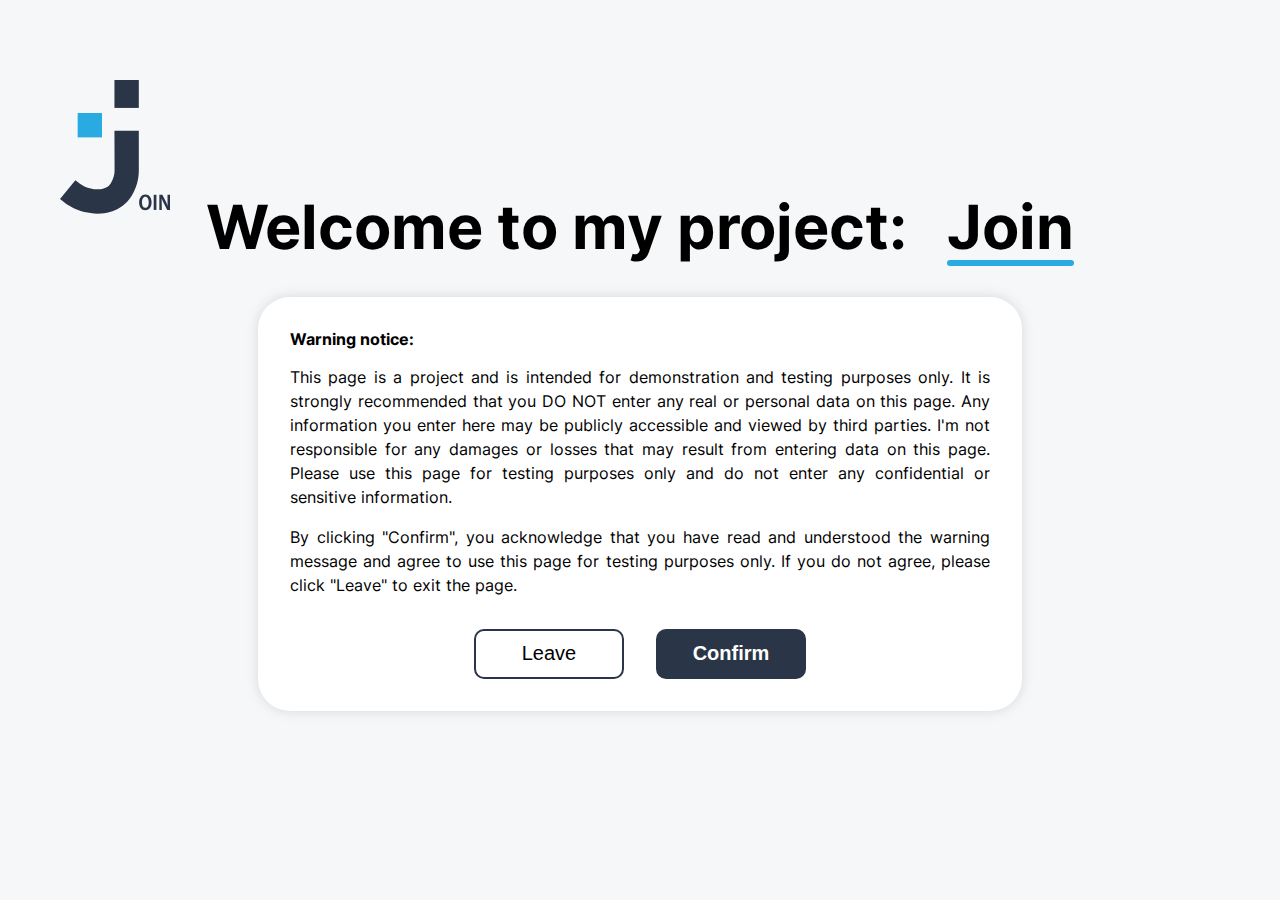
<file: index.html>
<!DOCTYPE html>
<html lang="en">

<head>
    <meta charset="UTF-8">
    <meta http-equiv="X-UA-Compatible" content="IE=edge">
    <meta name="viewport" content="width=device-width, initial-scale=1.0">
    <title>Welcome - Join</title>
    <!--Favicon-->
    <link rel="icon" type="img/png" href="img/join_logo.svg">
    <link rel="stylesheet" href="styles/style.css">
    <link rel="stylesheet" href="styles/fonts.css">
</head>

<body>
    <div class="white-background join-warning-section">
        <img src="img/join_logo.svg" alt="">
        <div class="welcome-headline">
            <h1>Welcome to my project:</h1>
            <h1 class="welcome-join-text colored-underline">Join</h1>
        </div>
        <div class="warning-text-container">
            <b>Warning notice:</b>
            <p>This page is a project and is intended for demonstration and testing purposes only. It is strongly
                recommended that you DO NOT enter any real or personal data on this page. Any information you enter here
                may be publicly accessible and viewed by third parties. I'm not responsible for any damages or losses
                that may result from entering data on this page. Please use this page for testing purposes only and do
                not enter any confidential or sensitive information.</p>
            <p>By clicking "Confirm", you acknowledge that you have read and understood the warning message and agree to
                use this page for testing purposes only. If you do not agree, please click "Leave" to exit the page.</p>
            <div class="confirm-leave-btn">
                <button class="transparent-btn" onclick="window.location.href='https://www.google.com/'">Leave</button>
                <button class="dark-btn confirm-btn"
                    onclick="window.location.href='login_sign_up.html'">Confirm</button>
            </div>
        </div>
    </div>
</body>

</html>
</file>
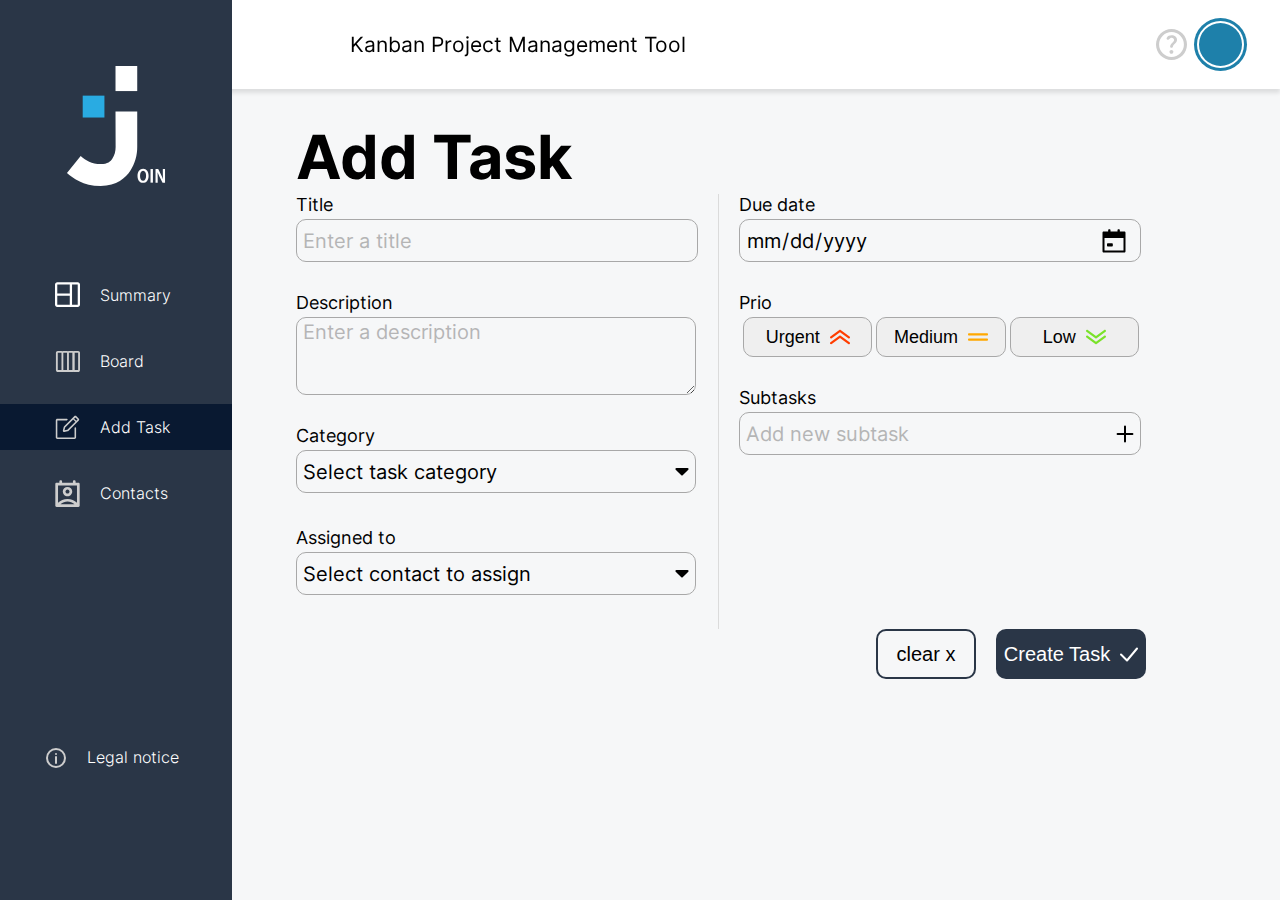
<file: add_task.html>
<!DOCTYPE html>
<html lang="en">

<head>
    <meta charset="UTF-8">
    <meta http-equiv="X-UA-Compatible" content="IE=edge">
    <meta name="viewport" content="width=device-width, initial-scale=1.0">
    <title>Join</title>
    <link rel="icon" type="img/png" href="img/join_logo.svg">
    <script src="javascript/script.js"></script>
    <script src="javascript/add_tasks.js"></script>
    <script src="javascript/create_valid_tasks.js"></script>
    <script src="templates/html_templates_add_tasks.js"></script>
    <script src="javascript/board.js"></script>
    <script src="templates/html_templates_contacts.js"></script>
    <script src="javascript/contacts.js"></script>
    <script src="javascript/validate_contacts.js"></script>
    <script src="javascript/mini_backend.js"></script>
    <link rel="stylesheet" href="styles/style.css">
    <link rel="stylesheet" href="styles/fonts.css">
    <link rel="stylesheet" href="styles/board.css">
    <link rel="stylesheet" href="styles/scrollbar.css">
    <link rel="stylesheet" href="styles/add_task.css">
    <link rel="stylesheet" href="styles/mobile_menu.css">
    <link rel="stylesheet" href="styles/contacts.css">
    <link rel="stylesheet" href="styles/contacts_overlay.css">
    <link rel="stylesheet" href="styles/contacts_media.css">
    <link rel="stylesheet" href="styles/menu.css">
</head>

<body onload="init(3), loadAndRenderData()">
    <div class="join-headline">
        <img class="headline-logo" src="img/join_logo.svg" alt="">
        <div class="join-title">
            <p>Kanban Project Management Tool</p>
        </div>
        <div class="profile-section">
            <img class="legal-notice-icon-header" src="img/legal_notice_icon.svg"
                onclick="window.location.href='legal_notice.html'">
            <img class="question-mark" src="img/question_mark.svg" onclick="window.location.href='help.html'">
            <div class="profile" id="userinitials" onclick="toggleLogOutDropDown(event)">
                <span id="userInitials"></span>
            </div>
        </div>
        <div class="drop-down-logout d-none" id="dropdownlogout" onclick="window.location.href = 'login_sign_up.html'">
            <span>Log out</span>
        </div>
    </div>
    <div class="join-menu" id="joinmenu">
        <img src="img/join_logo_menu.svg" class="join-logo-menu" alt="" onclick="window.location.href = 'summary.html'">
        <div class="menu" id="joinmenuselection">
            <div class="menu-icon-text" onclick="window.location.href='summary.html'" id="1">
                <div class="icon">
                    <img src="img/summary_icon.svg" alt="">
                </div>
                <div class="text">
                    <p>Summary</p>
                </div>
            </div>
            <div class="menu-icon-text" onclick="window.location.href='board.html'" id="2">
                <div class="icon">
                    <img src="img/board_icon.svg" alt="">
                </div>
                <div class="text">
                    <p>Board</p>
                </div>
            </div>
            <div class="menu-icon-text" onclick="window.location.href='add_task.html'" id="3">
                <div class="icon">
                    <img src="img/add_task_icon.svg" alt="">
                </div>
                <div class="text">
                    <p>Add Task</p>
                </div>
            </div>
            <div class="menu-icon-text" onclick="window.location.href='contacts.html'" id="4">
                <div class="icon">
                    <img src="img/contacts_icon.svg" alt="">
                </div>
                <div class="text">
                    <p>Contacts</p>
                </div>
            </div>
        </div>
        <div class="legal-notice" id="legalnotice">
            <div class="menu-icon-text" onclick="window.location.href = 'legal_notice.html'" id="5">
                <div class="icon legal-notice-icon">
                    <img src="img/legal_notice_icon.svg" alt="" class="contacts-icon">
                </div>
                <div class="text">
                    <p>Legal notice</p>
                </div>
            </div>
        </div>
    </div>

    <div id="mobile-menuId" class="mobile-menu ">
        <a id="mobile-buttonId1" href="summary.html">
            <img src="img/summary_icon.svg" alt="">
            <span>Summary</span>
        </a>
        <a id="mobile-buttonId2" href="board.html">
            <img src="img/board_icon.svg" alt="">
            <span>Board</span>
        </a>
        <a id="mobile-buttonId3" href="add_task.html">
            <img src="img/add_task_icon.svg" alt="">
            <span>Add Task</span>
        </a>
        <a id="mobile-buttonId4" href="contacts.html">
            <img src="img/contacts_icon.svg" alt="">
            <span>Contacts</span>
        </a>
    </div>

    <div class="container">
        <h1 class="task-headline">Add Task</h1>
        <div class="task-container">
            <div class="task-left">
                <!-- tittle input -->
                <div class="input-container">
                    <label>Title</label>
                    <div class="input-field">
                        <input id="title" type="text" placeholder="Enter a title">
                    </div>
                    <p class="required" id="required0"></p>
                </div>
                <!-- description input -->
                <div class="input-container">
                    <label>Description</label>
                    <textarea class="textarea-field" id="description" rows="3"
                        placeholder="Enter a description"></textarea>
                    <p class=" required" id="required1"></p>
                </div>
                <!-- category input -->
                <div class="input-container">
                    <label>Category</label>
                    <div class="toggle-menu">
                        <div id="toggle-menu" class="select-task-category" onclick="toggleMenuCategory('toggle-1')">
                            <div id="selected-category">Select task category</div>
                            <img src=" ./img/triangle.svg">
                        </div>
                        <div id="category-input" class="input-field d-none">
                            <input id="category-input-field" type="text" placeholder="New category name">
                            <div id="add-input" class="add-input">
                                <div id="currentColor" class="color-circle"></div>
                                <img onclick="closeInputfield('toggle-menu')" class="x" src="./img/black-x.svg">
                                <img onclick="addNewCategorytoInput(), addedCategory(), renderCategory(), closeInputfield('toggle-menu')"
                                    src="./img/tick_dark.svg">
                            </div>
                        </div>
                        <div id="toggle-1" class="selection d-none">
                            <span class="category" onclick="openInputfield('toggle-1'), renderCategoryColors()">New
                                Category</span>
                            <div id="category-container"></div>
                        </div>
                    </div>
                    <div id="color-container" class="color-container"></div>
                    <p class="required" id="required2"></p>
                </div>
                <!-- contact input -->
                <div class="input-container">
                    <label>Assigned to</label>
                    <div class="toggle-menu">
                        <div class="assigned-to" onclick="toggleMenuContacts('toggle-2')">
                            <span>Select contact to assign</span>
                            <img src="./img/triangle.svg">
                        </div>
                        <div id="toggle-2" class="selection d-none">
                            <div id="contact-container"></div>
                            <div onclick="newContact()" class="contact">
                                <span>Invite new contact</span>
                                <img src="./img/contact_dark.svg">
                            </div>
                        </div>
                    </div>
                    <div class="color-container-contact" id="inicial-circles"></div>
                    <p class="required" id="required3"></p>
                </div>
            </div>
            <div class="task-right">
                <!-- Date input -->
                <div class="input-container">
                    <label>Due date</label>
                    <div class="input-field due-date">
                        <input id="due-date" type="date" placeholder="dd/mm/yyyy">
                    </div>
                    <p class="required" id="required4"></p>
                </div>
                <!-- Prio Buttons input -->
                <div class="input-container">
                    <label>Prio</label>
                    <div class="prio-btn">
                        <button id="urgent-btn" onclick="addPrio(1)"><span>Urgent</span><img class="prio-img"
                                id="urgent-image" src="./img/prio_urgent.svg"></button>
                        <button id="medium-btn" onclick="addPrio(2)"><span>Medium</span><img class="prio-img"
                                id="medium-image" src="./img/prio_medium.svg"></button>
                        <button id="low-btn" onclick="addPrio(3)"><span>Low</span><img class="prio-img" id="low-image"
                                src="./img/prio_low.svg"></button>
                    </div>
                    <p class="required" id="required5"></p>
                </div>
                <!-- subtask input -->
                <div class="input-container">
                    <label>Subtasks</label>
                    <div class="input-field">
                        <input onclick="openSubtaskInput()" id="subtask-input" type="text"
                            placeholder="Add new subtask">
                        <img onclick="openSubtaskInput()" id="subtask-plus" src="./img/plus_dark.svg">
                        <div id="subtask-buttons" class="d-none subtask-input">
                            <img onclick="closeSubtaskInput()" class="x" src="./img/black-x.svg">
                            <img id="enter-button" onclick="addSubtasks(), renderSubtasks()" src="./img/tick_dark.svg">
                        </div>
                    </div>
                    <div id="subtasks-container"></div>
                </div>
            </div>
        </div>
        <!-- Clear and Create Buttons -->
        <div class="add-task-buttons">
            <button onclick="resetForm()" class="transparent-btn clear-btn"><span>clear
                    x</span></button>
            <button onclick="createTask()" type="submit" class="dark-btn create-btn">
                <span>Create Task</span>
                <img src="./img/tick_white.svg">
            </button>
        </div>
    </div>

    <!--ADD CONTACT-->
    <div class="add-new-contact-section d-none" id="newcontactformsection" onclick="closeForm()">
        <div class="add-new-contact-container" onclick="doNotClose(event)">
            <div class="add-new-contact-headline">
                <div class="add-new-contact-headline-height">
                    <img src="img/join_logo_menu.svg" alt="">
                    <h1>Add contact</h1>
                    <p>Tasks are better with a team!</p>
                    <div class="add-contact-border"></div>
                </div>
            </div>
            <div class="add-new-contact-form-section">
                <div class="empty-profile-picutre">
                    <img src="img/empty_profile_picture.svg" alt="">
                </div>
                <div class="add-new-contact-form">
                    <div class="close-form-btn">
                        <img src="img/close_btn.svg" alt="" onclick="closeForm()">
                    </div>
                    <div>
                        <form action="" class="input-form">
                            <div class="input-field add-contact" onclick="focusInputField(this)">
                                <input type="text" placeholder="Firstname Lastname" id="newContactName" required>
                                <img src="img/person_icon.svg" alt="">
                            </div>
                            <div class="error-message">
                                <label for="newContactName" id="nameError" style="display:none;"></label>
                            </div>
                            <div class="input-field add-contact" onclick="focusInputField(this)">
                                <input type="email" placeholder="Email" id="newContactEmail"
                                    pattern="[a-z0-9._%+-]+@[a-z0-9.-]+\.[a-z]{2,}$" required>
                                <img src="img/email_logo.svg" alt="">
                            </div>
                            <div class="error-message">
                                <label for="newContactEmail" id="emailError" style="display:none;"></label>
                            </div>
                            <div class="input-field add-contact" onclick="focusInputField(this)">
                                <input type="number" placeholder="Phone" id="newContactPhone" step="any" required>
                                <img src="img/phone_icon.svg" alt="">
                            </div>
                            <div class="error-message">
                                <label for="newContactPhone" id="phoneError" style="display:none;"></label>
                            </div>
                        </form>
                    </div>
                    <div class="form-buttons">
                        <div class="transparent-btn cancel-btn" onclick="closeForm()">
                            <p>Cancel</p>
                            <div class="cancel-btn-img"></div>
                        </div>
                        <div class="dark-btn create-contact-btn" onclick="validateTaskContacts(), renderContacts()"
                            type="submit">
                            <p>Create Contact</p>
                            <img src="img/tick_white.svg">
                        </div>
                    </div>
                </div>
            </div>
        </div>
    </div>
    <!-------------------------------------------------->
    <!-- confirmation-popup -->
    <div class="confirmation-popup">
        <p id="confirmationpopuptext"></p>
    </div>

    <!-- load files -->
    <script src="javascript/add_tasks_eventlistener.js"></script>



</body>

</html>
</file>
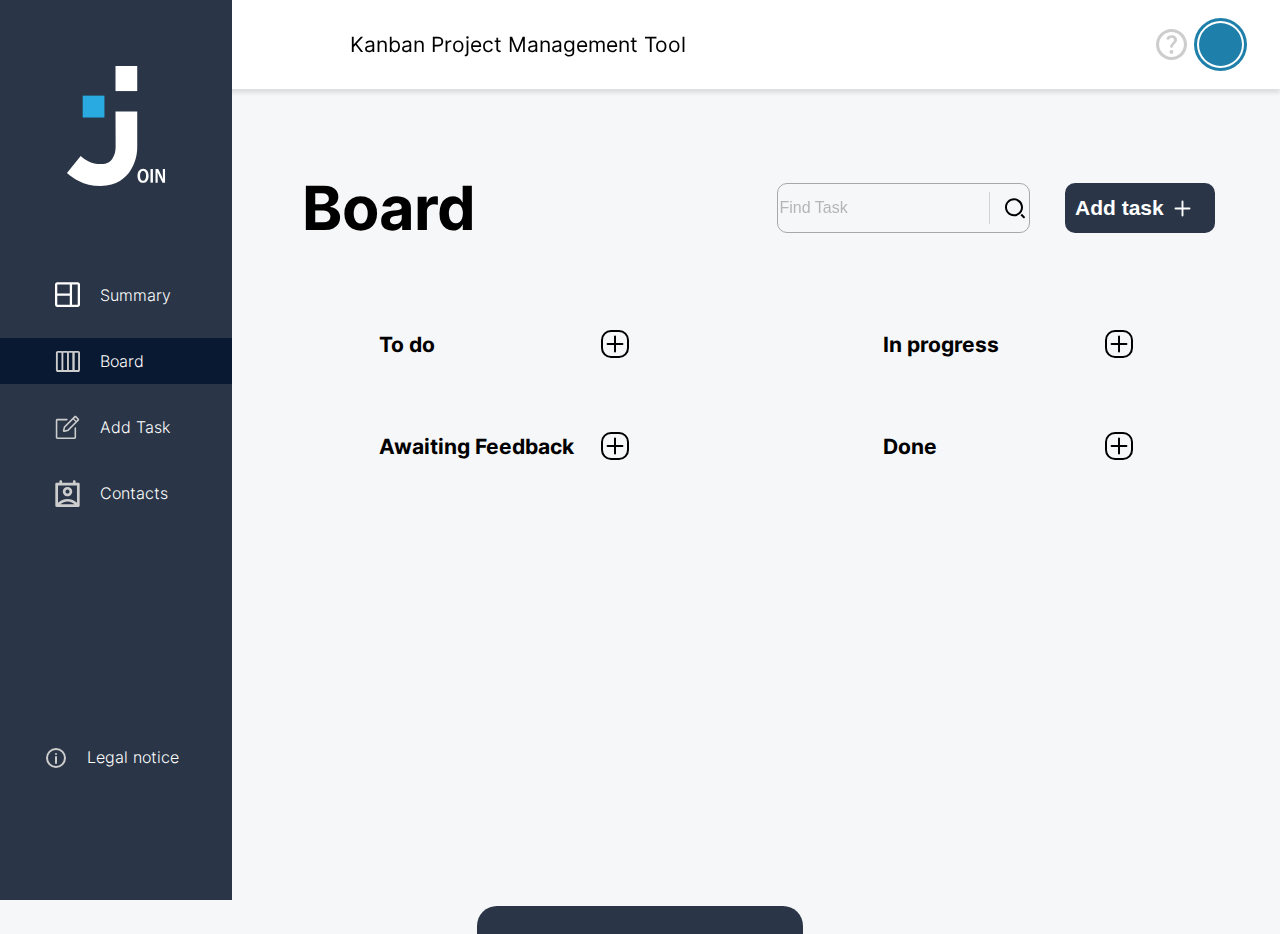
<file: board.html>
<!DOCTYPE html>
<html lang="en">

<head>
    <meta charset="UTF-8">
    <meta http-equiv="X-UA-Compatible" content="IE=edge">
    <meta name="viewport" content="width=device-width, initial-scale=1.0">
    <title>Join</title>
    <!--Favicon-->
    <link rel="icon" type="img/png" href="img/join_logo.svg">
    <script src="javascript/script.js"></script>
    <script src="javascript/board_overlays.js"></script>
    <script src="javascript/board.js"></script>
    <script src="javascript/dragdrop.js"></script>
    <script src="javascript/edit_task.js"></script>
    <script src="templates/html_templates_add_tasks.js"></script>
    <script src="templates/html_templates_board.js"></script>
    <script src="javascript/add_tasks.js"></script>
    <script src="javascript/create_valid_tasks.js"></script>
    <script src="javascript/mini_backend.js"></script>
    <link rel="stylesheet" href="styles/style.css">
    <link rel="stylesheet" href="styles/fonts.css">
    <link rel="stylesheet" href="styles/contacts.css">
    <link rel="stylesheet" href="styles/board.css">
    <link rel="stylesheet" href="styles/board_responsive.css">
    <link rel="stylesheet" href="styles/scrollbar.css">
    <link rel="stylesheet" href="styles/add_task.css">
    <link rel="stylesheet" href="styles/mobile_menu.css">

    <link rel="stylesheet" href="styles/menu.css">

</head>

<body id="bodyBordId" onload="init(2), loadAllDataForTheBord()" onresize=" checkWindowInnerScreenForDragAndDrog(),
    clearInputSearchingByResize()">
    <div class="join-headline">
        <img class="headline-logo" src="img/join_logo.svg">
        <div class="join-title">
            <p>Kanban Project Management Tool</p>
        </div>
        <div class="profile-section">
            <img class="legal-notice-icon-header" src="img/legal_notice_icon.svg"
                onclick="window.location.href='legal_notice.html'">
            <img class="question-mark" src="img/question_mark.svg" onclick="window.location.href='help.html'">
            <div class="profile" id="userinitials" onclick="toggleLogOutDropDown(event)">
                <span id="userInitials"></span>
            </div>
        </div>
        <div class="drop-down-logout d-none" id="dropdownlogout" onclick="window.location.href = 'login_sign_up.html'">
            <span>Log out</span>
        </div>
    </div>
    <div class="join-menu" id="joinmenu">
        <img src="img/join_logo_menu.svg" class="join-logo-menu" alt="" onclick="window.location.href = 'summary.html'">
        <div class="menu" id="joinmenuselection">
            <div class="menu-icon-text" onclick="window.location.href='summary.html'" id="1">
                <div class="icon">
                    <img src="img/summary_icon.svg" alt="">
                </div>
                <div class="text">
                    <p>Summary</p>
                </div>
            </div>
            <div class="menu-icon-text" onclick="window.location.href='board.html'" id="2">
                <div class="icon">
                    <img src="img/board_icon.svg" alt="">
                </div>
                <div class="text">
                    <p>Board</p>
                </div>
            </div>
            <div class="menu-icon-text" onclick="window.location.href='add_task.html'" id="3">
                <div class="icon">
                    <img src="img/add_task_icon.svg" alt="">
                </div>
                <div class="text">
                    <p>Add Task</p>
                </div>
            </div>
            <div class="menu-icon-text" onclick="window.location.href='contacts.html'" id="4">
                <div class="icon">
                    <img src="img/contacts_icon.svg" alt="">
                </div>
                <div class="text">
                    <p>Contacts</p>
                </div>
            </div>
        </div>
        <div class="legal-notice" id="legalnotice">
            <div class="menu-icon-text" onclick="window.location.href = 'legal_notice.html'" id="5">
                <div class="icon legal-notice-icon">
                    <img src="img/legal_notice_icon.svg" alt="" class="contacts-icon">
                </div>
                <div class="text">
                    <p>Legal notice</p>
                </div>
            </div>
        </div>
    </div>

    <div id="mobile-menuId" class="mobile-menu ">
        <a id="mobile-buttonId1" href="summary.html">
            <img src="img/summary_icon.svg" alt="">
            <span>Summary</span>
        </a>
        <a id="mobile-buttonId2" href="board.html">
            <img src="img/board_icon.svg" alt="">
            <span>Board</span>
        </a>
        <a id="mobile-buttonId3" href="add_task.html">
            <img src="img/add_task_icon.svg" alt="">
            <span>Add Task</span>
        </a>
        <a id="mobile-buttonId4" href="contacts.html">
            <img src="img/contacts_icon.svg" alt="">
            <span>Contacts</span>
        </a>
    </div>

    <div class="main-container">
        <div class="headline-container">
            <h1>Board</h1>
            <div class="headline-right">
                <div id="search-input-desktopviewId" class="input-field-search-on-board">
                    <input id="input-searchingId1" type="text" placeholder="Find Task"
                        onkeyup="filterTasksBySearching(1)">
                    <img src="img/search-logo.svg" alt="">
                </div>
                <button onclick="openAddTaskDialogBord(), setStatusByOnclick('toDo')" class="dark-btn add-task-button">
                    <p>Add task</p>
                    <div class="plus-icon">
                        <img src="img/plus.svg" alt="">
                    </div>
                </button>
            </div>
        </div>
        <div class="headline-mobile-searching">
            <div class="input-field-search-on-board "> <!-- search Input in mobile version -->
                <input id="input-searchingId2" type="text" placeholder="Find Task" onkeyup="filterTasksBySearching(2)">
                <img src="img/search-logo.svg" alt="">
            </div>
        </div>
        <div class="tasks-maincontainer-bord">
            <div class="bord-content-left">
                <div class="status-container-bord" ondragover="allowDrop( event, 'toDoId')" ondrop="moveTo('toDo')"
                    ondragleave="onDragLeave('toDoId')">
                    <div class=" to-do-headline-bord">
                        <h2>To do</h2>
                        <button onclick="openAddTaskDialogBord(), setStatusByOnclick('toDo')" class="tasks-bord-btn">
                            <img class="tasks-bord-plus" src="img/plus.svg" alt="">
                        </button>
                    </div>
                    <div class="status-container-bord-content" id="toDoId">
                        <!-- here  renderings from status = todos -->
                    </div>
                    <div id="emty-div-todo" class="emty-div d-none"></div>
                </div>
                <div class="status-container-bord" ondragover="allowDrop(event, 'toProgressId')"
                    ondrop="moveTo('toProgress')" ondragleave="onDragLeave('toProgressId')">
                    <div class="to-do-headline-bord">
                        <h2>In progress</h2>
                        <button onclick="openAddTaskDialogBord(), setStatusByOnclick('toProgress')"
                            class="tasks-bord-btn">
                            <img class="tasks-bord-plus" src="img/plus.svg" alt="">
                        </button>
                    </div>
                    <div class="status-container-bord-content" id="toProgressId">
                        <!-- here  renderings from status = inprogress -->
                    </div>
                    <div id="emty-div-toprogress" class="emty-div d-none"></div>
                </div>
            </div>
            <div class="bord-content-right">
                <div class="status-container-bord" ondragover="allowDrop(event, 'awaitingFeedbackId')"
                    ondrop="moveTo('awaitingFeedback')" ondragleave="onDragLeave('awaitingFeedbackId')">
                    <div class="to-do-headline-bord">
                        <h2>Awaiting Feedback</h2>
                        <button onclick="openAddTaskDialogBord(), setStatusByOnclick('awaitingFeedback')"
                            class="tasks-bord-btn">
                            <img class="tasks-bord-plus" src="img/plus.svg" alt="">
                        </button>
                    </div>
                    <div class="status-container-bord-content" id="awaitingFeedbackId">
                        <!-- here  renderings from status = awaitingfeedback -->
                    </div>
                    <div id="emty-div-awaiting" class="emty-div d-none"></div>
                </div>
                <div class="status-container-bord" ondragover="allowDrop(event, 'doneId')" ondrop="moveTo('done')"
                    ondragleave="onDragLeave('doneId')">
                    <div class="to-do-headline-bord">
                        <h2>Done</h2>
                        <button onclick="openAddTaskDialogBord(), setStatusByOnclick('done')" class="tasks-bord-btn">
                            <img class="tasks-bord-plus" src="img/plus.svg" alt="">
                        </button>
                    </div>
                    <div class="status-container-bord-content" id="doneId">
                        <!-- here  renderings from status = done -->
                    </div>
                    <div id="emty-div-done" class="emty-div d-none"></div>
                </div>
            </div>
        </div>
    </div>
    </div>
    <!-- overlay + addTask Dialog -->
    <div onclick="slideOutAddTaskDialogBord()" id="overlay-bord-addTaskId" class="overlay-dialog-center d-none">
        <div onclick="doNotClose(event)" id="add-task-bordId"
            class="add-task-dialog-bord dialog-design slide-in-right-add-task">
            <div class="x-btn-div">
                <img onclick="slideOutAddTaskDialogBord()" class="x-btn" src="img/black-x.svg">
            </div>
            <div class="add-task-content">
                <div id="add-task-contentId"> </div>
            </div>
        </div>
    </div>
    <!-- overlay + Task Overview -->
    <div onclick="slideOutTaskOverviewDialogBoard()" id="overlay-bord-taskoverviewId"
        class="overlay-dialog-center d-none ">
        <div onclick="doNotClose(event)" id="taskoverview-bordId"
            class="task-overview-bord dialog-design slide-in-right-task-overview">
            <div class="x-btn-div">
                <img onclick="slideOutTaskOverviewDialogBoard()" class="x-btn" src="img/black-x.svg">
            </div>
            <!-- by click on a Task it open a overview window -->
            <div id="task-overviewId" class="task-overview-container">
            </div>
        </div>
    </div>
    <!-- delete Task Popup   -->
    <div onclick="slideOutDeleteTaskPopup()" id="overlay-delete-taskId"
        class="overlay-dialog-center overlay-shadow  d-none ">
        <div id="delete-task-pupupId" class="delete-task-popup slide-in-right-task-overview"
            onclick="doNotClose(event)">
        </div>
    </div>
    <!-- confirmation-popup -->
    <div class="confirmation-popup">
        <p id="confirmationpopuptext"></p>
    </div>
</body>

</html>
</file>
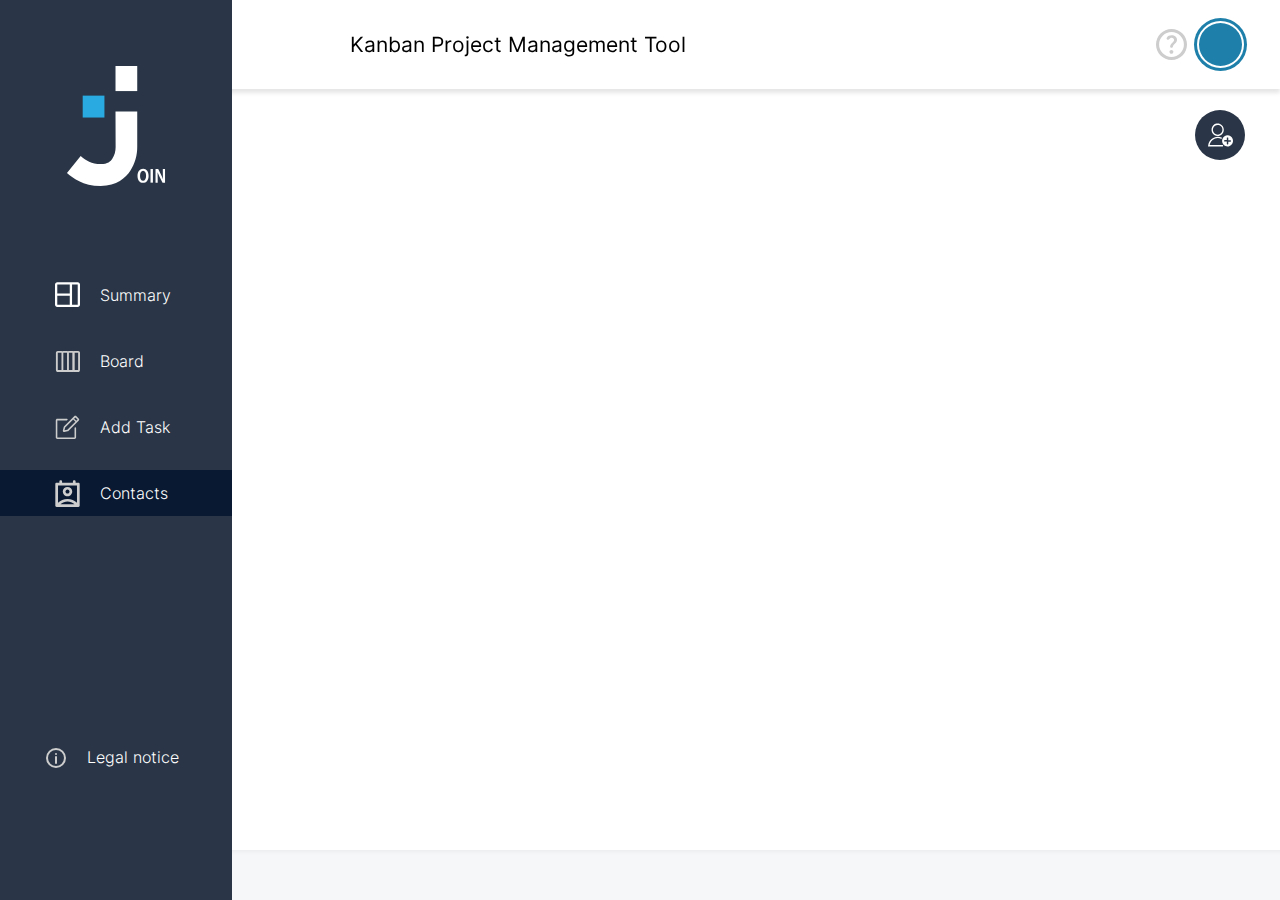
<file: contacts.html>
<!DOCTYPE html>
<html lang="en">

<head>
    <meta charset="UTF-8">
    <meta http-equiv="X-UA-Compatible" content="IE=edge">
    <meta name="viewport" content="width=device-width, initial-scale=1.0">
    <script src="javascript/script.js"></script>
    <script src="javascript/mini_backend.js"></script>
    <script src="templates/html_templates_contacts.js"></script>
    <script src="javascript/validate_contacts.js"></script>
    <script src="javascript/contacts.js"></script>
    <script src="javascript/add_tasks.js"></script>
    <script src="javascript/create_valid_tasks.js"></script>
    <script src="templates/html_templates_add_tasks.js"></script>
    <script src="javascript/edit_task.js"></script>
    <link rel="icon" type="img/png" href="img/join_logo.svg">
    <link rel="stylesheet" href="styles/style.css">
    <link rel="stylesheet" href="styles/contacts.css">
    <link rel="stylesheet" href="styles/contacts_overlay.css">
    <link rel="stylesheet" href="styles/contacts_media.css">
    <link rel="stylesheet" href="styles/mobile_menu.css">
    <link rel="stylesheet" href="styles/scrollbar.css">
    <link rel="stylesheet" href="styles/add_task.css">
    <link rel="stylesheet" href="styles/menu.css">
    <link rel="stylesheet" href="styles/board.css">
    <link rel="stylesheet" href="styles/add_task_overlay_responsive.css">
    <link rel="stylesheet" href="styles/fonts.css">



    <title>Contacts</title>
</head>

<body onload="init(4), loadContacts()" id="bodyBordId">
    <div class="join-headline">
        <img class="headline-logo" src="img/join_logo.svg" alt="">
        <div class="join-title">
            <p>Kanban Project Management Tool</p>
        </div>
        <div class="profile-section">
            <img class="legal-notice-icon-header" src="img/legal_notice_icon.svg"
                onclick="window.location.href='legal_notice.html'">
            <img class="question-mark" src="img/question_mark.svg" onclick="window.location.href='help.html'">
            <div class="profile" id="userinitials" onclick="toggleLogOutDropDown(event)">
                <span id="userInitials"></span>
            </div>
        </div>
        <div class="drop-down-logout d-none" id="dropdownlogout" onclick="window.location.href = 'login_sign_up.html'">
            <span>Log out</span>
        </div>
    </div>
    <div class="join-menu" id="joinmenu">
        <img src="img/join_logo_menu.svg" class="join-logo-menu" alt="" onclick="window.location.href = 'summary.html'">
        <div class="menu" id="joinmenuselection">
            <div class="menu-icon-text" onclick="window.location.href='summary.html'" id="1">
                <div class="icon">
                    <img src="img/summary_icon.svg" alt="">
                </div>
                <div class="text">
                    <p>Summary</p>
                </div>
            </div>
            <div class="menu-icon-text" onclick="window.location.href='board.html'" id="2">
                <div class="icon">
                    <img src="img/board_icon.svg" alt="">
                </div>
                <div class="text">
                    <p>Board</p>
                </div>
            </div>
            <div class="menu-icon-text" onclick="window.location.href='add_task.html'" id="3">
                <div class="icon">
                    <img src="img/add_task_icon.svg" alt="">
                </div>
                <div class="text">
                    <p>Add Task</p>
                </div>
            </div>
            <div class="menu-icon-text" onclick="window.location.href='contacts.html'" id="4">
                <div class="icon">
                    <img src="img/contacts_icon.svg" alt="">
                </div>
                <div class="text">
                    <p>Contacts</p>
                </div>
            </div>
        </div>
        <div class="legal-notice" id="legalnotice">
            <div class="menu-icon-text" onclick="window.location.href = 'legal_notice.html'" id="5">
                <div class="icon legal-notice-icon">
                    <img src="img/legal_notice_icon.svg" alt="" class="contacts-icon">
                </div>
                <div class="text">
                    <p>Legal notice</p>
                </div>
            </div>
        </div>
    </div>

    <div id="mobile-menuId" class="mobile-menu ">
        <a id="mobile-buttonId1" href="summary.html">
            <img src="img/summary_icon.svg" alt="">
            <span>Summary</span>
        </a>
        <a id="mobile-buttonId2" href="board.html">
            <img src="img/board_icon.svg" alt="">
            <span>Board</span>
        </a>
        <a id="mobile-buttonId3" href="add_task.html">
            <img src="img/add_task_icon.svg" alt="">
            <span>Add Task</span>
        </a>
        <a id="mobile-buttonId4" href="contacts.html">
            <img src="img/contacts_icon.svg" alt="">
            <span>Contacts</span>
        </a>
    </div>

    <div class="contacts-section" id="contactsection">
        <div class="contact-list" id="contactlist"></div>
        <div class="contact-info-section">
            <div class="close-contact-info-section" onclick="hideContactInfo()">
                <img src="img/black-x.svg" alt="">
            </div>
            <div class="contact-info-headline-section" id="contactinfoheadline">
                <div class="contact-info-headline">
                    <h1>Contacts</h1>
                    <div class="border"></div>
                    <p>Better with a team</p>
                </div>
            </div>
            <div class="contact-info" id="contactinfo"></div>
        </div>
        <div class="dark-btn new-contact pos-fixed" onclick="newContact()" id="newcontactbtn">
            <p>New Contact</p>
            <img src="img/new_contact_icon.svg" alt="">
        </div>
        <div class="dark-btn new-contact pos-fixed-responsive" onclick="newContact()" id="newcontactbtn">
            <img src="img/new_contact_icon.svg" alt="">
        </div>
    </div>
    <!--overlay + addTask Dialog-->
    <div onclick="slideOutAddTaskDialogBord()" id="overlay-bord-addTaskId" class="overlay-dialog-center d-none">
        <div onclick="doNotClose(event)" id="add-task-bordId"
            class="add-task-dialog-bord dialog-design slide-in-right-add-task">
            <div class="x-btn-div">
                <img onclick="slideOutAddTaskDialogBord()" class="x-btn" src="img/black-x.svg">
            </div>
            <div class="add-task-content">
                <div id="add-task-contact-contentId"></div>
            </div>
        </div>
    </div>
    </div>
    <!--ADD CONTACT-->
    <div class="add-new-contact-section d-none" id="newcontactformsection" onclick="closeForm()">
        <div class="add-new-contact-container" onclick="doNotClose(event)">
            <div class="add-new-contact-headline">
                <div class="close-form-btn-responsive" onclick="closeForm()">
                    <img class="close-form-btn-responsive-img" src="img/close_btn_responsive.svg" alt="">
                </div>
                <div class="add-new-contact-headline-height">
                    <img src="img/join_logo_menu.svg" alt="">
                    <h1>Add contact</h1>
                    <p>Tasks are better with a team!</p>
                    <div class="add-contact-border"></div>
                </div>
            </div>
            <div class="add-new-contact-form-section">
                <div class="empty-profile-picutre">
                    <img src="img/empty_profile_picture.svg" alt="">
                </div>
                <div class="add-new-contact-form">
                    <div class="close-form-btn">
                        <img src="img/close_btn.svg" alt="" onclick="closeForm()">
                    </div>
                    <div>
                        <form action="" class="input-form">
                            <div class="input-field add-contact add-contact-responsive" onclick="focusInputField(this)">
                                <input type="text" placeholder="Firstname Lastname" id="newContactName" required>
                                <img src="img/person_icon.svg" alt="">
                            </div>
                            <div class="error-message">
                                <label for="newContactName" id="nameError" style="display:none;"></label>
                            </div>
                            <div class="input-field add-contact add-contact-responsive" onclick="focusInputField(this)">
                                <input type="email" placeholder="Email" id="newContactEmail"
                                    pattern="[a-z0-9._%+-]+@[a-z0-9.-]+\.[a-z]{2,}$" required>
                                <img src="img/email_logo.svg" alt="">
                            </div>
                            <div class="error-message">
                                <label for="newContactEmail" id="emailError" style="display:none;"></label>
                            </div>
                            <div class="input-field add-contact add-contact-responsive" onclick="focusInputField(this)">
                                <input type="number" placeholder="Phone" id="newContactPhone" step="any" required>
                                <img src="img/phone_icon.svg" alt="">
                            </div>
                            <div class="error-message">
                                <label for="newContactPhone" id="phoneError" style="display:none;"></label>
                            </div>
                        </form>
                    </div>
                    <div class="form-buttons">
                        <div class="transparent-btn cancel-btn" onclick="closeForm()">
                            <p>Cancel</p>
                            <div class="cancel-btn-img"></div>
                        </div>
                        <div class="dark-btn create-contact-btn" onclick="createNewContact()" type="submit">
                            <p>Create Contact</p>
                            <img src="img/tick_white.svg" alt="">
                        </div>
                    </div>
                </div>
            </div>
        </div>
    </div>
    <!-------------------------------------------------->
    <!--EDIT CONTACT-->
    <div class="add-new-contact-section edit-contact-section d-none" id="editcontactformsection"
        onclick="closeEditContactForm()">
        <div class="add-new-contact-container edit-contact-container" onclick="doNotClose(event)">
            <div class="add-new-contact-headline">
                <div class="close-form-btn-responsive">
                    <img class="close-form-btn-responsive-img" src="img/close_btn_responsive.svg" alt=""
                        onclick="closeEditContactForm()">
                </div>
                <div class="add-new-contact-headline-height">
                    <img src="img/join_logo_menu.svg" alt="">
                    <h1>Edit Contact</h1>
                    <p>Tasks are better with a team!</p>
                    <div class="add-contact-border"></div>
                </div>
            </div>
            <div class="add-new-contact-form-section">
                <div class="empty-profile-picutre" id="profileofcontact">
                    <img src="img/empty_profile_picture.svg" alt="">
                </div>
                <div class="add-new-contact-form">
                    <div class="close-form-btn">
                        <img src="img/close_btn.svg" alt="" onclick="closeEditContactForm()">
                    </div>
                    <div>
                        <form action="" class="input-form">
                            <div class="input-field add-contact add-contact-responsive" onclick="focusInputField(this)">
                                <input type="text" placeholder="Full Name" id="editContactName" required>
                                <img src="img/person_icon.svg" alt="">
                            </div>
                            <div class="error-message">
                                <label for="editContactName" id="editNameError" style="display:none;"></label>
                            </div>
                            <div class="input-field add-contact add-contact-responsive" onclick="focusInputField(this)">
                                <input type="email" placeholder="Email" id="editContactEmail"
                                    pattern="[a-z0-9._%+-]+@[a-z0-9.-]+\.[a-z]{2,}$" required>
                                <img src="img/email_logo.svg" alt="">
                            </div>
                            <div class="error-message">
                                <label for="editContactEmail" id="editEmailError" style="display:none;"></label>
                            </div>
                            <div class="input-field add-contact add-contact-responsive" onclick="focusInputField(this)">
                                <input type="number" placeholder="Phone" id="editContactPhone" step="any" required>
                                <img src="img/phone_icon.svg" alt="">
                            </div>
                            <div class="error-message">
                                <label for="editContactPhone" id="editPhoneError" style="display:none;"></label>
                            </div>
                        </form>
                    </div>
                    <div class="form-buttons">
                        <div class="transparent-btn cancel-btn" onclick="closeEditContactForm()">
                            <p>Cancel</p>
                            <div class="cancel-btn-img"></div>
                        </div>
                        <div class="dark-btn create-contact-btn" onclick="validateEditContact()" type="submit">
                            <p>Save</p>
                        </div>
                    </div>
                </div>
            </div>
        </div>
    </div>
    <!-------------------------------------------------->
    <div class="delete-popup-section d-none" id="deletenotification" onclick="closeDeletePopup()"></div>
    <div class="confirmation-popup">
        <p id="confirmationpopuptext"></p>
    </div>
</body>

</html>
</file>
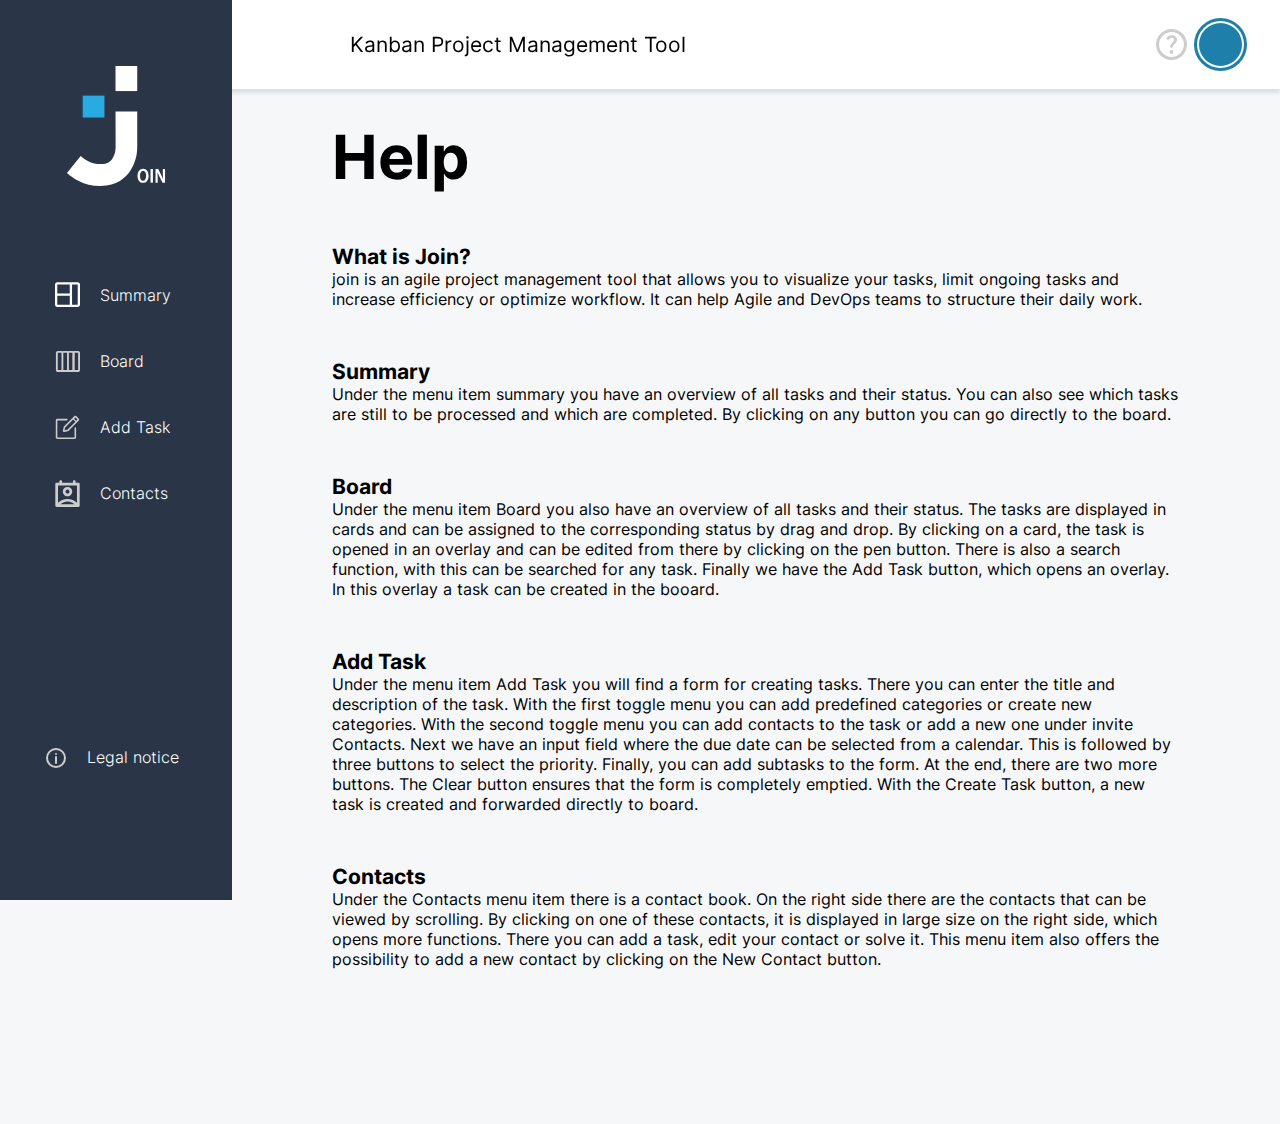
<file: help.html>
<!DOCTYPE html>
<html lang="en">

<head>
    <meta charset="UTF-8">
    <meta http-equiv="X-UA-Compatible" content="IE=edge">
    <meta name="viewport" content="width=device-width, initial-scale=1.0">
    <title>Join</title>
    <link rel="icon" type="img/png" href="img/join_logo.svg">
    <script src="javascript/script.js"></script>
    <script src="javascript/mini_backend.js"></script>
    <script src="javascript/summary.js"></script>
    <script src="javascript/contacts.js"></script>
    <script src="javascript/login_sign_up.js"></script>
    <link rel="stylesheet" href="styles/scrollbar.css">
    <link rel="stylesheet" href="styles/help.css">
    <link rel="stylesheet" href="styles/style.css">
    <link rel="stylesheet" href="styles/menu.css">
    <link rel="stylesheet" href="styles/fonts.css">
    <link rel="stylesheet" href="styles/mobile_menu.css">
</head>

<body onload="init(0)">
    <div class="join-headline">
        <img class="headline-logo" src="img/join_logo.svg" alt="">
        <div class="join-title">
            <p>Kanban Project Management Tool</p>
        </div>
        <div class="profile-section">
            <img class="legal-notice-icon-header" src="img/legal_notice_icon.svg"
                onclick="window.location.href='legal_notice.html'">
            <img class="question-mark" src="img/question_mark.svg" onclick="window.location.href='help.html'">
            <div class="profile" id="userinitials" onclick="toggleLogOutDropDown(event)">
                <span id="userInitials"></span>
            </div>
        </div>
        <div class="drop-down-logout d-none" id="dropdownlogout" onclick="window.location.href = 'login_sign_up.html'">
            <span>Log out</span>
        </div>
    </div>
    <div class="join-menu" id="joinmenu">
        <img src="img/join_logo_menu.svg" class="join-logo-menu" alt="" onclick="window.location.href = 'summary.html'">
        <div class="menu" id="joinmenuselection">
            <div class="menu-icon-text" onclick="window.location.href='summary.html'" id="1">
                <div class="icon">
                    <img src="img/summary_icon.svg" alt="">
                </div>
                <div class="text">
                    <p>Summary</p>
                </div>
            </div>
            <div class="menu-icon-text" onclick="window.location.href='board.html'" id="2">
                <div class="icon">
                    <img src="img/board_icon.svg" alt="">
                </div>
                <div class="text">
                    <p>Board</p>
                </div>
            </div>
            <div class="menu-icon-text" onclick="window.location.href='add_task.html'" id="3">
                <div class="icon">
                    <img src="img/add_task_icon.svg" alt="">
                </div>
                <div class="text">
                    <p>Add Task</p>
                </div>
            </div>
            <div class="menu-icon-text" onclick="window.location.href='contacts.html'" id="4">
                <div class="icon">
                    <img src="img/contacts_icon.svg" alt="">
                </div>
                <div class="text">
                    <p>Contacts</p>
                </div>
            </div>
        </div>
        <div class="legal-notice" id="legalnotice">
            <div class="menu-icon-text" onclick="window.location.href = 'legal_notice.html'" id="5">
                <div class="icon legal-notice-icon">
                    <img src="img/legal_notice_icon.svg" alt="" class="contacts-icon">
                </div>
                <div class="text">
                    <p>Legal notice</p>
                </div>
            </div>
        </div>
    </div>

    <div id="mobile-menuId" class="mobile-menu ">
        <a id="mobile-buttonId1" href="summary.html">
            <img src="img/summary_icon.svg" alt="">
            <span>Summary</span>
        </a>
        <a id="mobile-buttonId2" href="board.html">
            <img src="img/board_icon.svg" alt="">
            <span>Board</span>
        </a>
        <a id="mobile-buttonId3" href="add_task.html">
            <img src="img/add_task_icon.svg" alt="">
            <span>Add Task</span>
        </a>
        <a id="mobile-buttonId4" href="contacts.html">
            <img src="img/contacts_icon.svg" alt="">
            <span>Contacts</span>
        </a>
    </div>

    <div class="main-container">
        <div class="help-container">
            <h1>Help</h1>
            <h2>What is Join?</h2>
            <span>join is an agile project management tool that allows you to visualize your tasks, limit ongoing tasks
                and
                increase efficiency or optimize workflow. It can help Agile and DevOps teams to structure their daily
                work.</span>
            <h2>Summary</h2>
            <span>Under the menu item summary you have an overview of all tasks and their status. You can also see which
                tasks
                are still to be processed and which are completed. By clicking on any button you can go directly to the
                board.</span>
            <h2>Board</h2>
            <span>Under the menu item Board you also have an overview of all tasks and their status. The tasks are
                displayed
                in cards and can be assigned to the corresponding status by drag and drop. By clicking on a card, the
                task
                is opened in an overlay and can be edited from there by clicking on the pen button. There is also a
                search
                function, with this can be searched for any task. Finally we have the Add Task button, which opens an
                overlay. In this overlay a task can be created in the booard.
            </span>
            <h2>Add Task</h2>
            <span>Under the menu item Add Task you will find a form for creating tasks. There you can enter the title
                and
                description of the task. With the first toggle menu you can add predefined categories or create new
                categories. With the second toggle menu you can add contacts to the task or add a new one under invite
                Contacts. Next we have an input field where the due date can be selected from a calendar. This is
                followed
                by three buttons to select the priority. Finally, you can add subtasks to the form. At the end, there
                are
                two more buttons. The Clear button ensures that the form is completely emptied. With the Create Task
                button,
                a new task is created and forwarded directly to board.
            </span>
            <h2>Contacts</h2>
            <span>Under the Contacts menu item there is a contact book. On the right side there are the contacts that
                can be
                viewed by scrolling. By clicking on one of these contacts, it is displayed in large size on the right
                side,
                which opens more functions. There you can add a task, edit your contact or solve it. This menu item also
                offers the possibility to add a new contact by clicking on the New Contact button.
            </span>
        </div>




    </div>



</body>

</html>
</file>
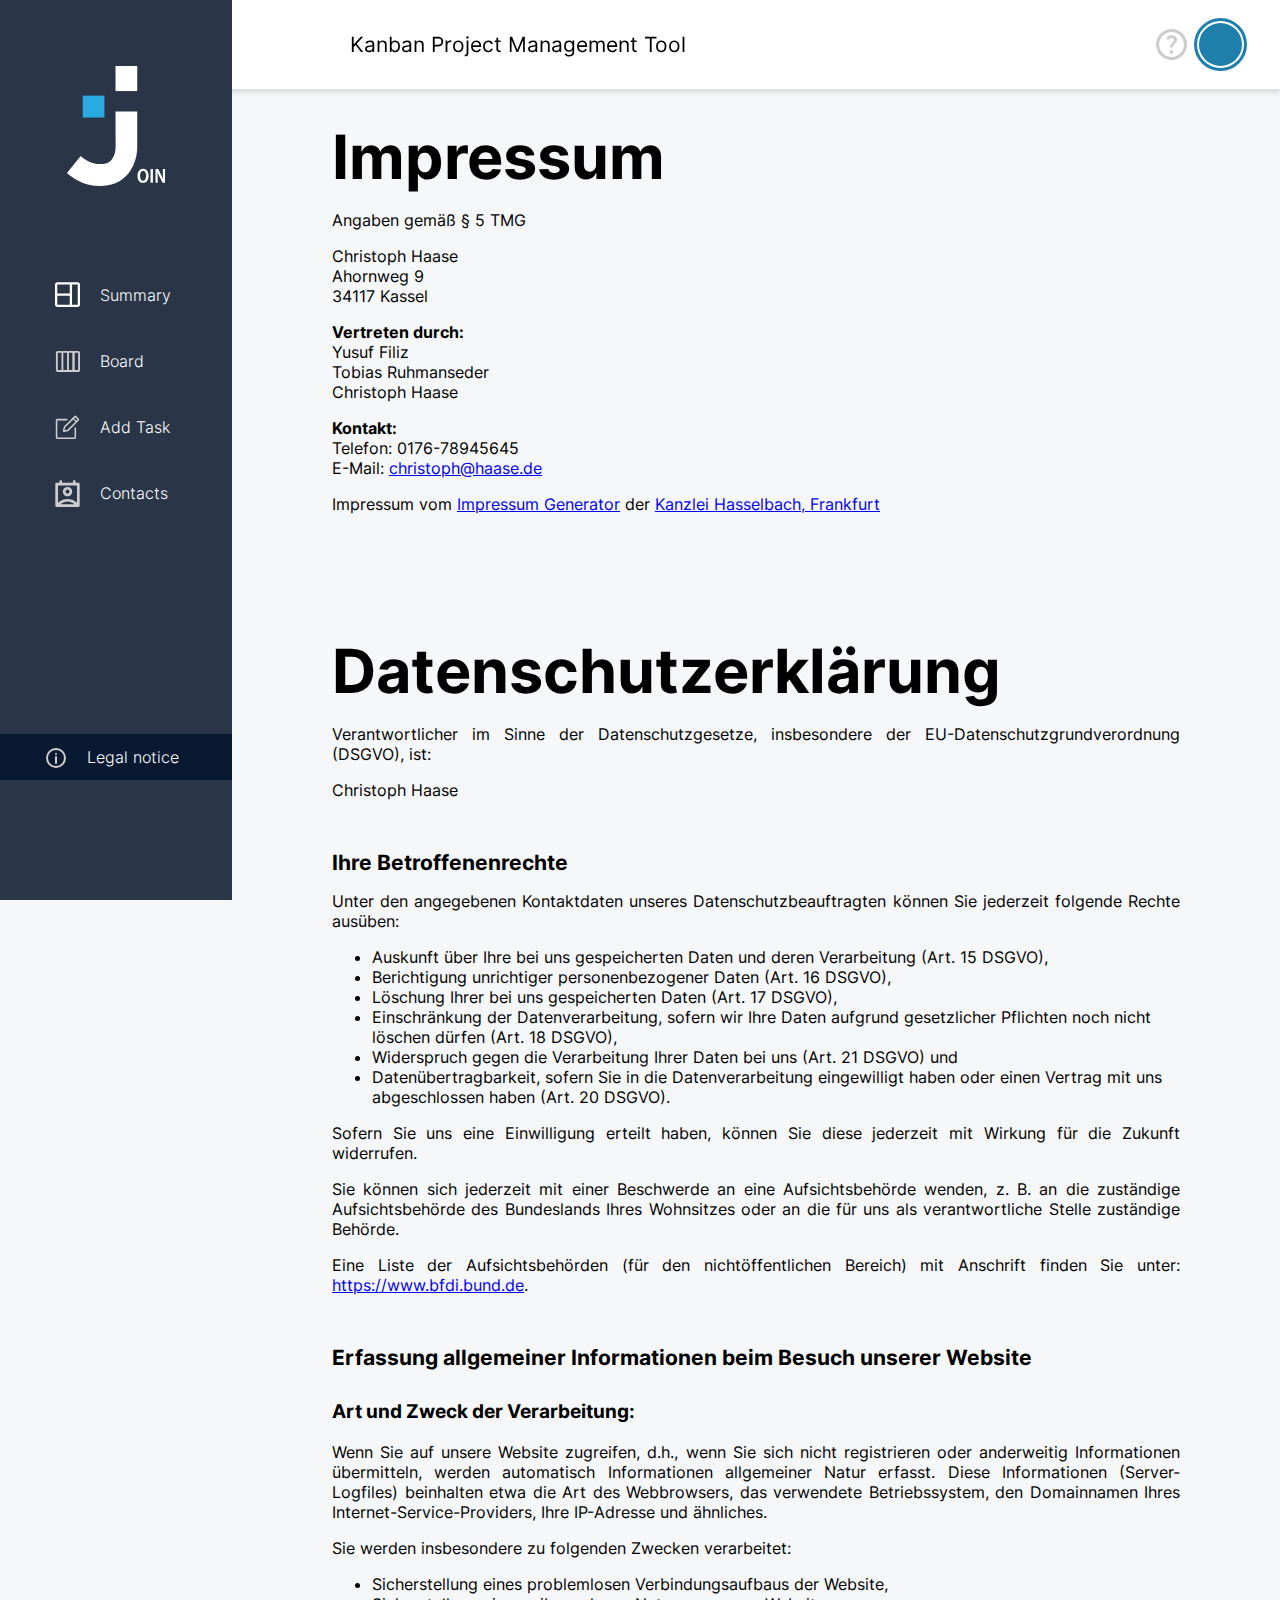
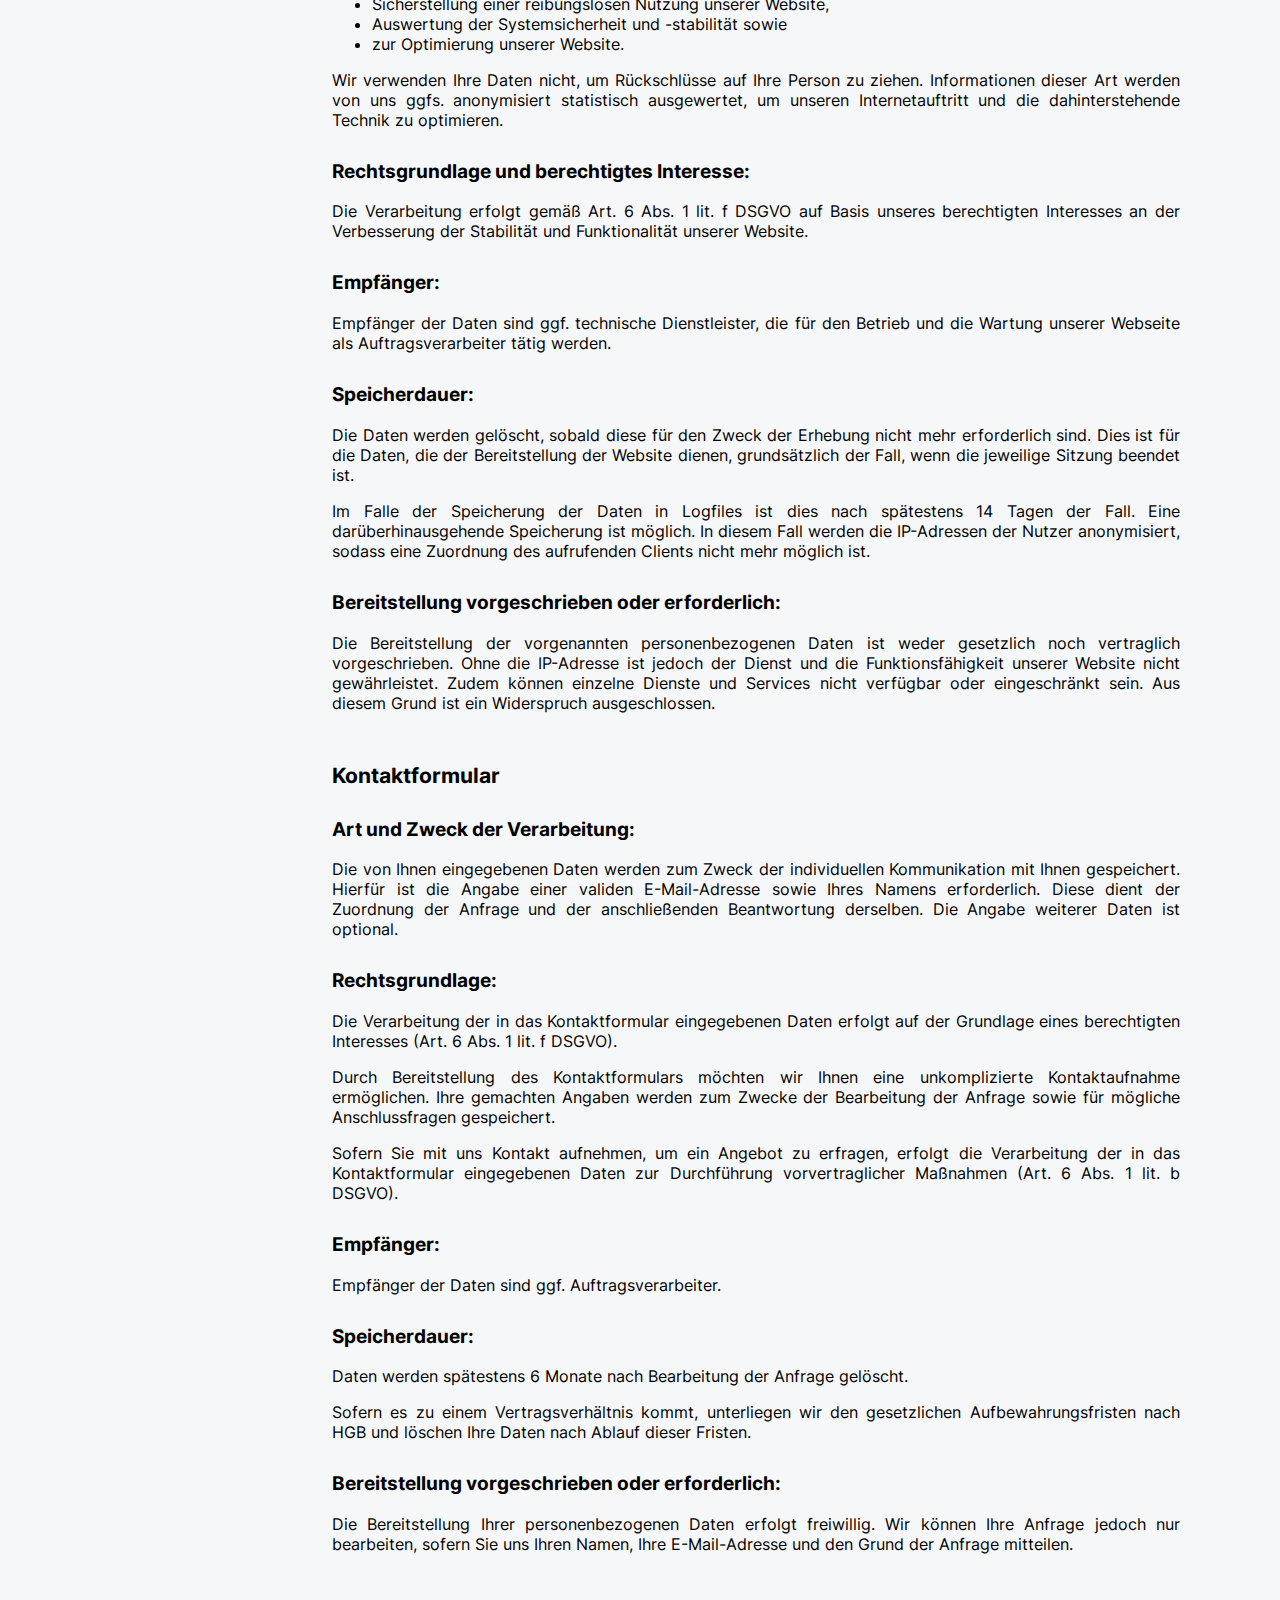
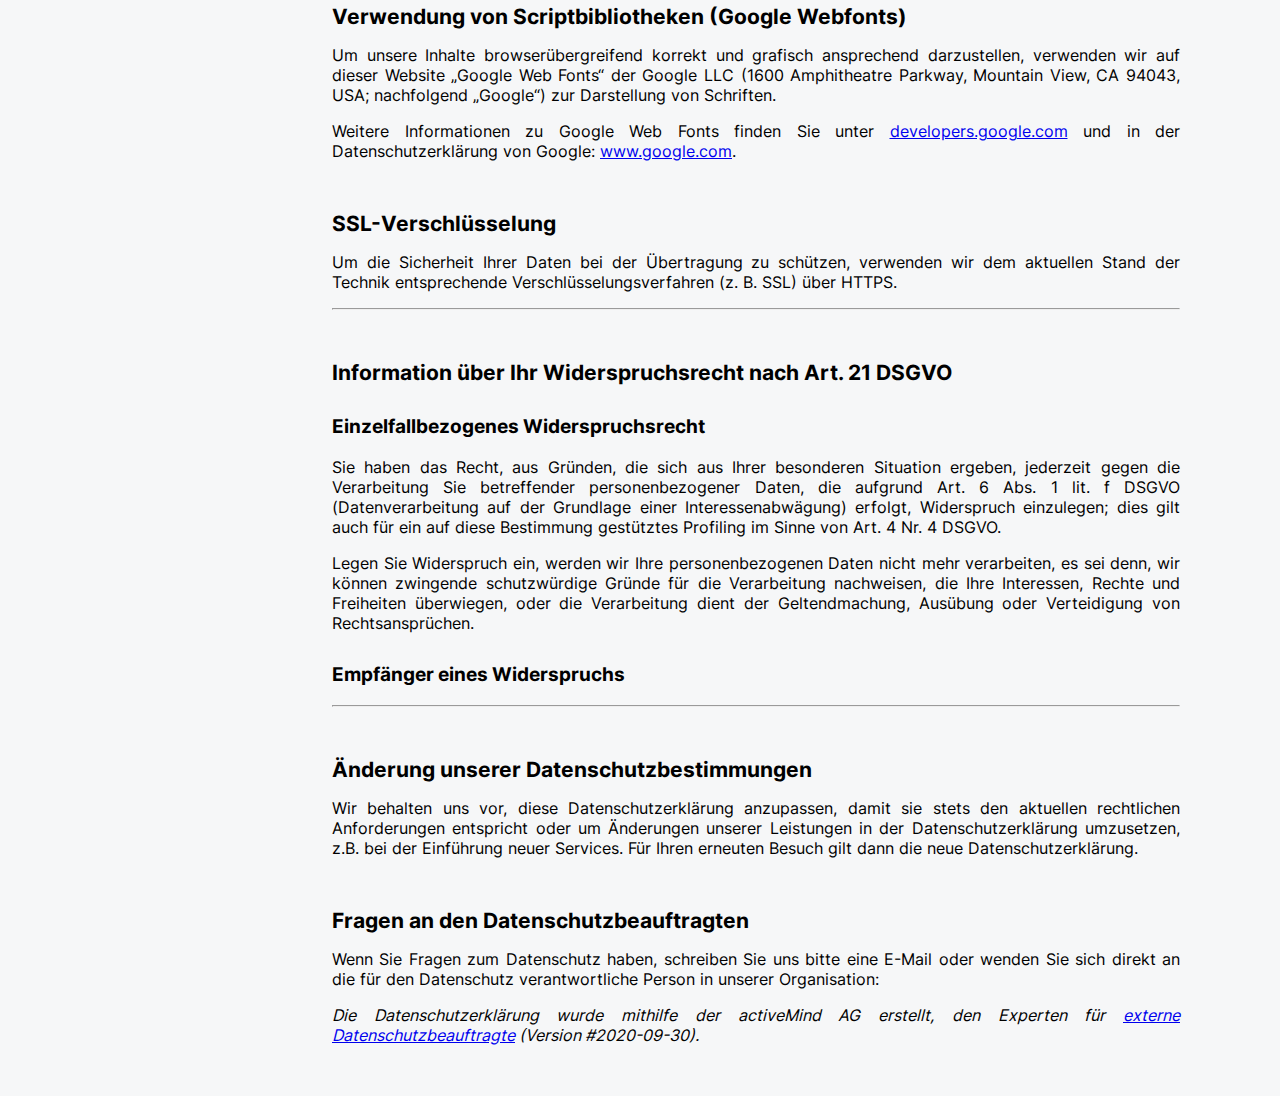
<file: legal_notice.html>
<!DOCTYPE html>
<html lang="en">

<head>
    <meta charset="UTF-8">
    <meta http-equiv="X-UA-Compatible" content="IE=edge">
    <meta name="viewport" content="width=device-width, initial-scale=1.0">
    <title>Legal notice</title>
    <link rel="icon" type="img/png" href="img/join_logo.svg">
    <script src="javascript/script.js"></script>
    <script src="javascript/mini_backend.js"></script>
    <script src="javascript/summary.js"></script>
    <script src="javascript/contacts.js"></script>
    <script src="javascript/login_sign_up.js"></script>
    <link rel="stylesheet" href="styles/scrollbar.css">
    <link rel="stylesheet" href="styles/style.css">
    <link rel="stylesheet" href="styles/menu.css">
    <link rel="stylesheet" href="styles/fonts.css">
    <link rel="stylesheet" href="styles/mobile_menu.css">
    <link rel="stylesheet" href="styles/legal_notice.css">
</head>

<body onload="init(5)">
    <div class="join-headline">
        <img class="headline-logo" src="img/join_logo.svg" alt="">
        <div class="join-title">
            <p>Kanban Project Management Tool</p>
        </div>
        <div class="profile-section">
            <img class="legal-notice-icon-header" src="img/legal_notice_icon.svg"
                onclick="window.location.href='legal_notice.html'">
            <img class="question-mark" src="img/question_mark.svg" onclick="window.location.href='help.html'">
            <div class="profile" id="userinitials" onclick="toggleLogOutDropDown(event)">
                <span id="userInitials"></span>
            </div>
        </div>
        <div class="drop-down-logout d-none" id="dropdownlogout" onclick="window.location.href = 'login_sign_up.html'">
            <span>Log out</span>
        </div>
    </div>
    <div class="join-menu" id="joinmenu">
        <img src="img/join_logo_menu.svg" class="join-logo-menu" alt="" onclick="window.location.href = 'summary.html'">
        <div class="menu" id="joinmenuselection">
            <div class="menu-icon-text" onclick="window.location.href='summary.html'" id="1">
                <div class="icon">
                    <img src="img/summary_icon.svg" alt="">
                </div>
                <div class="text">
                    <p>Summary</p>
                </div>
            </div>
            <div class="menu-icon-text" onclick="window.location.href='board.html'" id="2">
                <div class="icon">
                    <img src="img/board_icon.svg" alt="">
                </div>
                <div class="text">
                    <p>Board</p>
                </div>
            </div>
            <div class="menu-icon-text" onclick="window.location.href='add_task.html'" id="3">
                <div class="icon">
                    <img src="img/add_task_icon.svg" alt="">
                </div>
                <div class="text">
                    <p>Add Task</p>
                </div>
            </div>
            <div class="menu-icon-text" onclick="window.location.href='contacts.html'" id="4">
                <div class="icon">
                    <img src="img/contacts_icon.svg" alt="">
                </div>
                <div class="text">
                    <p>Contacts</p>
                </div>
            </div>
        </div>
        <div class="legal-notice" id="legalnotice">
            <div class="menu-icon-text" onclick="window.location.href = 'legal_notice.html'" id="5">
                <div class="icon legal-notice-icon">
                    <img src="img/legal_notice_icon.svg" alt="" class="contacts-icon">
                </div>
                <div class="text">
                    <p>Legal notice</p>
                </div>
            </div>
        </div>
    </div>

    <div id="mobile-menuId" class="mobile-menu ">
        <a id="mobile-buttonId1" href="summary.html">
            <img src="img/summary_icon.svg" alt="">
            <span>Summary</span>
        </a>
        <a id="mobile-buttonId2" href="board.html">
            <img src="img/board_icon.svg" alt="">
            <span>Board</span>
        </a>
        <a id="mobile-buttonId3" href="add_task.html">
            <img src="img/add_task_icon.svg" alt="">
            <span>Add Task</span>
        </a>
        <a id="mobile-buttonId4" href="contacts.html">
            <img src="img/contacts_icon.svg" alt="">
            <span>Contacts</span>
        </a>
    </div>

    <div class="main-container">
        <div class="legal-notice-container">
            <h1 class="impressum">Impressum</h1>
            <p>Angaben gemäß § 5 TMG</p>
            <p>Christoph Haase <br>
                Ahornweg 9<br>
                34117 Kassel <br>
            </p>
            <p> <strong>Vertreten durch: </strong><br>
                Yusuf Filiz<br>
                Tobias Ruhmanseder<br>
                Christoph Haase<br>
            </p>
            <p><strong>Kontakt:</strong> <br>
                Telefon: 0176-78945645<br>
                E-Mail: <a href='mailto:max@muster.de'>christoph@haase.de</a></br></p>
            Impressum vom <a href="https://www.impressum-generator.de">Impressum Generator</a> der <a
                href="https://www.kanzlei-hasselbach.de/standorte/frankfurt/" rel="nofollow">Kanzlei Hasselbach,
                Frankfurt</a>
        </div>
        <div class="privacy">
            <h1>Datenschutzerklärung</h1>
            <p>
                Verantwortlicher im Sinne der Datenschutzgesetze, insbesondere der
                EU-Datenschutzgrundverordnung (DSGVO), ist:
            </p>
            <p>Christoph Haase</p>
            <h2>Ihre Betroffenenrechte</h2>
            <p>
                Unter den angegebenen Kontaktdaten unseres Datenschutzbeauftragten
                können Sie jederzeit folgende Rechte ausüben:
            </p>
            <ul>
                <li>
                    Auskunft über Ihre bei uns gespeicherten Daten und deren Verarbeitung
                    (Art. 15 DSGVO),
                </li>
                <li>
                    Berichtigung unrichtiger personenbezogener Daten (Art. 16 DSGVO),
                </li>
                <li>Löschung Ihrer bei uns gespeicherten Daten (Art. 17 DSGVO),</li>
                <li>
                    Einschränkung der Datenverarbeitung, sofern wir Ihre Daten aufgrund
                    gesetzlicher Pflichten noch nicht löschen dürfen (Art. 18 DSGVO),
                </li>
                <li>
                    Widerspruch gegen die Verarbeitung Ihrer Daten bei uns (Art. 21 DSGVO)
                    und
                </li>
                <li>
                    Datenübertragbarkeit, sofern Sie in die Datenverarbeitung eingewilligt
                    haben oder einen Vertrag mit uns abgeschlossen haben (Art. 20 DSGVO).
                </li>
            </ul>
            <p>
                Sofern Sie uns eine Einwilligung erteilt haben, können Sie diese
                jederzeit mit Wirkung für die Zukunft widerrufen.
            </p>
            <p>
                Sie können sich jederzeit mit einer Beschwerde an eine Aufsichtsbehörde
                wenden, z. B. an die zuständige Aufsichtsbehörde des Bundeslands Ihres
                Wohnsitzes oder an die für uns als verantwortliche Stelle zuständige
                Behörde.
            </p>
            <p>
                Eine Liste der Aufsichtsbehörden (für den nichtöffentlichen Bereich) mit
                Anschrift finden Sie unter:
                <a href="https://www.bfdi.bund.de/DE/Service/Anschriften/Laender/Laender-node.html" target="_blank"
                    rel="noopener nofollow">https://www.bfdi.bund.de</a>.
            </p>
            <p></p>
            <h2>Erfassung allgemeiner Informationen beim Besuch unserer Website</h2>
            <h3>Art und Zweck der Verarbeitung:</h3>
            <p>
                Wenn Sie auf unsere Website zugreifen, d.h., wenn Sie sich nicht
                registrieren oder anderweitig Informationen übermitteln, werden
                automatisch Informationen allgemeiner Natur erfasst. Diese Informationen
                (Server-Logfiles) beinhalten etwa die Art des Webbrowsers, das
                verwendete Betriebssystem, den Domainnamen Ihres
                Internet-Service-Providers, Ihre IP-Adresse und ähnliches.
            </p>
            <p>Sie werden insbesondere zu folgenden Zwecken verarbeitet:</p>
            <ul>
                <li>
                    Sicherstellung eines problemlosen Verbindungsaufbaus der Website,
                </li>
                <li>Sicherstellung einer reibungslosen Nutzung unserer Website,</li>
                <li>Auswertung der Systemsicherheit und -stabilität sowie</li>
                <li>zur Optimierung unserer Website.</li>
            </ul>
            <p>
                Wir verwenden Ihre Daten nicht, um Rückschlüsse auf Ihre Person zu
                ziehen. Informationen dieser Art werden von uns ggfs. anonymisiert
                statistisch ausgewertet, um unseren Internetauftritt und die
                dahinterstehende Technik zu optimieren.
            </p>
            <h3>Rechtsgrundlage und berechtigtes Interesse:</h3>
            <p>
                Die Verarbeitung erfolgt gemäß Art. 6 Abs. 1 lit. f DSGVO auf Basis
                unseres berechtigten Interesses an der Verbesserung der Stabilität und
                Funktionalität unserer Website.
            </p>
            <h3>Empfänger:</h3>
            <p>
                Empfänger der Daten sind ggf. technische Dienstleister, die für den
                Betrieb und die Wartung unserer Webseite als Auftragsverarbeiter tätig
                werden.
            </p>
            <p></p>
            <h3>Speicherdauer:</h3>
            <p>
                Die Daten werden gelöscht, sobald diese für den Zweck der Erhebung nicht
                mehr erforderlich sind. Dies ist für die Daten, die der Bereitstellung
                der Website dienen, grundsätzlich der Fall, wenn die jeweilige Sitzung
                beendet ist.
            </p>
            <p>
                Im Falle der Speicherung der Daten in Logfiles ist dies nach spätestens
                14 Tagen der Fall. Eine darüberhinausgehende Speicherung ist möglich. In
                diesem Fall werden die IP-Adressen der Nutzer anonymisiert, sodass eine
                Zuordnung des aufrufenden Clients nicht mehr möglich ist.
            </p>
            <p></p>
            <h3>Bereitstellung vorgeschrieben oder erforderlich:</h3>
            <p>
                Die Bereitstellung der vorgenannten personenbezogenen Daten ist weder
                gesetzlich noch vertraglich vorgeschrieben. Ohne die IP-Adresse ist
                jedoch der Dienst und die Funktionsfähigkeit unserer Website nicht
                gewährleistet. Zudem können einzelne Dienste und Services nicht
                verfügbar oder eingeschränkt sein. Aus diesem Grund ist ein Widerspruch
                ausgeschlossen.
            </p>
            <p></p>
            <h2>Kontaktformular</h2>
            <h3>Art und Zweck der Verarbeitung:</h3>
            <p>
                Die von Ihnen eingegebenen Daten werden zum Zweck der individuellen
                Kommunikation mit Ihnen gespeichert. Hierfür ist die Angabe einer
                validen E-Mail-Adresse sowie Ihres Namens erforderlich. Diese dient der
                Zuordnung der Anfrage und der anschließenden Beantwortung derselben. Die
                Angabe weiterer Daten ist optional.
            </p>
            <h3>Rechtsgrundlage:</h3>
            <p>
                Die Verarbeitung der in das Kontaktformular eingegebenen Daten erfolgt
                auf der Grundlage eines berechtigten Interesses (Art. 6 Abs. 1 lit. f
                DSGVO).
            </p>
            <p>
                Durch Bereitstellung des Kontaktformulars möchten wir Ihnen eine
                unkomplizierte Kontaktaufnahme ermöglichen. Ihre gemachten Angaben
                werden zum Zwecke der Bearbeitung der Anfrage sowie für mögliche
                Anschlussfragen gespeichert.
            </p>
            <p>
                Sofern Sie mit uns Kontakt aufnehmen, um ein Angebot zu erfragen,
                erfolgt die Verarbeitung der in das Kontaktformular eingegebenen Daten
                zur Durchführung vorvertraglicher Maßnahmen (Art. 6 Abs. 1 lit. b
                DSGVO).
            </p>
            <h3>Empfänger:</h3>
            <p>Empfänger der Daten sind ggf. Auftragsverarbeiter.</p>
            <p></p>
            <h3>Speicherdauer:</h3>
            <p>
                Daten werden spätestens 6 Monate nach Bearbeitung der Anfrage gelöscht.
            </p>
            <p>
                Sofern es zu einem Vertragsverhältnis kommt, unterliegen wir den
                gesetzlichen Aufbewahrungsfristen nach HGB und löschen Ihre Daten nach
                Ablauf dieser Fristen.
            </p>
            <h3>Bereitstellung vorgeschrieben oder erforderlich:</h3>
            <p>
                Die Bereitstellung Ihrer personenbezogenen Daten erfolgt freiwillig. Wir
                können Ihre Anfrage jedoch nur bearbeiten, sofern Sie uns Ihren Namen,
                Ihre E-Mail-Adresse und den Grund der Anfrage mitteilen.
            </p>
            <p></p>
            <h2>Verwendung von Scriptbibliotheken (Google Webfonts)</h2>
            <p>
                Um unsere Inhalte browserübergreifend korrekt und grafisch ansprechend
                darzustellen, verwenden wir auf dieser Website „Google Web Fonts“ der
                Google LLC (1600 Amphitheatre Parkway, Mountain View, CA 94043, USA;
                nachfolgend „Google“) zur Darstellung von Schriften.
            </p>
            <p>
                Weitere Informationen zu Google Web Fonts finden Sie unter
                <a href="https://developers.google.com/fonts/faq" rel="noopener nofollow"
                    target="_blank">developers.google.com</a>
                und in der Datenschutzerklärung von Google:
                <a href="https://www.google.com/policies/privacy/" rel="noopener nofollow"
                    target="_blank">www.google.com</a>.
            </p>
            <p></p>
            <h2>SSL-Verschlüsselung</h2>
            <p>
                Um die Sicherheit Ihrer Daten bei der Übertragung zu schützen, verwenden
                wir dem aktuellen Stand der Technik entsprechende
                Verschlüsselungsverfahren (z. B. SSL) über HTTPS.
            </p>
            <p></p>
            <hr />
            <h2>Information über Ihr Widerspruchsrecht nach Art. 21 DSGVO</h2>
            <h3>Einzelfallbezogenes Widerspruchsrecht</h3>
            <p>
                Sie haben das Recht, aus Gründen, die sich aus Ihrer besonderen
                Situation ergeben, jederzeit gegen die Verarbeitung Sie betreffender
                personenbezogener Daten, die aufgrund Art. 6 Abs. 1 lit. f DSGVO
                (Datenverarbeitung auf der Grundlage einer Interessenabwägung) erfolgt,
                Widerspruch einzulegen; dies gilt auch für ein auf diese Bestimmung
                gestütztes Profiling im Sinne von Art. 4 Nr. 4 DSGVO.
            </p>
            <p>
                Legen Sie Widerspruch ein, werden wir Ihre personenbezogenen Daten nicht
                mehr verarbeiten, es sei denn, wir können zwingende schutzwürdige Gründe
                für die Verarbeitung nachweisen, die Ihre Interessen, Rechte und
                Freiheiten überwiegen, oder die Verarbeitung dient der Geltendmachung,
                Ausübung oder Verteidigung von Rechtsansprüchen.
            </p>
            <h3>Empfänger eines Widerspruchs</h3>
            <p></p>
            <hr />
            <h2>Änderung unserer Datenschutzbestimmungen</h2>
            <p>
                Wir behalten uns vor, diese Datenschutzerklärung anzupassen, damit sie
                stets den aktuellen rechtlichen Anforderungen entspricht oder um
                Änderungen unserer Leistungen in der Datenschutzerklärung umzusetzen,
                z.B. bei der Einführung neuer Services. Für Ihren erneuten Besuch gilt
                dann die neue Datenschutzerklärung.
            </p>
            <h2>Fragen an den Datenschutzbeauftragten</h2>
            <p>
                Wenn Sie Fragen zum Datenschutz haben, schreiben Sie uns bitte eine
                E-Mail oder wenden Sie sich direkt an die für den Datenschutz
                verantwortliche Person in unserer Organisation:
            </p>
            <p></p>
            <p>
                <em>Die Datenschutzerklärung wurde mithilfe der activeMind AG erstellt,
                    den Experten für
                    <a href="https://www.activemind.de/datenschutz/datenschutzbeauftragter/" target="_blank"
                        rel="noopener">externe Datenschutzbeauftragte</a>
                    (Version #2020-09-30).</em>
            </p>
        </div>
    </div>
</body>

</html>
</file>
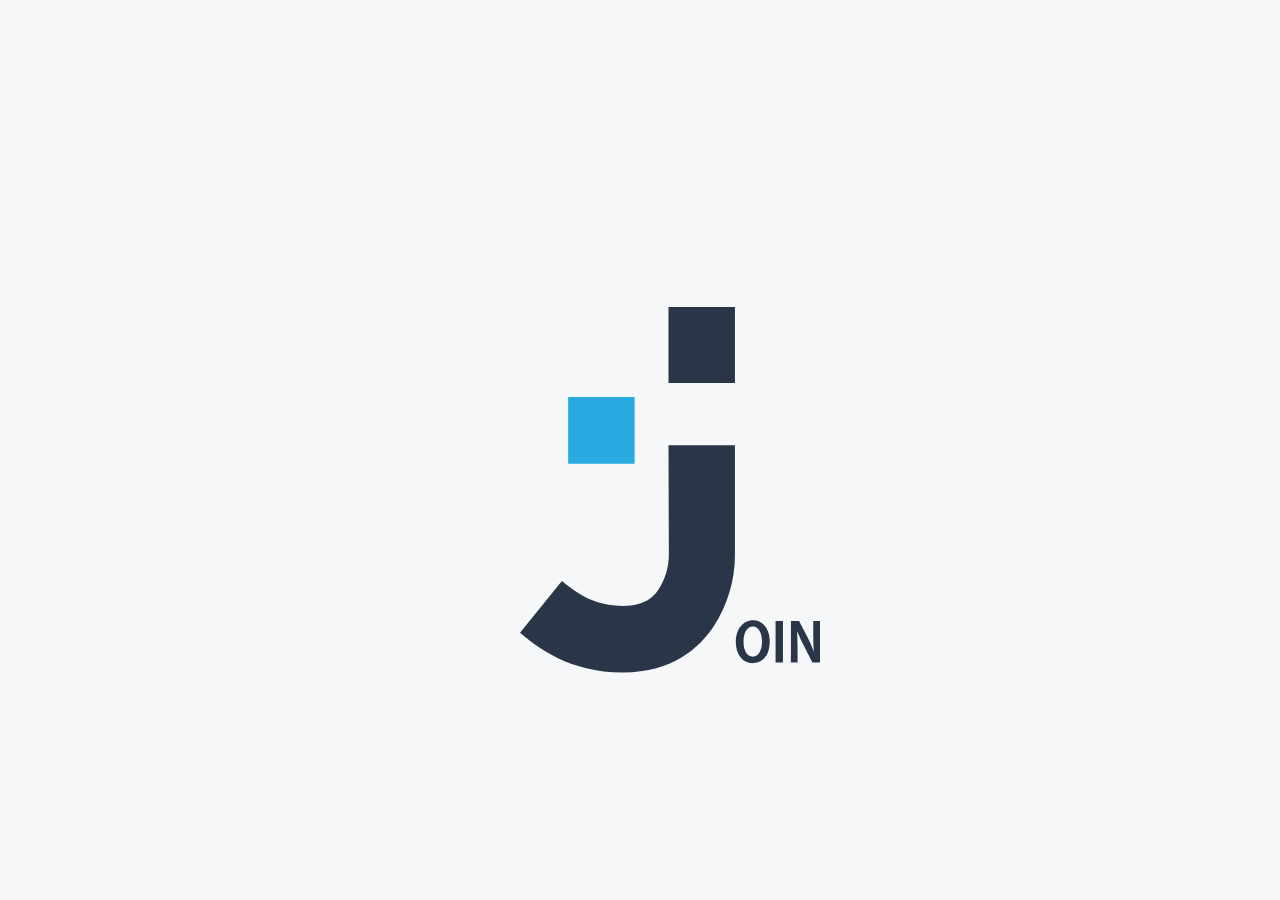
<file: login_sign_up.html>
<!DOCTYPE html>
<html lang="en">

<head>
    <meta charset="UTF-8">
    <meta http-equiv="X-UA-Compatible" content="IE=edge">
    <meta name="viewport" content="width=device-width, initial-scale=1.0">
    <title>Join - Log in</title>
    <link rel="icon" type="img/png" href="img/join_logo.svg">
    <script src="javascript/script.js"></script>
    <script src="javascript/mini_backend.js"></script>
    <script src="javascript/summary.js"></script>
    <script src="javascript/contacts.js"></script>
    <script src="javascript/login_sign_up.js"></script>
    <script src="templates/html_templates_login_sign_up.js"></script>
    <link rel="stylesheet" href="styles/style.css">
    <link rel="stylesheet" href="styles/login_sign_up.css">
    <link rel="stylesheet" href="styles/login_sign_up_media.css">
    <link rel="stylesheet" href="styles/fonts.css">
</head>

<body onload="init(), loadUsers()">
    <div class="white-background animate-white-background"></div>
    <div class="login-section">
        <div class="login-header">
            <img src="img/join_logo.svg" alt="" class="join-logo">
            <div class="sign-up-header" id="signupheader">
                <span>Not a Join user?</span>
                <button onclick="singUpForm()">Sign up</button>
            </div>
        </div>
        <div class="log-in-main" id="loginmain">
            <div class="log-in" id="login">
                <span class="log-in-title">Log in</span>
                <div class="log-in-border"></div>
                <div class="login-form">
                    <div class="input-field login-email" onclick="focusInputField(this)">
                        <input type="email" placeholder="Email" id="loginemail" required>
                        <img src="img/email_logo.svg" alt="">
                    </div>
                    <div class="error-message-login">
                        <label for="loginemail" id="emailError" style="display:none;"></label>
                    </div>
                    <div class="input-field login-password" onclick="focusInputField(this)">
                        <input type="password" placeholder="Password" id="loginpassword"
                            oninput="showLock('loginpassword', 'loginpasswordlock')" required>
                        <div class="password-lock" id="loginpasswordlock">
                            <img id="lock" src="img/lock_logo.svg" alt="">
                        </div>
                    </div>
                </div>
                <div class="error-message-login-password">
                    <label for="loginpassword" id="passwordError" style="display:none;"></label>
                </div>
                <div class="options">
                    <div class="remember-me-option">
                        <input type="checkbox" id="myCheckbox" name="myCheckbox" value="on" class="checkbox">
                        <span>Remember me</span>
                    </div>
                    <div class="forgot-pw-option" onclick="forgotMyPw()">
                        <a href="#">Forgot my password</a>
                    </div>
                </div>
                <div class="log-in-buttons">
                    <button id="login-button" class="dark-btn log-in-btn" onclick="validateLogin()">Log in</button>
                    <button class="transparent-btn guest-log-in-btn"
                        onclick="logInAsGuest(); window.location.href='summary.html'">Guest Log in</button>
                </div>
            </div>
        </div>
        <div class="sign-up-bottom-section" id="signupbottomsection">
            <div class="sign-up-bottom">
                <span>Not a Join user?</span>
                <button onclick="singUpForm()">Sign up</button>
                <span></span>
            </div>
        </div>
    </div>
    <div class="confirmation-popup">
        <p id="confirmationpopuptext"></p>
    </div>
    <div class="forgt-my-pw-section d-none" id="forgotmypw">
        <div class="forgot-my-pw-container">
            <div class="back-btn" onclick="goBackToMainLogin()">
                <img src="img/back_btn.svg" alt="" onclick="goBackToLogIn()">
            </div>
            <h1>I forgot my password</h1>
            <div class="log-in-border forgot-border"></div>
            <span id="confirmationpopuptext">Don't worry, we won't be sending you an email with instructions to reset
                your password, because this is just a project.</span>
            <div class="input-field forgot-my-pw-input" onclick="focusInputField(this)">
                <input type="email" placeholder="Email">
                <img src="img/email_logo.svg" alt="">
            </div>
            <div class="dark-btn send-email-btn" onclick="goBackToMainLogin()">
                <span>Don't send me the email</span>
            </div>
        </div>
    </div>
    <script src="javascript/login_sign_up_eventlistener.js"></script>
</body>

</html>
</file>
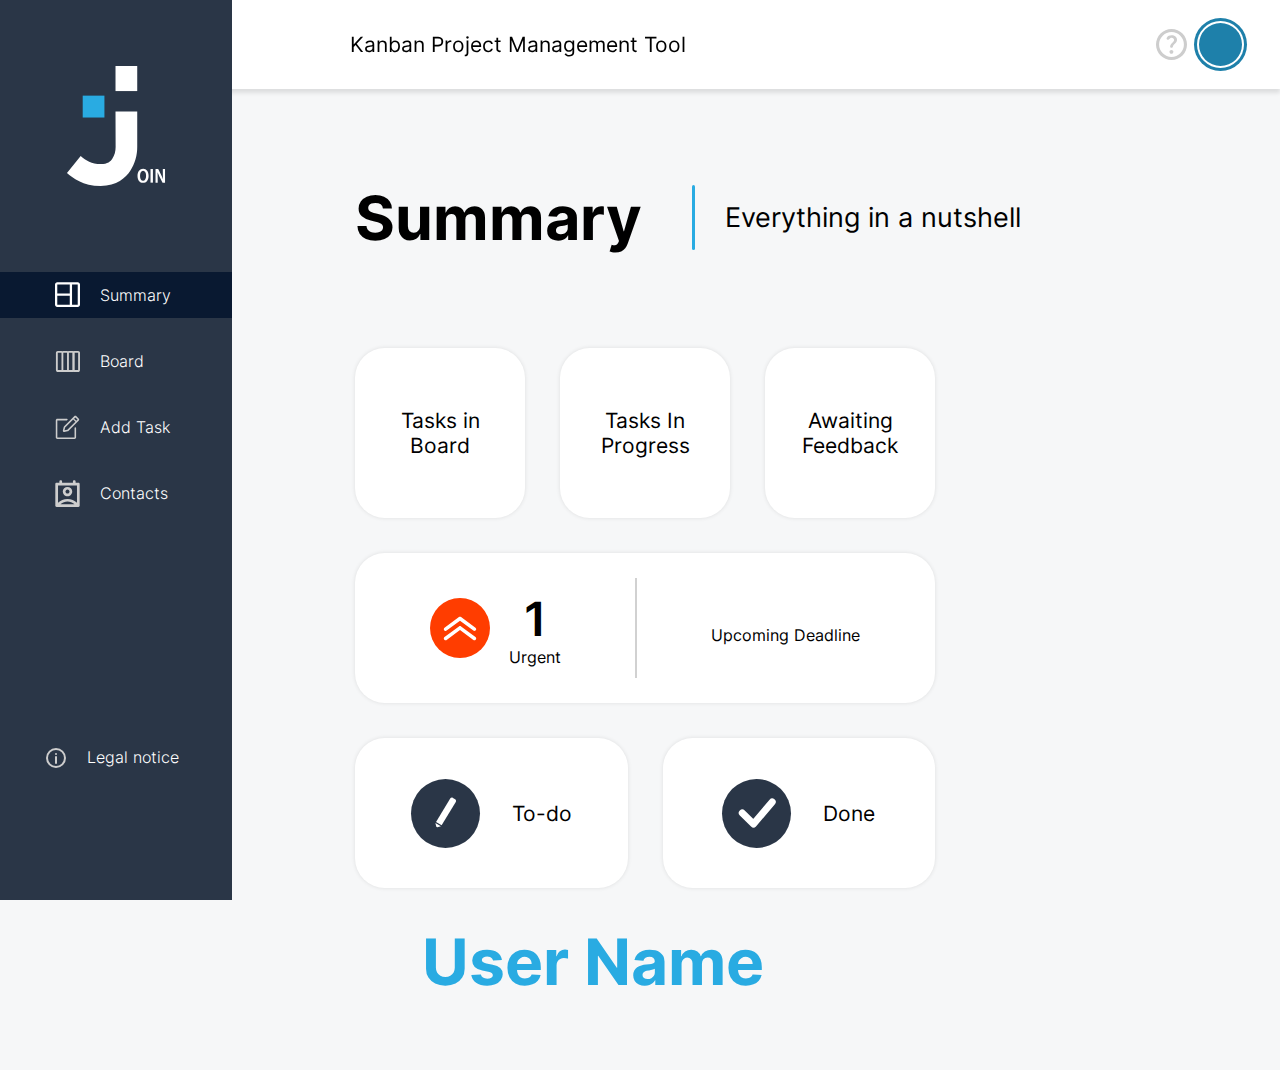
<file: summary.html>
<!DOCTYPE html>
<html lang="en">

<head>
    <meta charset="UTF-8">
    <meta http-equiv="X-UA-Compatible" content="IE=edge">
    <meta name="viewport" content="width=device-width, initial-scale=1.0">
    <title>Join</title>
    <!--Favicon-->
    <link rel="icon" type="img/png" href="img/join_logo.svg">
    <script src="javascript/mini_backend.js"></script>
    <script src="javascript/summary.js"></script>
    <script src="javascript/login_sign_up.js"></script>
    <script src="javascript/script.js"></script>
    <link rel="stylesheet" href="styles/summary.css">
    <link rel="stylesheet" href="styles/style.css">
    <link rel="stylesheet" href="styles/fonts.css">
    <link rel="stylesheet" href="styles/scrollbar.css">
    <link rel="stylesheet" href="styles/mobile_menu.css">
    <link rel="stylesheet" href="styles/menu.css">

</head>


<body id="bodyBordId" onload="init(1), loadSummaryContent()">

    <!-- include W3 - Menu/Header -->
    <div class="join-headline">
        <img class="headline-logo" src="img/join_logo.svg" alt="">
        <div class="join-title">
            <p>Kanban Project Management Tool</p>
        </div>
        <div class="profile-section">
            <img class="legal-notice-icon-header" src="img/legal_notice_icon.svg"
                onclick="window.location.href='legal_notice.html'">
            <img class="question-mark" src="img/question_mark.svg" onclick="window.location.href='help.html'">
            <div class="profile" id="userinitials" onclick="toggleLogOutDropDown(event)">
                <span id="userInitials"></span>
            </div>
        </div>
        <div class="drop-down-logout d-none" id="dropdownlogout" onclick="window.location.href = 'login_sign_up.html'">
            <span>Log out</span>
        </div>

    </div>
    <div class="join-menu" id="joinmenu">
        <img src="img/join_logo_menu.svg" class="join-logo-menu" alt="" onclick="window.location.href = 'summary.html'">
        <div class="menu" id="joinmenuselection">
            <div class="menu-icon-text" onclick="window.location.href='summary.html'" id="1">
                <div class="icon">
                    <img src="img/summary_icon.svg" alt="">
                </div>
                <div class="text">
                    <p>Summary</p>
                </div>
            </div>
            <div class="menu-icon-text" onclick="window.location.href='board.html'" id="2">
                <div class="icon">
                    <img src="img/board_icon.svg" alt="">
                </div>
                <div class="text">
                    <p>Board</p>
                </div>
            </div>
            <div class="menu-icon-text" onclick="window.location.href='add_task.html'" id="3">
                <div class="icon">
                    <img src="img/add_task_icon.svg" alt="">
                </div>
                <div class="text">
                    <p>Add Task</p>
                </div>
            </div>
            <div class="menu-icon-text" onclick="window.location.href='contacts.html'" id="4">
                <div class="icon">
                    <img src="img/contacts_icon.svg" alt="">
                </div>
                <div class="text">
                    <p>Contacts</p>
                </div>
            </div>
        </div>
        <div class="legal-notice" id="legalnotice">
            <div class="menu-icon-text" onclick="window.location.href = 'legal_notice.html'" id="5">
                <div class="icon legal-notice-icon">
                    <img src="img/legal_notice_icon.svg" alt="" class="contacts-icon">
                </div>
                <div class="text">
                    <p>Legal notice</p>
                </div>
            </div>
        </div>
    </div>

    <div id="mobile-menuId" class="mobile-menu ">
        <a id="mobile-buttonId1" href="summary.html">
            <img src="img/summary_icon.svg" alt="">
            <span>Summary</span>
        </a>
        <a id="mobile-buttonId2" href="board.html">
            <img src="img/board_icon.svg" alt="">
            <span>Board</span>
        </a>
        <a id="mobile-buttonId3" href="add_task.html">
            <img src="img/add_task_icon.svg" alt="">
            <span>Add Task</span>
        </a>
        <a id="mobile-buttonId4" href="contacts.html">
            <img src="img/contacts_icon.svg" alt="">
            <span>Contacts</span>
        </a>
    </div>

    <div class="main-container">
        <div class="headline">
            <h1>Summary</h1>
            <div class="border"></div>
            <p>Everything in a nutshell</p>
            <div class="border-mobile"></div>
        </div>
        <div class="summary-content">
            <div class="content-left">
                <div class="first-row">
                    <a href="board.html" class="square-container dialog-design hover">
                        <span id="tasksId" class="ammount"></span>
                        <span> Tasks in Board </span>
                    </a>
                    <a href="board.html" class="square-container dialog-design hover">
                        <span id="toProgressId" class="ammount"></span>
                        <span> Tasks In Progress </span>
                    </a>
                    <a href="board.html" class="square-container dialog-design hover">
                        <span id="awaitingFeedbackId" class="ammount"></span>
                        <span>Awaiting Feedback</span>
                    </a>
                </div>
                <div class="second-row">
                    <a href="board.html" class="rectangle-container dialog-design hover">
                        <div class="urgent">
                            <div class="urgent-image">
                                <img src="img/prio_urgent_white.svg" alt="">
                            </div>
                            <div class="urgent-text">
                                <span id="urgentsId" class="urgent-number">1</span>
                                <span>Urgent</span>
                            </div>
                        </div>
                        <div class="border-grey">
                        </div>
                        <div class="date-container">
                            <span id="upcomingDateId" class="date"></span>
                            <span>Upcoming Deadline</span>
                        </div>
                    </a>
                </div>
                <div class="third-row">
                    <a href="board.html" class="rectrangle-small-container dialog-design hover">
                        <div class="todo-image">
                            <img src="img/edit_pen_white.svg" alt="">
                        </div>
                        <div class="todo-text">
                            <span id="toDoId" class="todo-number"></span>
                            <span>To-do</span>
                        </div>
                    </a>
                    <a href="board.html" class="rectrangle-small-container dialog-design hover">
                        <div class="todo-image">
                            <img src="img/hook_white.svg" alt="">
                        </div>
                        <div class="todo-text">
                            <span id="doneId" class="todo-number"></span>
                            <span>Done</span>
                        </div>
                    </a>
                </div>
            </div>
            <div class="content-right">
                <span id="greetingId" class="greeting"></span>
                <span class="user" id="nameoflogedinuser">User Name</span>
            </div>
        </div>
    </div>
</file>
<file: styles/style.css>
body {
    font-family: 'Inter';
    background-color: #F6F7F8;
    overflow-x: hidden;
    /* background gray all over  */
    padding: 0;
    margin: 0;
    scroll-behavior: smooth;
    background-color: rgb(246, 247, 248) !important;
    user-select: none;
    -webkit-user-select: none;
    -moz-user-select: none;
    -ms-user-select: none;
}

h1 {
    font-size: 61px;
    margin: 0;
}

h2 {
    font-size: 21px;
    font-weight: 700;
    margin: 0;
}

.d-none {
    display: none !important;
}

.clicked {
    background-color: rgb(9, 25, 49);
}

/*BUTTONS*/
.dark-btn {
    border: 0;
    background-color: rgb(42, 54, 71);
    color: white;
    width: 150px;
    height: 50px;
    border-radius: 10px;
    transition: 100ms ease-in-out;
    cursor: pointer;
}

.dark-btn:hover {
    background-color: rgb(68, 182, 230);
    -webkit-box-shadow: 0px 10px 9px -3px #979797;
    box-shadow: 0px 5px 9px -3px #979797;
}

.dark-btn:active {
    background-color: #091931;
}

.transparent-btn {
    background-color: rgba(255, 255, 255, 0);
    border: 2px solid rgb(42, 54, 71);
    width: 150px;
    height: 50px;
    border-radius: 10px;
    transition: 100ms ease-in-out;
    cursor: pointer;
}

.transparent-btn:hover {
    border: 2px solid rgb(41, 171, 226);
    color: rgb(41, 171, 226);
    -webkit-box-shadow: 0px 10px 9px -3px #979797;
    box-shadow: 0px 5px 9px -3px #979797;
}

/******************************/

/* Maincontainer for board, summary, addtask ... */

.main-container {
    margin-left: 232px;
    margin-top: 89px;
    padding-bottom: 35px;
    height: 100%;
    width: calc(100%-232px);
}

/* headline container for board, summary, addtask ... */
.headline-container {
    padding-left: 70px;
    padding-top: 82px;
    padding-right: 65px;
    display: flex;
    justify-content: space-between;
    align-items: center;
}

/* overlay by open dialogs */

.overlay-dialog-center {
    display: flex;
    justify-content: center;
    align-items: center;
    position: fixed;
    top: 0px;
    z-index: 1;
    height: 100%;
    width: 100%;
    background-color: rgba(0, 0, 0, 0.3);
    z-index: 995;
}

/* use it if you have a dialog-window */
.dialog-design {
    background: #FFFFFF;
    box-shadow: 0px 0px 14px 3px rgba(0, 0, 0, 0.04);
    border-radius: 30px;
}

/* close button x */
.x-btn {
    height: 25px;
    cursor: pointer;
}

.x-btn:hover {
    filter: invert(59%) sepia(97%) saturate(1585%) hue-rotate(165deg) brightness(93%) contrast(90%);
}

/* remove the scroll bar by open a dialog window - best set it to a bodyId */
.overflow-dialog {
    overflow: hidden;
}

/* open slide Window div for AddTask*/
.add-task-content {
    height: calc(100% - 120px);
    display: flex;
    align-items: center;
    justify-content: center;
}

.confirmation-popup {
    position: fixed;
    bottom: -80px;
    left: 50%;
    transform: translateX(-50%);
    display: flex;
    justify-content: center;
    align-items: center;
    color: white;
    width: 326px;
    height: 74px;
    border-radius: 20px;
    background-color: #2A3647;
    font-weight: 300;
    font-size: 21px;
    transition: bottom 0.3s ease-in-out;
    z-index: 999999;
    }
    
    .confirmation-popup.show {
        z-index: 999999;
    bottom: 120px;
    }

/********************************WARNING SECTION********************************/

.join-warning-section {
    height: 100vh;
    display: flex;
    flex-direction: column;
    align-items: center;
    justify-content: center;
}

.join-warning-section img {
    position: absolute;
    top: 0;
    left: 0;
    width: 110px;
    padding-left: 60px;
    padding-top: 80px;
}

.join-warning-section h1 {
    margin-bottom: 32px;
}

.welcome-headline {
    display: flex;    
}

.welcome-join-text {
    margin-left: 40px;
}

.colored-underline {
    text-decoration: none;
    position: relative;
}

.colored-underline::after {
    content: "";
    display: block;
    position: absolute;
    bottom: -1px;
    left: 0;
    width: 100%;
    border-bottom: 6px solid #29abe2;
    border-radius: 10px;
}

.colored-underline {
    padding-bottom: 1px;
}

.warning-text-container {
    max-width: 700px;
    height: fit-content;
    background-color: rgb(255, 255, 255);
    -webkit-box-shadow: 0px 0px 12px 1px rgba(119, 119, 119, 0.2);
    box-shadow: 0px 0px 12px 1px rgba(119, 119, 119, 0.2);
    border-radius: 32px;
    padding: 32px;
    margin-left: 30px;
    margin-right: 30px;
}

.warning-text-container p {
    text-align: justify;
    line-height: 1.5;
}

.confirm-leave-btn {
    width: 100%;
    display: flex;
    justify-content: center;
    margin-top: 32px;
}

.confirm-leave-btn button{
    margin-left: 16px;
    margin-right: 16px;
    font-size: 20px;
}

.confirm-btn {
    font-weight: 600;
}

@media (max-width: 1100px) {

    .join-warning-section img {
        padding-left: 20px;
        padding-top: 20px;
        width: 100px;
        height: 100px;
    }

}

@media (max-width: 1100px) {

    .join-warning-section h1 {
        font-size: 40px;
    }

}

@media (max-width: 750px) {

    .join-warning-section h1 {
        font-size: 30px;
    }

}

@media (max-width: 580px) {
    .welcome-headline {
        display: flex;
        flex-direction: column;
        justify-content: center;
        align-items: center;
    }

    .welcome-join-text {
        margin: 0;
    }
}

@media (max-width: 580px) {

    .join-warning-section h1 {
        font-size: 20px;
    }

    .welcome-headline {
        display: flex;
        flex-direction: column;
        justify-content: center;
        align-items: center;
    }

    .welcome-join-text {
        margin: 0;
    }

    .warning-text-container p {
        font-size: 14px;
    }
}

@media (max-width: 480px) {

    .warning-text-container {
        width: 300px;
    }
}

@media (max-width: 420px) {

    .warning-text-container p{
        font-size: 12px;
    }

    .warning-text-container {
        height: 380px;
        padding: 22px;
    }

    .join-warning-section img {
        padding-left: 20px;
        padding-top: 20px;
        width: 50px;
        height: 50px;
    }

    .join-warning-section h1 {
        margin: 0;
        margin-bottom: 30px;
    }

    .confirm-leave-btn button{
        width: 100px;
        height: 35px;
        font-size: 18px;
    }
}

/*******************************************************************************/
</file>
<file: styles/fonts.css>
/* inter-100 - latin */
@font-face {
     font-display: swap;
     /* Check https://developer.mozilla.org/en-US/docs/Web/CSS/@font-face/font-display for other options. */
     font-family: 'Inter';
     font-style: normal;
     font-weight: 100;
     src: url('../fonts/inter-v12-latin-100.eot');
     /* IE9 Compat Modes */
     src: url('../fonts/inter-v12-latin-100.eot?#iefix') format('embedded-opentype'),
          /* IE6-IE8 */
          url('../fonts/inter-v12-latin-100.woff2') format('woff2'),
          /* Super Modern Browsers */
          url('../fonts/inter-v12-latin-100.woff') format('woff'),
          /* Modern Browsers */
          url('../fonts/inter-v12-latin-100.ttf') format('truetype'),
          /* Safari, Android, iOS */
          url('../fonts/inter-v12-latin-100.svg#Inter') format('svg');
     /* Legacy iOS */
}

/* inter-200 - latin */
@font-face {
     font-display: swap;
     /* Check https://developer.mozilla.org/en-US/docs/Web/CSS/@font-face/font-display for other options. */
     font-family: 'Inter';
     font-style: normal;
     font-weight: 200;
     src: url('../fonts/inter-v12-latin-200.eot');
     /* IE9 Compat Modes */
     src: url('../fonts/inter-v12-latin-200.eot?#iefix') format('embedded-opentype'),
          /* IE6-IE8 */
          url('../fonts/inter-v12-latin-200.woff2') format('woff2'),
          /* Super Modern Browsers */
          url('../fonts/inter-v12-latin-200.woff') format('woff'),
          /* Modern Browsers */
          url('../fonts/inter-v12-latin-200.ttf') format('truetype'),
          /* Safari, Android, iOS */
          url('../fonts/inter-v12-latin-200.svg#Inter') format('svg');
     /* Legacy iOS */
}

/* inter-300 - latin */
@font-face {
     font-display: swap;
     /* Check https://developer.mozilla.org/en-US/docs/Web/CSS/@font-face/font-display for other options. */
     font-family: 'Inter';
     font-style: normal;
     font-weight: 300;
     src: url('../fonts/inter-v12-latin-300.eot');
     /* IE9 Compat Modes */
     src: url('../fonts/inter-v12-latin-300.eot?#iefix') format('embedded-opentype'),
          /* IE6-IE8 */
          url('../fonts/inter-v12-latin-300.woff2') format('woff2'),
          /* Super Modern Browsers */
          url('../fonts/inter-v12-latin-300.woff') format('woff'),
          /* Modern Browsers */
          url('../fonts/inter-v12-latin-300.ttf') format('truetype'),
          /* Safari, Android, iOS */
          url('../fonts/inter-v12-latin-300.svg#Inter') format('svg');
     /* Legacy iOS */
}

/* inter-regular - latin */
@font-face {
     font-display: swap;
     /* Check https://developer.mozilla.org/en-US/docs/Web/CSS/@font-face/font-display for other options. */
     font-family: 'Inter';
     font-style: normal;
     font-weight: 400;
     src: url('../fonts/inter-v12-latin-regular.eot');
     /* IE9 Compat Modes */
     src: url('../fonts/inter-v12-latin-regular.eot?#iefix') format('embedded-opentype'),
          /* IE6-IE8 */
          url('../fonts/inter-v12-latin-regular.woff2') format('woff2'),
          /* Super Modern Browsers */
          url('../fonts/inter-v12-latin-regular.woff') format('woff'),
          /* Modern Browsers */
          url('../fonts/inter-v12-latin-regular.ttf') format('truetype'),
          /* Safari, Android, iOS */
          url('../fonts/inter-v12-latin-regular.svg#Inter') format('svg');
     /* Legacy iOS */
}

/* inter-500 - latin */
@font-face {
     font-display: swap;
     /* Check https://developer.mozilla.org/en-US/docs/Web/CSS/@font-face/font-display for other options. */
     font-family: 'Inter';
     font-style: normal;
     font-weight: 500;
     src: url('../fonts/inter-v12-latin-500.eot');
     /* IE9 Compat Modes */
     src: url('../fonts/inter-v12-latin-500.eot?#iefix') format('embedded-opentype'),
          /* IE6-IE8 */
          url('../fonts/inter-v12-latin-500.woff2') format('woff2'),
          /* Super Modern Browsers */
          url('../fonts/inter-v12-latin-500.woff') format('woff'),
          /* Modern Browsers */
          url('../fonts/inter-v12-latin-500.ttf') format('truetype'),
          /* Safari, Android, iOS */
          url('../fonts/inter-v12-latin-500.svg#Inter') format('svg');
     /* Legacy iOS */
}

/* inter-600 - latin */
@font-face {
     font-display: swap;
     /* Check https://developer.mozilla.org/en-US/docs/Web/CSS/@font-face/font-display for other options. */
     font-family: 'Inter';
     font-style: normal;
     font-weight: 600;
     src: url('../fonts/inter-v12-latin-600.eot');
     /* IE9 Compat Modes */
     src: url('../fonts/inter-v12-latin-600.eot?#iefix') format('embedded-opentype'),
          /* IE6-IE8 */
          url('../fonts/inter-v12-latin-600.woff2') format('woff2'),
          /* Super Modern Browsers */
          url('../fonts/inter-v12-latin-600.woff') format('woff'),
          /* Modern Browsers */
          url('../fonts/inter-v12-latin-600.ttf') format('truetype'),
          /* Safari, Android, iOS */
          url('../fonts/inter-v12-latin-600.svg#Inter') format('svg');
     /* Legacy iOS */
}

/* inter-700 - latin */
@font-face {
     font-display: swap;
     /* Check https://developer.mozilla.org/en-US/docs/Web/CSS/@font-face/font-display for other options. */
     font-family: 'Inter';
     font-style: normal;
     font-weight: 700;
     src: url('../fonts/inter-v12-latin-700.eot');
     /* IE9 Compat Modes */
     src: url('../fonts/inter-v12-latin-700.eot?#iefix') format('embedded-opentype'),
          /* IE6-IE8 */
          url('../fonts/inter-v12-latin-700.woff2') format('woff2'),
          /* Super Modern Browsers */
          url('../fonts/inter-v12-latin-700.woff') format('woff'),
          /* Modern Browsers */
          url('../fonts/inter-v12-latin-700.ttf') format('truetype'),
          /* Safari, Android, iOS */
          url('../fonts/inter-v12-latin-700.svg#Inter') format('svg');
     /* Legacy iOS */
}
</file>
<file: styles/board.css>
.fixed {
    position: fixed;
}

.input-field-search-on-board {
    font-family: 'Inter';
    width: 251px;
    display: flex;
    justify-content: center;
    align-items: center;
    border: 1px solid #A8A8A8;
    border-radius: 10px;
    transition: 100ms ease-in-out;
}

.input-field-search-on-board input {
    height: 30px;
    font-size: 16px;
    border: 0;
    border-right: 1px solid #d2d2d2;
    background-color: transparent;
    outline: none;
}

.input-field-search-on-board img {
    margin-left: 15px;
    margin-right: 5px;
}

.headline-right {
    display: flex;
}

.add-task-button {
    margin-left: 35px;
    display: flex;
    align-items: center;
    padding-left: 10px;
    padding-right: 10px;
    font-size: 21px;
    height: 50px;
    font-weight: 600;
    border-radius: 10px;
}

.plus-icon {
    margin-left: 10px;
    height: 17px;
    width: 17px;
    display: flex;
    position: relative;
}

.plus-icon img {
    filter: invert(100%);
}

.tasks-maincontainer-bord {
    display: flex;
    justify-content: space-between;
    margin-top: 50px;
    padding-left: 20px;
    padding-right: 20px;
}

.tasks-bord-btn {
    height: 28px;
    display: flex;
    align-items: center;
    padding: 0px;
    background-color: transparent;
    border: 2px solid black;
    border-radius: 10px;
    transition: 100ms ease-in-out;
    cursor: pointer;
}

.tasks-bord-btn:hover {
    border: 2px solid rgb(41, 171, 226);
}

.tasks-bord-btn:hover .tasks-bord-plus {
    filter: invert(59%) sepia(97%) saturate(1585%) hue-rotate(165deg) brightness(93%) contrast(90%);
}

.tasks-bord-plus {
    height: 18px;
    padding: 3px;
}

.bord-content-left {
    width: 100%;
    display: flex;
    justify-content: space-around;
}

.bord-content-right {
    width: 100%;
    display: flex;
    justify-content: space-around;
}

.status-container-bord {
    width: 250px;
}

.status-container-bord-content {
    display: flex;
    flex-direction: column;
    flex-wrap: wrap;
    gap: 35px;
    min-height: 200px;
    border: 2px solid transparent;
}

.status-container-bord-right {
    width: 250px;
    min-height: 480px;
}

.to-do-headline-bord {
    display: flex;
    justify-content: space-between;
    align-items: center;
    margin-top: 35px;
    margin-bottom: 35px;
}

.task-card-bord {
    width: calc(100% - 36px);
    display: flex;
    flex-direction: column;
    padding: 18px;
    display: flex;
}

.task-card-bord:hover {
    -webkit-box-shadow: 0px 10px 9px -3px #979797;
    box-shadow: 0px 5px 9px -3px #979797;
    cursor: pointer;
}

.task-card-category {
    width: max-content;
    margin-bottom: 20px;
    padding: 4px;
    padding-left: 25px;
    padding-right: 25px;
    background-color: orange;
    border-radius: 8px;
    color: white;
    font-size: 16px;
    font-weight: 400;
}

.task-card-title {
    white-space: nowrap;
    margin-bottom: 10px;
    overflow: hidden;
    text-overflow: ellipsis;
    font-size: 16px;
    font-weight: 700;
    color: #2A3647;
}

.task-card-description {
    margin-bottom: 23px;
    color: #A8A8A8;
    display: -webkit-box;
    -webkit-line-clamp: 2;
    -webkit-box-orient: vertical;
    overflow: hidden;
    text-overflow: ellipsis;
}

.task-card-progressbar-container {
    margin-bottom: 23px;
    display: flex;
    justify-content: space-between;
    align-items: center;
    font-size: 12px;
}

.task-card-progressbar {
    width: 138px;
    height: 8px;
    background: #F4F4F4;
    border-radius: 2px;
}

.task-card-bar {
    background-color: #29ABE2;
    height: 8px;
    width: 50%;
    border-radius: 2px;
}

.task-card-assigned {
    padding-left: 6px;
    display: flex;
}

.task-card-contact-icon {
    margin-left: -6px;
    display: flex;
    align-items: center;
    justify-content: center;
    width: 35px;
    height: 35px;
    background-color: rgb(84, 84, 246);
    color: white;
    border-radius: 17.5px;
    border: 1px solid white;
}

.task-card-prio {
    height: 17px;
    width: 17px;
}

.task-card-ass-prio-container {
    padding-right: 10px;
    display: flex;
    justify-content: space-between;
    align-items: center;
}

.add-task-dialog-bord {
    width: 1116px;
    height: 750px;
}

.add-task-content {
    height: calc(100% - 120px);
    display: flex;
    align-items: center;
    justify-content: center;
}

.add-task-content p {
    margin: 0;
    margin-top: -5px;
    padding-left: 10px;
    margin-bottom: 2px;
    font-size: 12px;
    height: 12px;
}

.slide-in-right-add-task {
    animation-name: slideInRightAddTask;
    animation-duration: 0.5s;
    animation-fill-mode: both;
}

@keyframes slideInRightAddTask {
    0% {
        transform: translateX(150%);
        visibility: visible;
    }

    100% {
        transform: translateX(0);
    }
}

.slide-out-right-add-task {
    animation-name: slideOutRightAddTask;
    animation-duration: 0.5s;
    animation-fill-mode: both;
}

@keyframes slideOutRightAddTask {
    0% {
        transform: translateX(0%);
        visibility: visible;
    }

    100% {
        transform: translateX(150%);
    }
}

.x-btn-div {
    margin-top: 35px;
    margin-right: 35px;
    display: flex;
    justify-content: flex-end;
}

.task-overview-bord {
    width: 670px;
    height: 90%;
    position: relative;

}

.slide-in-right-task-overview {
    animation-name: slideInRightTaskOverview;
    animation-duration: 0.3s;
    animation-fill-mode: both;
}

@keyframes slideInRightTaskOverview {
    0% {
        transform: translateX(150%);
        visibility: visible;
    }

    100% {
        transform: translateX(0);
    }
}

.slide-out-right-task-overview {
    animation-name: slideOutRightTaskOverview;
    animation-duration: 0.3s;
    animation-fill-mode: both;
}

@keyframes slideOutRightTaskOverview {
    0% {
        transform: translateX(0%);
        visibility: visible;
    }

    100% {
        transform: translateX(200%);
    }
}

.task-overview-container {
    display: flex;
    flex-direction: column;
    height: calc(100% - 85px);
    margin-top: -10px;
    padding-left: 50px;
    padding-right: 50px;
    padding-bottom: 50px;
}

.taskoverview-category {
    margin-bottom: 25px;
    width: max-content;
    padding: 4px;
    padding-left: 36.5px;
    padding-right: 36.5px;
    background-color: orange;
    border-radius: 8px;
    color: white;
    font-size: 27px;
    font-weight: 400;
}

.taskoverview-title {
    margin-bottom: 25px;
    font-size: 61px;
    font-weight: 700;
    color: #2A3647;
}

.taskoverview-description {
    margin-bottom: 23px;
    color: black;
}

.taskoverview-subtask {
    margin-bottom: 25px;
    padding-right: 25px;
    padding-left: 30px;
    display: flex;
    flex-direction: column;
    max-width: max-content;
    /* overflow-y: auto; */
    border-left: 4px solid #d2d2d2;
}

.taskoverview-subtask-row {
    margin-bottom: 5px;
}

.taskoverview-duedate {
    display: flex;
    align-items: center;
    margin-bottom: 29px;
}

.taskoverview-span-left {
    margin-right: 25px;
    font-size: 21px;
    font-weight: 700;
}

.taskoverview-span-right {
    font-size: 21px;
    font-weight: 400;
    padding-right: 25px;
}

.taskoverview-span-over {
    font-size: 21px;
    font-weight: 700;
}

.taskoverview-prio {
    display: flex;
    align-items: center;
    margin-bottom: 29px;
}

.taskoverview-prio img {
    margin-left: 10px;
    filter: brightness(0) invert(1);
}

.taskoverview-prio-button {
    display: flex;
    align-items: center;
    padding-top: 4px;
    padding-bottom: 4px;
    padding-left: 18px;
    padding-right: 18px;
    color: white;
    border-radius: 10px;
}

.taskoverview-assignto {
    height: fit-content;
}

.taskoverview-contacts {
    margin-top: 20px;
    display: flex;
    flex-direction: column;
    max-width: max-content;
    overflow-y: auto;

}

.taskoverview-contact {
    display: flex;
    align-items: center;
    margin-bottom: 20px;
}

.taskoverview-contact-icon {
    margin-right: 36.5px;
    display: flex;
    justify-content: center;
    align-items: center;
    width: 45px;
    height: 45px;
    background-color: rgb(84, 84, 246);
    color: white;
    border-radius: 22.5px;
    border: 1px solid white;
}

.taskoverview-editbutton-container {
    position: absolute;
    width: max-content;
    bottom: 35px;
    right: 35px;
}

.edit-button {
    width: max-content !important;
    height: max-content !important;
}

.edit-button img {
    padding: 13px;
    padding-bottom: 11px;
}

.edit-button-ok {
    margin-top: 15px;
    display: flex;
    align-items: center;
    justify-content: space-between;
    font-size: 21px;
    font-weight: 700;
    width: 83px !important;
    height: 62px !important;
    padding-left: 10px;
}

.edit-button-ok img {
    height: 12px;
    padding: 10px;
    padding-bottom: 11px;
}

.edit-button-trash {
    display: flex;
    align-items: center;
    justify-content: center;
    width: 83px !important;
    height: 62px !important;
}


.edit-button-trash img {
    height: 32px;
}

.rotate-card {
    transform: rotate(8deg);
}

.emty-div {
    border: 2px solid #2A3647 !important;
    border-style: dotted;
    border-radius: 30px;
}

.ondroped {
    border: 2px solid #2A3647 !important;
    border-style: dotted !important;
    border-radius: 30px;
    min-height: 200px;
}

.headline-mobile-searching {
    height: 50px;
    margin-top: 30px;
    display: none;
    padding-left: 65px;
}

.edit-task-container {
    display: flex;
    flex-direction: column;
    align-items: center;
}

.edit-task-container p {
    height: 100%;
    margin: 0;
    margin-top: -5px;
    margin-bottom: 2px;
    padding-left: 10px;
    font-size: 12px;
    height: 12px;
}

.add-task-headline {
    width: 400px;
    display: flex;
    justify-content: flex-start;
    margin-bottom: 5px;
}

.delete-task-popup {
    width: 500px;
    height: 260px;
    border-radius: 20px;
    background-color: white;
    display: flex;
    flex-direction: column;
    justify-content: space-between;
    align-items: center;
}

.delete-texts {
    display: flex;
    flex-direction: column;
    justify-content: center;
    align-items: center;
}

.delete-texts p {
    margin: 0;
    margin-top: 14px;
    margin-bottom: 10px;
}

.delete-popup-headline {
    font-size: 45px;
    font-weight: 600;
    margin-top: 18px !important;
}

.delete-popup-text {
    margin-top: 16px !important;
    font-size: 20px;
    color: #808080;
}

.delete-btns {
    width: 200px;
    display: flex;
    justify-content: space-around;
    margin-bottom: 25px;
}

.delete-cancel {
    display: flex;
    justify-content: center;
    align-items: center;
    width: 80px !important;
    height: 40px !important;
}

.delete-confirmation {
    display: flex;
    justify-content: center;
    align-items: center;
    width: 80px !important;
    height: 40px !important;
    border: 2px solid #2A3647 !important;
}

.delete-confirmation:hover {
    border: 2px solid #29ABE2 !important;
}

.delete-task-name {
    position: relative;
    display: inline-block;
    font-weight: 600;
    width: auto;
    text-align: center;
    font-size: 22px;
}

.delete-task-name-border {
    position: relative;
    margin-top: -8px;
    height: 2px;
    background-color: #29ABE2;
}

.overlay-shadow {
    background-color: rgba(0, 0, 0, 0.3) !important;
}

.subtasks-container {
    max-height: 130px;
    overflow-y: auto;
}
</file>
<file: styles/scrollbar.css>
/* width */
::-webkit-scrollbar {
    width: 10px;
}

/* Track */
::-webkit-scrollbar-track {
    background: transparent;
}

/* Handle */
::-webkit-scrollbar-thumb {
    background: #2A3647;
    border-radius: 4px;
}

/* Handle on hover */
::-webkit-scrollbar-thumb:hover {
    background: #2A3647;
}

@media(max-width: 600px) {

    ::-webkit-scrollbar {
        width: 0px;
    }

    ::-webkit-scrollbar-track {
        background: transparent;
    }


    ::-webkit-scrollbar-thumb {
        background: transparent;
        border-radius: 4px;
    }


    ::-webkit-scrollbar-thumb:hover {
        background: transparent;
    }
}
</file>
<file: styles/add_task.css>
.join-menu {
    width: 0;
    visibility: hidden;
}

.container {
    display: flex;
    flex-direction: column;
    align-items: center;
    margin-top: 120px;
    margin-bottom: 120px;
}

.input-container {
    display: flex;
    flex-direction: column;
    gap: 4px;
    margin-bottom: 6px;
}

/* inputfield */

label {
    font-size: 18px;
}

.input-field {
    display: flex;
    align-items: center;
    justify-content: space-between;
    width: 320px;
    height: 41px;
    border: 1px solid #A8A8A8;
    border-radius: 10px;
    cursor: pointer;
}

.input-field input {
    width: 220px;
    padding-left: 6px;
    font-size: 20px;
    border: 0;
    background-color: transparent;
    font-family: 'Inter';
    cursor: pointer;
}

/* textarea */

.textarea-field {
    padding-left: 6px;
    resize: vertical;
    width: 310px;
    border: 1px solid #A8A8A8;
    border-radius: 10px;
    font-size: 20px;
    background-color: transparent;
    font-family: 'Inter';
}

input:focus,
textarea:focus {
    outline: none;
}

/* toggle Menu Category */

.toggle-menu {
    position: relative;
    display: inline-block;
    display: flex;
    flex-direction: column;
    width: 320px;
    height: max-content;
    border: none;
    font-size: 20px;
    font-family: 'Inter';
    cursor: pointer;
}

.assigned-to,
.select-task-category {
    border: 1px solid #A8A8A8;
    border-radius: 10px;
    height: 41px;
    padding: 0px 6px;
    display: flex;
    align-items: center;
    justify-content: space-between;
}

.selection {
    position: absolute;
    top: 41px;
    width: 99%;
    background-color: #f0f0f0FF;
    border-radius: 10px;
    padding-left: 6px;
    padding-bottom: 6px;
    z-index: 1;

}


.category-input {
    padding-right: 6px;
    padding-bottom: 6px;
    display: flex;
    justify-content: space-between;
    gap: 6px
}

.category {
    padding-right: 6px;
    padding-bottom: 6px;
    display: flex;
    justify-content: space-between;
    gap: 6px
}

.category-name {
    width: 280px;
    display: flex;
    align-items: center;
    gap: 6px
}


/* toggle Menu Contact */
.contact {
    padding: 6px 0px;
    padding-right: 6px;
    display: flex;
    align-items: center;
    justify-content: space-between;
}

.category:hover,
.contact:hover {
    background-color: rgb(209, 209, 209);
}

/* dueDate */
input[type="date"]::-webkit-calendar-picker-indicator {
    background: url("../img/calender.svg");
    width: 20px;
    height: 20px;
    cursor: pointer;
}

.due-date input {
    width: 300px;

}

/* prio Button */
.prio-btn {
    display: flex;
    width: 320px;
    height: 40px;
}

.prio-btn button:hover {
    -webkit-box-shadow: 0px 10px 9px -3px #979797;
    box-shadow: 0px 5px 9px -3px #979797;
}

.prio-btn button {
    display: flex;
    align-items: center;
    justify-content: center;
    gap: 10px;
    font-size: 18px;
    border: 1px solid #A8A8A8;
    border-radius: 10px;
    margin-left: 4px;
    flex: 1;
    cursor: pointer;
}

.prio-img {
    width: 20px;
    height: 18px;
}

.urgent-aktiv {
    color: white;
    background-color: rgb(251, 62, 0);
}

.medium-aktiv {
    color: white;
    background-color: rgb(255, 168, 0)
}

.low-aktiv {
    color: white;
    background-color: rgb(122, 226, 42);
}

/* subtasks */

.subtask-input,
.add-input {
    padding-right: 6px;
    display: flex;
    align-items: center;
    gap: 6px;
}

.subtask {
    margin: 6px;
    display: flex;
    justify-content: space-between;

}

#subtask-plus {
    margin-right: 6px;
}

.x {
    border-right: 1px solid rgb(219, 219, 219);
    padding: 6px;
}

/* Clear and Add_Task Button */
.clear-btn {
    width: 100px;
    font-size: 20px;
}

.create-btn {
    display: flex;
    justify-content: center;
    align-items: center;
    gap: 10px;
    font-size: 20px;
}

.add-task-buttons {
    width: 322;
    display: flex;
    gap: 20px;
}

/* Color Circles Category */
.color-circle {
    height: 15px;
    width: 15px;
    border-radius: 50%;
    cursor: pointer;
}

.color-container div:hover {
    border: 2px solid #FFFFFF;
    box-shadow: 0px 4px 4px rgba(0, 0, 0, 0.25);
}

.color-container {
    display: flex;
    gap: 8px
}

/* Color Circles Contact */

.color-circle-contact {
    display: flex;
    align-items: center;
    justify-content: center;
    color: white;
    height: 35px;
    width: 35px;
    border-radius: 50%;
    cursor: pointer;
}

.color-container-contact {
    display: flex;
    gap: 12px
}

::placeholder {
    opacity: 0.5;
}

.required {
    margin-top: 4px;
    margin-bottom: px;
    color: rgb(251, 129, 144);
}

@media(min-width: 600px) {

    .join-menu {
        visibility: visible;
        position: fixed;
        top: 0px;
        width: 232px;
        height: 100%;
        background: darkgrey;
    }

    .container {
        margin-left: calc(232px + 2%);
    }

}


@media(min-width: 1200px) {

    .add-task-buttons {
        width: 850px;
        display: flex;
        justify-content: flex-end;
        gap: 20px;
    }

    .toggle-menu,
    .input-field {
        width: 400px;
    }

    .input-field span,
    .input-field input {
        width: 380px;

    }

    .textarea-field {
        width: 390px;
    }

    .textarea-field textarea {
        width: 390px;
    }

    .prio-btn {
        width: 400px;
    }

    .join-menu {
        visibility: visible;
        position: fixed;
        top: 0px;
        width: 232px;
        height: 100%;
        background: darkgrey;
    }

    .container {
        display: flex;
        align-items: flex-start;
        margin-left: calc(232px + 5%);
    }

    .task-container {
        display: flex;


    }

    .task-left {
        display: flex;
        flex-direction: column;
        border-right: 1px solid rgb(219, 219, 219);
        padding-right: 20px;
    }

    .task-right {
        display: flex;
        flex-direction: column;
        padding-left: 20px;
    }
}
</file>
<file: styles/mobile_menu.css>
.mobile-menu {
    width: calc(100% - 4px);
    padding-left: 2px;
    padding-right: 2px;
    height: max-content;
    padding-bottom: 0px;
    background-color: #2A3647;
    position: fixed;
    bottom: 0;
    display: none;
    justify-content: space-between;
    align-items: flex-end;
    z-index: 994;

}

.mobile-menu a {
    width: 80px;
    height: 80px;
    padding-bottom: 15px;
    text-decoration: none;
    color: white;
    display: flex;
    align-items: center;
    flex-direction: column;
    justify-content: flex-end;
    filter: brightness(0.8);
}

.mobile-menu img {
    width: 22px;
    height: 22px;

}

.mobile-menu-selected {
    filter: brightness(1) !important;
    background-color: #091931;
}

.mobile-menu span {
    margin-top: 14px;
    font-family: 'Inter';
    font-size: 16px;
    font-weight: 400;
}


.buttonSection {
    display: flex;
    flex-direction: column;
    justify-content: center;
    align-items: center;
    padding: 10px;
    width: 20vw;
    height: 60px;
    gap: 10px;
    color: #CDCDCD;
}

.buttonSectionBackground {
    background-color: #091931;
}

.buttonSection p {
    margin: 0;
}

@media(max-width: 600px) {

    .mobile-menu {
        display: flex;
    }

}
</file>
<file: styles/contacts.css>
.contacts-section {
    box-sizing: border-box;
    padding-top: 89px;
    margin-left: 232px;
    height: 100vh;
    width: 100%;
    display: flex;
}

.contact-list {
    margin-bottom: 50px;
    overflow-y: scroll;
    display: flex;
    flex-direction: column;
    align-items: center;
    min-width: 453px;
    background: #FFFFFF;
    box-shadow: 4px 0px 6px rgba(0, 0, 0, 0.08);
}


.contact-info-section {
    display: flex;
    flex-direction: column;
}

.contact-info-headline-section {
    width: 100%;
    display: flex;

}

.contact-info-headline {
    display: flex;
    align-items: center;
    justify-content: space-around;
    margin-top: 50px;
    width: 600px;
    height: 100px;
    margin-left: 32px;
}

.contact-info-headline p {
    font-size: 27px;
}

.border {
    background-color: rgb(41, 171, 226);
    margin-top: 15px;
    margin-bottom: 20px;
    height: 65px;
    width: 3px;
    border-radius: 16px;
}

.contacts {
    display: flex;
    align-items: center;
    width: 357px;
    min-height: 79px;
    border-radius: 10px;
    cursor: pointer;
    transition: 100ms ease-in-out;
    margin-top: 2px;
    margin-bottom: 2px;
}

.contacts:hover {
    background: #2A3647;
    border-radius: 10px;
    color: white;
}

.contact-initials {
    display: flex;
    justify-content: center;
    align-items: center;
    border-radius: 100%;
    width: 42px;
    height: 42px;
    font-size: 12px;
    color: white;
    border: 1px solid #FFFFFF;
    margin-right: 30px;
    margin-left: 18px;
}

.contact-name-email {
    display: flex;
    flex-direction: column;
    justify-content: space-between;
}

.contact-name {
    display: flex;
    height: 21px;
    font-size: 21px;
    margin-bottom: 16px;
}

.contact-name p {
    padding-right: 12px;
}

.contact-email {
    color: #007CEE;
}

.contact-char {
    margin-top: 10px;
    margin-bottom: 10px;
    display: flex;
    align-items: center;
    width: 357px;
    min-height: 79px;
    border-bottom: 1px solid #D1D1D1;
}

.contact-char p {
    padding-left: 32px;
    font-weight: 400;
    font-size: 21px;
}

.contact-info {
    width: 100%;
    height: 500px;
    margin-top: 60px;
    margin-left: 60px;
}

.contact-info-initials-name-add-task {
    height: auto;
    display: flex;
    align-items: center;
}

.contact-info-initials {
    display: flex;
    justify-content: center;
    align-items: center;
    border-radius: 100%;
    width: 120px;
    height: 120px;
    font-size: 47px;
    color: white;
}

.contact-info-name-add-task {
    display: flex;
    flex-direction: column;
    justify-content: space-between;
    height: 110px;
    padding-left: 32px;
}

.contact-info-name {
    word-wrap: break-word;
    margin: 0;
    font-weight: 500;
    font-size: 47px;
}

.contact-info-add-task {
    display: flex;
    align-items: center;
    justify-content: space-around;
    width: 120px;
    height: 20px;
    padding: 10px;
    color: #29ABE2;
    transition: 100ms ease-in-out;
    border-radius: 10px;
    cursor: pointer;
    margin-top: 10px;
}

.contact-plus-icon {
    background-image: url('../img/add_task_for_contact.svg');
    width: 20px;
    height: 20px;
    background-size: cover;
    background-position: center;
    transition: 100ms ease-in-out;
}

.contact-info-add-task:hover {
    display: flex;
    justify-content: space-around;
    background-color: rgb(68, 182, 230);
    -webkit-box-shadow: 0px 10px 9px -3px #979797;
    box-shadow: 0px 5px 9px -3px #979797;
    border-radius: 10px;
    color: white;
}

.contact-info-add-task:hover .contact-plus-icon {
    background-image: url('../img/plus_icon_hover.svg');
}

.contact-info-add-task p {
    margin: 0;
}

.contact-information-edit-contact {
    display: flex;
    justify-content: space-between;
    width: 380px;
    margin-top: 40px;
}

.contact-information-edit-contact p {
    margin: 0;
}

.contact-information {
    display: flex;
    align-items: center;
    font-size: 21px;
}

.edit-contact {
    display: flex;
    justify-content: space-between;
    align-items: center;
    width: 120px;
    height: 20px;
    padding: 10px;
    transition: 100ms ease-in-out;
    border-radius: 10px;
    cursor: pointer !important;
}

.edit-contact:hover {
    -webkit-box-shadow: 0px 10px 9px -3px #979797;
    box-shadow: 0px 5px 9px -3px #979797;
    background-color: rgb(68, 182, 230);
    color: white;
}

.pen-icon {
    background-image: url('../img/edit_contact_icon.svg');
    width: 18px;
    height: 25px;
    background-size: cover;
    background-position: center;
    transition: 100ms ease-in-out;
}

.edit-contact:hover .pen-icon {
    background-image: url('../img/edit_contact_icon_hover.svg');
}

.contact-info-email-phone {
    margin-top: 32px;
    min-height: 160px;
    width: 372px;
    display: flex;
    justify-content: space-between;
}

.contact-info-email-phone p {
    margin: 0;
}

.email-phone {
    margin-top: 32px;
    display: flex;
    flex-direction: column;
    justify-content: space-between;
}

.contact-info-email {
    display: flex;
    flex-direction: column;
    justify-content: space-between;
}

.contact-info-phone {
    display: flex;
    flex-direction: column;
    justify-content: space-between;
}

.weight-1000 {
    font-weight: 1000;
    margin-bottom: 8px !important;
}

.contact-info-email-underline {
    word-wrap: break-word;
    width: 300px;
    color: #007CEE;
    cursor: pointer;
    margin-bottom: 10px !important;
}

.contact-info-email-underline:hover {
    text-decoration: underline;
}

.selected-contact-info {
    background-color: #2A3647;
    color: white;
}

.new-contact {
    display: flex;
    justify-content: space-between;
    font-weight: 600;
}

.new-contact p {
    margin-left: 8px;
}

.new-contact img {
    width: 25px;
    margin-right: 8px;
}

.pos-fixed {
    position: fixed;
    bottom: 64px;
    right: 52px;
}

.no-contacts {
    display: flex;
    flex-direction: column;
    justify-content: center;
    align-items: center;
    margin-top: 55px;
}

.no-contacts-text {
    max-width: 440px;
    margin-bottom: 26px;
    text-align: center;
    font-size: 20px;
    font-weight: 600;
    color: #A8A8A8;
}

/********ADD NEW CONTACT********/

.add-new-contact-section {
    position: fixed;
    display: flex;
    justify-content: center;
    align-items: center;
    top: 0;
    z-index: 999;
    width: 100%;
    height: 100vh;
    background-color: rgba(0, 0, 0, 0.467);
    backdrop-filter: blur(2px);
    opacity: 0;
    transition: opacity 0.3s ease-in-out;
}

.fade-in {
    opacity: 1;
}

.fade-out {
    opacity: 0;
}

.add-new-contact-container {
    width: 1212px !important;
    height: 594px !important;
    border-radius: 30px;
    background-color: white;
    display: flex;
    position: fixed;
    top: 50;
    width: 100%;
    height: 100%;
    z-index: 1000;
    animation-duration: 0.3s;
    animation-timing-function: ease-in-out;
}

.slide-in {
    animation-name: slide-in;
    animation-fill-mode: forwards;
}

.slide-out {
    animation-name: slide-out;
    animation-fill-mode: forwards;
}

@keyframes slide-in {
    from {
        transform: translateX(100%);
    }

    to {
        transform: translateX(0%);
    }
}

@keyframes slide-out {
    from {
        transform: translateX(0%);
    }

    to {
        transform: translateX(100%);
    }
}

.add-new-contact-headline {
    -webkit-border-top-left-radius: 30px;
    -webkit-border-bottom-left-radius: 30px;
    -moz-border-radius-topleft: 30px;
    -moz-border-radius-bottomleft: 30px;
    border-top-left-radius: 25px;
    border-bottom-left-radius: 25px;
    background-color: #2A3647;
    width: 463px;
    height: 100%;
    display: flex;
    align-items: center;
    justify-content: center;
    color: white;
}

.add-new-contact-headline p {
    font-size: 27px;
    margin: 0;
    margin-top: 12px;
}

.add-new-contact-headline img {
    width: 55.12px;
    height: 66.48px;
    margin-bottom: 6px;
}

.add-contact-border {
    margin-top: 10px;
    width: 90px;
    height: 2px;
    background-color: #29ABE2;
    border-radius: 10px;
}

.add-contact {
    cursor: text !important;
}

.add-contact input {
    cursor: text !important;
    width: 330px !important;
}

.add-new-contact-headline-height {
    height: fit-content;
    width: fit-content;
    margin-bottom: 32px;
}

.add-new-contact-form-section {
    display: flex;
    justify-content: space-between;
    width: 749px;
}

.add-new-contact-form {
    width: 400px;
    display: flex;
    flex-direction: column;
    justify-content: space-around;
    margin-right: 60px;
}

.empty-profile-picutre {
    display: flex;
    align-items: center;
    justify-content: end;
    width: 200px;
    height: 100%;
}

.empty-profile-picutre img {
    width: 120px;
}

.close-form-btn {
    display: flex;
    justify-content: end;
}

.close-form-btn img {
    cursor: pointer;
}

.input-form {
    height: 250px;
    display: flex;
    flex-direction: column;
    justify-content: space-between;
    align-items: center;
}

.input-form input {
    height: 75%;
    border-radius: 6px;
}

.input-form div {
    width: 93% !important;
    min-height: 53px !important;
    padding-left: 16px;
    padding-right: 16px;
}

.form-buttons {
    display: flex;
    margin-bottom: 30px;
}

.form-buttons p {
    margin-right: 12px;
}

.create-contact-btn {
    display: flex;
    justify-content: center;
    align-items: center;
    width: 208px !important;
    height: 61px;
    font-size: 21px;
    font-weight: 700;
    border: 1px solid #2A3647 !important;
}

.create-contact-btn:hover {
    border: 1px solid #29ABE2 !important;
}

.create-contact-btn img {
    width: 16px;
}

.cancel-btn {
    display: flex;
    justify-content: center;
    align-items: center;
    width: 130px !important;
    font-size: 21px;
    height: 61px;
    font-weight: 400;
    margin-right: 30px;
    border: 1px solid #2A3647 !important;
}

.cancel-btn-img {
    background-image: url('../img/cancel_btn.svg');
    width: 14px;
    height: 14px;
    background-size: cover;
    background-position: center;
    transition: 100ms ease-in-out;
}

.cancel-btn:hover .cancel-btn-img {
    background-image: url('../img/cancel_btn_hover.svg');
    width: 14px;
    height: 14px;
    background-size: cover;
    background-position: center;
}

.cancel-btn:hover {
    border: 1px solid #29ABE2 !important;
}

.cancel-btn img {
    width: 20px;
}

input[type="number"]::-webkit-inner-spin-button,
input[type="number"]::-webkit-outer-spin-button {
    -webkit-appearance: none;
    margin: 0;
}


.error-message {
    width: 100%;
}

.error-message label {
    font-size: 10px;
    color: red;
    margin-top: 4px;
    margin-left: -8px;
}

/*****EDIT CONTACT******/

.edit-contact-section {
    position: fixed;
    display: flex;
    justify-content: center;
    align-items: center;
    top: 0;
    z-index: 1000;
    width: 100%;
    height: 100vh;
    background-color: rgba(0, 0, 0, 0.467);
    backdrop-filter: blur(2px);
    opacity: 0;
    transition: opacity 0.3s ease-in-out;
}

.fade-in {
    opacity: 1;
}

.fade-out {
    opacity: 0;
}
</file>
<file: styles/contacts_overlay.css>
.edit-contact-container {
    width: 1212px !important;
    height: 594px !important;
    border-radius: 30px;
    background-color: white;
    display: flex;
    position: fixed;
    top: 50;
    width: 100%;
    height: 100%;
    z-index: 1000;
    animation-duration: 0.3s;
    animation-timing-function: ease-in-out;
}

.slide-in {
    animation-name: slide-in;
    animation-fill-mode: forwards;
}

.slide-out {
    animation-name: slide-out;
    animation-fill-mode: forwards;
}

@keyframes slide-in {
    from {
        transform: translateX(100%);
    }

    to {
        transform: translateX(0%);
    }
}

@keyframes slide-out {
    from {
        transform: translateX(0%);
    }

    to {
        transform: translateX(100%);
    }
}

.edit-contact-headline {
    -webkit-border-top-left-radius: 30px;
    -webkit-border-bottom-left-radius: 30px;
    -moz-border-radius-topleft: 30px;
    -moz-border-radius-bottomleft: 30px;
    border-top-left-radius: 25px;
    border-bottom-left-radius: 25px;
    background-color: #2A3647;
    width: 463px;
    height: 100%;
    display: flex;
    align-items: center;
    justify-content: center;
    color: white;
}

.edit-contact-headline p {
    font-size: 27px;
    margin: 0;
    margin-top: 12px;
}

.edit-contact-headline img {
    width: 55.12px;
    height: 66.48px;
    margin-bottom: 6px;
}

.edit-contact-border {
    margin-top: 10px;
    width: 90px;
    height: 2px;
    background-color: #29ABE2;
    border-radius: 10px;
}

.cursor-text input {
    cursor: text !important;
    width: 330px !important;
}

.edit-contact-headline-height {
    height: fit-content;
    width: fit-content;
    margin-bottom: 32px;
}

.edit-contact-form-section {
    display: flex;
    justify-content: space-between;
    width: 749px;
}

.edit-contact-form {
    width: 400px;
    display: flex;
    flex-direction: column;
    justify-content: space-around;
    margin-right: 60px;
}

.empty-profile-picutre {
    display: flex;
    align-items: center;
    justify-content: end;
    width: 200px;
    height: 100%;
}

.empty-profile-picutre img {
    width: 120px;
}

.close-form-btn {
    display: flex;
    justify-content: end;
}

.close-form-btn img {
    cursor: pointer;
}

.input-form {
    height: 250px;
    display: flex;
    flex-direction: column;
    justify-content: space-between;
    align-items: center;
}

.input-form input {
    height: 75%;
    border-radius: 6px;
}

.input-form div {
    width: 93% !important;
    min-height: 53px !important;
    padding-left: 16px;
    padding-right: 16px;
}

.form-buttons {
    display: flex;
    margin-bottom: 30px;
}

.form-buttons p {
    margin-right: 12px;
}

.create-contact-btn {
    display: flex;
    justify-content: center;
    align-items: center;
    width: 208px !important;
    height: 61px;
    font-size: 21px;
    font-weight: 700;
    border: 1px solid #2A3647 !important;
}

.create-contact-btn:hover {
    border: 1px solid #29ABE2 !important;
}

.create-contact-btn img {
    width: 16px;
}

.cancel-btn {
    display: flex;
    justify-content: center;
    align-items: center;
    width: 130px !important;
    font-size: 21px;
    height: 61px;
    font-weight: 400;
    margin-right: 30px;
    border: 1px solid #2A3647 !important;
}

.cancel-btn-img {
    background-image: url('../img/cancel_btn.svg');
    width: 14px;
    height: 14px;
    background-size: cover;
    background-position: center;
    transition: 100ms ease-in-out;
}

.cancel-btn:hover .cancel-btn-img {
    background-image: url('../img/cancel_btn_hover.svg');
    width: 14px;
    height: 14px;
    background-size: cover;
    background-position: center;
}

.cancel-btn:hover {
    border: 1px solid #29ABE2 !important;
}

.cancel-btn img {
    width: 20px;
}

input[type="number"]::-webkit-inner-spin-button,
input[type="number"]::-webkit-outer-spin-button {
    -webkit-appearance: none;
    margin: 0;
}

.error-message {
    width: 100%;
}

.error-message label {
    font-size: 10px;
    color: red;
    margin-top: 4px;
    margin-left: -8px;
}

.cursor-text {
    cursor: text !important;
}

.save-edited-contact {
    display: flex;
    justify-content: center;
    align-items: center;
    font-weight: 600;
    width: 130px !important;
}

.save-edited-contact p {
    font-size: 18px;
    margin: 0;
    padding: 0;
}

.delete-contact-section {
    display: flex;
    align-items: end;
}

.delete-contact-btn {
    width: 40px !important;
    height: 40px !important;
    display: flex;
    justify-content: center;
    align-items: center;
}

.delete-contact-btn img {
    width: 15px;
}

.delete-popup-section {
    width: 100%;
    height: 100%;
    background-color: rgba(0, 0, 0, 0.467);
    backdrop-filter: blur(2px);
    z-index: 1000 !important;
    position: fixed;
    top: 0;
    display: flex;
    justify-content: center;
    align-items: center;
    opacity: 0;
    /* Füge diese Zeile hinzu */
    transition: opacity 0.3s ease;
    /* Füge diese Zeile hinzu */
    z-index: 4;
}

.delete-popup-section.visible {
    opacity: 1;
}


.delete-popup {
    width: 500px;
    height: 260px;
    border-radius: 20px;
    margin-right: 30px;
    margin-left: 30px;
    background-color: white;
    display: flex;
    flex-direction: column;
    justify-content: space-between;
    align-items: center;
    opacity: 0;
    transform: translateX(100%);
    transition: opacity 0.3s ease, transform 0.3s ease;
    z-index: 4;
}

.delete-popup.show {
    opacity: 1;
    transform: translateY(0);
}

.delete-texts {
    display: flex;
    flex-direction: column;
    justify-content: center;
    align-items: center;
}

.delete-texts p {
    margin: 0;
    margin-top: 14px;
    margin-bottom: 10px;
}

.delete-popup-headline {
    font-size: 45px;
    font-weight: 600;
    margin-top: 18px !important;
}

.delete-popup-text {
    margin-top: 16px !important;
    font-size: 20px;
    color: #808080;
}

.delete-btns {
    width: 200px;
    display: flex;
    justify-content: space-around;
    margin-bottom: 25px;
}

.delete-cancel {
    display: flex;
    justify-content: center;
    align-items: center;
    width: 80px !important;
    height: 40px !important;
}

.delete-confirmation {
    display: flex;
    justify-content: center;
    align-items: center;
    width: 80px !important;
    height: 40px !important;
    border: 2px solid #2A3647 !important;
}

.delete-confirmation:hover {
    border: 2px solid #29ABE2 !important;
}

.delete-contact-name {
    position: relative;
    display: inline-block;
    font-weight: 600;
    width: auto;
    text-align: center;
    font-size: 22px;
}

.delete-contact-name-border {
    position: relative;
    margin-top: -8px;
    height: 2px;
    background-color: #29ABE2;
}

.contactlist-info-headline {
    margin-top: 40px;
    display: none;
    flex-direction: column;
    justify-content: center;
    align-items: center;
}

.contactlist-border {
    width: 100%;
    height: 4px;
    border-radius: 10px;
    background-color: #29ABE2;
}

.pos-fixed-responsive {
    display: none;
}

.contact-info-initials-info {
    display: flex;
    justify-content: center;
    align-items: center;
    border-radius: 100%;
    width: 120px;
    height: 120px;
    font-size: 47px;
    color: white;
    margin-top: -30px;
}

.close-contact-info-section {
    display: none;
}

.add-phone-number {
    color: grey;
    width: fit-content;
    cursor: pointer;
    transition: 120ms ease-in-out;
}

.add-phone-number:hover {
    color: #29ABE2;
}
</file>
<file: styles/contacts_media.css>
@media(max-width: 1360px) {

    .none-responsive {
        display: none;
    }

    .no-contacts {
        width: 100%;
    }

    .close-contact-info-section {
        margin-top: 120px;
        display: flex;
        justify-content: end;
        width: 97%;
    }

    .contact-info {
        width: 100%;
        height: 500px;
        margin-left: 270px;
    }

    .close-contact-info-section img {
        width: 25px;
        height: 25px;
    }

    .contact-info-headline {
        display: none;
    }

    .contact-info-section {
        display: none;
        position: fixed;
        background-color: white;
        top: 0;
        width: 100%;
        height: 100vh;
        z-index: 1;
    }

    .contact-info-initials-name-add-task {
        display: flex;
        flex-direction: column;
        align-items: start;
    }

    .contact-info-name-add-task {
        margin-top: 20px;
        padding: 0;
    }

    .add-new-contact-container {
        width: 1000px !important;
        height: 594px !important;
    }

    .empty-profile-picutre {
        margin-left: -70px;
    }

    .add-new-contact-form-section {
        justify-content: space-between;
    }

    .add-new-contact-headline-height {
        margin-left: 20px;
        font-size: 45px;
    }

    .add-new-contact-headline-height h1 {
        font-size: 45px;
    }

    .contact-list {
        display: flex;
        width: 100%;
        padding-left: 253px;
        align-items: start;
        padding-right: 15px;
    }


    .contactlist-info-headline {
        margin-top: 30px;
        display: flex;
        flex-direction: column;
        justify-content: center;
        align-items: center;
    }

    .contact-char {
        width: 100%;
        border-bottom: 1px solid black;
    }

    .contactlist-border {
        width: 50%;
        height: 4px;
        border-radius: 10px;
        background-color: #29ABE2;
    }

    .contacts-section {
        margin: 0;
    }

    .pos-fixed {
        display: none;
    }

    .new-contact img {
        margin: 0;
    }

    .pos-fixed-responsive {
        display: flex;
        justify-content: center;
        align-items: center;
        position: fixed;
        top: 110px;
        right: 35px;
        width: 50px !important;
        height: 50px !important;
        border-radius: 100% !important;
    }
}

.close-form-btn-responsive {
    display: none;
}

@media(max-width: 1360px) {
    .add-new-contact-container {
        width: 800px !important;
        height: 494px !important;
    }

    .empty-profile-picutre {
        display: block;
        margin-left: -80px;
        margin-right: 10px;
    }

    .empty-profile-picutre img {
        position: relative;
        width: 80px;
        top: 20px;
        left: 150px;
    }

    .add-new-contact-form-section {
        justify-content: space-between;
    }

    .add-new-contact-form {
        position: relative;
        top: 20px;
        right: 60px;
    }

    .add-new-contact-headline-height {
        margin-left: 20px;
        font-size: 45px;
        margin-right: 75px;
    }

    .add-new-contact-headline-height h1 {
        font-size: 45px;
    }

    .contact-info-initials {
        margin-top: 28px;
        margin-left: 149px;
        width: 60px;
        height: 60px;
        font-size: 22px;
    }
}

@media(max-width: 840px) {
    .add-new-contact-container {
        width: 750px !important;
        height: 494px !important;
    }

    .empty-profile-picutre {
        display: block;
        margin-left: -80px;
        margin-right: 10px;
    }

    .empty-profile-picutre img {
        position: relative;
        width: 80px;
        top: 20px;
        left: 120px;
    }

    .add-new-contact-form-section {
        justify-content: space-between;
    }

    .add-new-contact-form {
        position: relative;
        top: 20px;
        right: 88px;
    }

    .add-new-contact-headline-height {
        margin-left: 20px;
        font-size: 45px;
        margin-right: 75px;
    }

    .add-new-contact-headline-height h1 {
        font-size: 45px;
    }
}

@media(max-width: 840px) {

    .contact-info-initials {
        margin-top: 15px;
        margin-left: 98px;
        width: 60px;
        height: 60px;
        font-size: 22px;
    }

    .add-new-contact-container {
        width: 570px !important;
        height: 394px !important;
    }

    .empty-profile-picutre {
        display: block;
        margin-left: -80px;
        margin-right: 10px;
    }

    .empty-profile-picutre img {
        position: relative;
        width: 50px;
        top: 20px;
        left: 100px;
    }

    .add-new-contact-form-section {
        justify-content: space-between;
    }

    .add-new-contact-form {
        position: relative;
        width: 280px;
        top: 40px;
        right: 88px;
    }

    .close-form-btn img {
        position: relative;
        top: -20px;
        right: -20px;
    }

    .input-form {
        height: 250px;
        display: flex;
        flex-direction: column;
        justify-content: space-between;
        align-items: center;
    }

    .input-form input {
        height: 75%;
        width: 85% !important;
        border-radius: 6px;
        font-size: 16px !important;
    }

    .input-form div {
        width: 100% !important;
        min-height: 40px !important;
        padding-left: 16px;
        padding-right: 16px;
    }

    .form-buttons {
        position: relative;
        bottom: 20px;
        left: -15px;
        display: flex;
        margin-bottom: 30px;
    }

    .form-buttons p {
        margin-right: 12px;
    }

    .create-contact-btn {
        display: flex;
        justify-content: center;
        align-items: center;
        width: 128px !important;
        height: 35px !important;
        font-size: 12px;
        font-weight: 400;
        border: 1px solid #2A3647 !important;
    }

    .create-contact-btn:hover {
        border: 1px solid #29ABE2 !important;
    }

    .create-contact-btn img {
        width: 10px;
    }

    .cancel-btn {
        display: flex;
        justify-content: center;
        align-items: center;
        width: 90px !important;
        font-size: 13px;
        height: 35px !important;
        font-weight: 400;
        margin-right: 30px;
        border: 1px solid #2A3647 !important;
    }

    .cancel-btn-img {
        background-image: url('../img/cancel_btn.svg');
        width: 9px;
        height: 9px;
        background-size: cover;
        background-position: center;
        transition: 100ms ease-in-out;
    }

    .cancel-btn:hover .cancel-btn-img {
        background-image: url('../img/cancel_btn_hover.svg');
        width: 8px;
        height: 8px;
        background-size: cover;
        background-position: center;
    }

    .cancel-btn:hover {
        border: 1px solid #29ABE2 !important;
    }

    .cancel-btn img {
        width: 20px;
    }

    .add-new-contact-headline-height {
        margin-left: 20px;
        font-size: 45px;
        margin-right: 75px;
    }

    .add-new-contact-headline-height h1 {
        font-size: 30px;
    }

    .add-new-contact-headline-height p {
        font-size: 16px;
    }
}

@media(max-width: 719px) {

    .no-contacts {
        width: 80%;
    }

    .no-contacts-text {
        text-align: justify;
    }

    .contact-char {
        width: 80%;
    }

    .contactlist-info-headline {
        align-items: start;
    }

    .contactlist-border {
        width: 62%;
        height: 4px;
        border-radius: 10px;
        background-color: #29ABE2;
    }

    .pos-fixed-responsive {
        right: 20px;
    }
}

@media(max-width: 680px) {
    .contact-info-name {
        font-size: 40px;
    }

    .contact-information-edit-contact {
        display: flex;
        flex-direction: column;
        justify-content: space-between;
        height: 100px;
    }

    .contact-info-email-phone {
        display: flex;
        flex-direction: column;
        justify-content: space-between;
        height: 200px;
    }

    .no-contacts {
        width: 70%;
    }
}

@media(max-width: 633px) {


    .contact-char {
        width: 75%;
    }

    .pos-fixed-responsive {
        width: 40px !important;
        height: 40px !important;
        right: 15px;
    }

    .new-contact img {
        width: 20px;
    }


    .contacts {
        width: 300px;
    }


}

@media(max-width: 600px) {
    .contact-list {
        display: flex;
        width: 100%;
        padding: 0;
        padding-left: 50px;
        align-items: start;
        padding-right: 15px;
        padding-bottom: 50px;
    }

    .contact-information-edit-contact {
        display: flex;
        justify-content: space-between;
        height: 100px;
    }

    .contact-info-email-phone {
        display: flex;
        justify-content: space-between;
        height: 200px;
    }

    .contact-info {
        width: 100%;
        height: 500px;
        margin-left: 30px;
    }


    .contact-info-section {
        overflow-y: scroll;
        overflow-x: hidden;
        padding-left: 0px;
        z-index: 995 !important;
    }

    .close-contact-info-section {

        margin-top: 100px;
    }

    .contact-information-edit-contact {
        margin-top: 70px;
    }

    .contact-info-email-phone {
        margin-top: 0;
    }

    .contact-info-initials {
        margin-top: -97px;
        width: 120px;
        height: 120px;
        font-size: 54px;
    }

    .contact-char {
        width: 80%;
    }

    .add-new-contact-container {
        display: flex;
        flex-direction: column;
        width: 90% !important;
        height: fit-content !important;
    }

    .add-new-contact-headline {
        display: flex;
        flex-direction: column;
        height: 351px;
        width: 100%;
        border-top-left-radius: 25px;
        border-top-right-radius: 25px;
        border-bottom-left-radius: 0;
    }

    .add-new-contact-headline-height {
        margin: 0;
    }

    .add-new-contact-form-section {
        display: flex;
        flex-direction: column;
        align-items: center;
        height: 410px;
        width: 100%;
    }

    .add-new-contact-form {
        margin: 0;
    }

    .add-new-contact-headline img {
        display: none;
    }

    .add-new-contact-headline h1 {
        font-size: 1em;
    }

    .add-new-contact-headline p {
        font-size: 20px;
    }

    .empty-profile-picutre {
        display: flex;
        justify-content: center;
        align-items: center;
        width: 100%;
    }

    .empty-profile-picutre img {
        width: 120px;
        margin-top: -127px;
        margin-right: 109px;
    }

    .close-form-btn-responsive {
        display: flex;
        justify-content: end;
        margin-top: -100px;
        width: 100%;
        height: 50px;
    }

    .close-form-btn-responsive-img {
        display: block !important;
        width: 30px !important;
        height: 30px !important;
        margin-right: 20px;
        margin-top: -30px;
        cursor: pointer;
    }

    .close-form-btn img {
        display: none;
    }

    .add-new-contact-form {
        position: unset;
        top: 0 !important;
        left: 0 !important;
        right: 0 !important;
        bottom: 0 !important;
        padding: 0 !important;
        margin: 0 !important;
        width: 80%;
    }

    .form-buttons {
        width: 100%;
        display: flex;
        left: 0;
        margin: 0;
        padding: 0;
        justify-content: center;
    }

    .create-contact-btn {
        font-size: 16px;
        margin-top: 15px;
        font-weight: 600;
        width: 180px !important;
        height: 50px !important;
    }

    .create-contact-btn img {
        width: 16px;
    }

    .cancel-btn {
        display: none;
    }

}


@media(max-width: 450px) {


    .contact-list {
        display: flex;
        width: 100%;
        padding: 0;
        padding-left: 50px;
        align-items: start;
        padding-right: 15px;
    }

    .contact-char {
        width: 70%;
    }
}

@media(max-width: 420px) {
    .contact-list {
        display: flex;
        min-width: 100%;
        padding: 0;
        align-items: start;
        height: 80%;
    }

    .no-contacts {
        width: 100%;
    }

    .no-contacts-text {
        padding-left: 10px;
        padding-right: 10px;
    }

    .add-new-contact-headline {
        height: 230px;
    }

    .close-form-btn-responsive-img {
        margin-right: 13px;
        margin-top: 20px;
    }

    .contact-char {
        margin-left: 25px;
        width: 85%;
    }

    .contactlist-info-headline {
        padding-left: 25px;
    }

    .contactlist-border {
        width: 80%;
    }

    .contacts {
        margin-left: 25px;
    }


    .close-contact-info-section img {
        margin-right: 10px;
        cursor: pointer;
    }

    .contact-info {
        margin-top: 60px;
    }

    .contact-info-initials-info {
        width: 80px;
        height: 80px;
        font-size: 32px;
    }

    .delete-popup-text {
        text-align: center;
        padding-left: 10px;
        padding-right: 10px;
    }

    .delete-popup-headline {
        font-size: 30px !important;
    }

    .contact-info-name {
        font-size: 30px;
    }

    .contact-information-edit-contact {
        margin-top: 20px;
    }
}
</file>
<file: styles/menu.css>
.join-menu {
    position: fixed;
    top: 0px;
    width: 232px;
    height: 100%;
    background: rgb(42, 54, 71);
    z-index: 2;
    display: flex;
    flex-direction: column;
    align-items: center;
}

.join-headline {
    position: fixed;
    display: flex;
    align-items: center;
    justify-content: space-between;
    top: 0px;
    width: 100%;
    height: 89px;
    background: rgb(255, 255, 255);
    box-shadow: 0px 4px 4px rgba(0, 0, 0, 0.1);
    font-size: 21px;
    z-index: 2;
}

.headline-logo {
    height: 39px;
    padding-left: 25px;
    display: none;
}

.join-title {
    padding-left: 350px;
}

.profile-section {
    display: flex;
    align-items: center;
    gap: 10px;
    height: 100%;
    padding-right: 36px;
}

.profile-section img {
    width: 31px;
    height: 31px;
}

.question-mark {
    cursor: pointer;
}

.legal-notice-icon-header {
    visibility: hidden;
    cursor: pointer;
}

.profile {
    width: 47px;
    height: 47px;
    display: flex;
    justify-content: center;
    align-items: center;
    background-color: #1e80aa;
    font-size: 19px;
    font-weight: 400;
    color: white;
    border-radius: 100%;
    box-shadow: inset 0 0 0 2px white, 0 0 0 3px #1e80aa;
    transition: 100ms ease-in-out;
    cursor: pointer;
}


.profile:hover {
    color: rgb(41, 171, 226);
    box-shadow: inset 0 0 0 2px rgb(41, 171, 226), 0 0 0 3px #1e80aa;
}

.join-logo-menu {
    width: 100.3px;
    height: 121.97px;
    margin-top: 66px;
    margin-bottom: 66px;
    cursor: pointer;
}

.menu {
    width: 100%;
}

.menu-icon-text {
    font-family: 'Inter' !important;
    font-weight: 300;
    font-size: 16px;
    color: white;
    height: 46px;
    width: 100%;
    margin-top: 20px;
    display: flex;
    justify-content: space-between;
    align-items: center;

    cursor: pointer;
}

.menu-icon-text:hover {
    background-color: rgb(9, 25, 49);
}

.text {
    display: flex;
    justify-content: start;
    width: 100%;
}

.icon {
    width: 37px;
    height: 100%;
    display: flex;
    justify-content: center;
    align-items: center;
    margin-left: 55px;
    margin-right: 20px;
}

.icon img {
    width: 25px;
}

.contacts-icon {
    width: 20px !important;
}

.legal-notice {
    width: 100%;
    height: 100%;
    display: flex;
    align-items: end;
    justify-content: center;
    padding-bottom: 120px;
}

.legal-notice-icon {
    margin-left: 44px !important;
}

.drop-down-logout {
    position: fixed;
    display: flex;
    flex-direction: column;
    align-items: center;
    justify-content: space-around;
    width: 100px;
    height: 50px;
    background-color: #2A3647;
    right: 58px;
    top: 89px;
    color: white;
    font-weight: 200;
    font-size: 18px;
    box-shadow: 0px 0px 4px rgba(0, 0, 0, 0.1);
    border-radius: 10px 0px 10px 10px;
    transition: 100ms ease-in-out;
    cursor: pointer;
}

.drop-down-logout:hover {
    color: #2fbcf8;
}

@media(max-width: 850px) {
    .join-title {
        top: 105px;
        padding-left: 250px;
        font-size: 16px;
        text-align: center;
    }
}

@media(max-width: 600px) {

    .join-menu {
        display: none;
    }

    .legal-notice-icon-header {
        visibility: visible;
    }

    .join-headline {
        z-index: 999;
    }

    .headline-logo {
        display: block;
    }

    .profile-section {
        width: auto;
        padding-right: 20px;
    }

    .join-title {
        top: 105px;
        padding-left: 0px;
        font-size: 14px;
    }

}

@media(max-width: 420px) {
    .join-title {
        display: none;
    }
}
</file>
<file: styles/board_responsive.css>
@media(max-width: 1350px) {

    .tasks-maincontainer-bord {
        flex-direction: column;
        align-items: center;
        justify-content: space-around;
    }

    .bord-content-left {
        width: 100%;
        display: flex;
        justify-content: space-around;
    }

    .bord-content-right {
        width: 100%;
        display: flex;
        justify-content: space-around;
    }

}

@media(max-width: 1200px) {
    .headline-mobile-searching {
        display: flex;
    }

    #search-input-desktopviewId {
        display: none;
    }

    .add-task-button {
        width: 50px !important;
        display: flex;
        justify-content: center;
        padding: 0;
    }

    .add-task-button p {
        display: none;
    }

    .plus-icon {
        margin: 0;
    }

    .add-task-dialog-bord {
        overflow-y: auto;
        width: auto;
        max-height: 100vh;
        min-height: 835px;
        padding-left: 20px;
        padding-right: 20px;
    }

    .add-task-dialog-bord::-webkit-scrollbar-track {
        background-color: transparent;
        border-radius: 5px;
        margin-bottom: 70px;
        margin-top: 70px;
    }

    .task-headline {
        margin-top: 20px;
        margin-bottom: 20px;
        font-size: 47px;
    }

    .x-btn-div {
        margin: 0;
        position: absolute;
        top: 20px;
        right: 20px;
    }

    .x-btn-div img {
        height: 21px;
    }

    .add-task-content {
        height: auto;
        display: flex;
        align-items: center;
        justify-content: center;
    }

    .add-task-content label {
        font-size: 16px;
    }

    .add-task-buttons {
        margin-bottom: 20px;
    }

    .task-overview-container {
        height: calc(100% - 85px);
        margin-top: 20px;

    }

    .add-task-headline {
        width: 320px;
    }

    .subtasks-container {
        max-height: max-content;
        overflow-y: unset;
        margin-bottom: 15px;
    }

}

@media(max-width: 800px) {

    .bord-content-left,
    .bord-content-right {
        flex-direction: column;
    }

    .status-container-bord {
        width: calc(100% - 64px);
        margin-left: 32px;
        margin-right: 32px;
    }

}


@media(max-width: 600px) {

    .main-container {
        margin-left: 0px !important;
        margin-top: 90px !important;
        margin-bottom: 100px;
    }

    .tasks-maincontainer-bord {
        margin-top: 20px;
    }

    .task-card-progressbar {
        width: calc(100% - 80px)
    }

    .headline-container {
        padding-left: 0px !important;
        padding-top: 20px !important;
        padding-right: 0px !important;
        margin-left: 32px;
        margin-right: 32px;
        display: flex;
        justify-content: space-between;
        align-items: center;
    }

    .headline-mobile-searching {
        padding-left: 0px;
        margin-left: 32px;
    }

    .add-task-button {
        width: 40px !important;
        height: 40px !important;
    }

    .add-task-buttons {
        margin-top: 10px;
        margin-bottom: 34px;
    }


    .input-field-search-on-board {
        width: 260px;
    }

    .add-task-dialog-bord {
        background-color: #F6F7F8 !important;
        overflow-y: scroll;
        margin-top: 105px;
        width: 100%;
        height: calc(100% - 80px);
        max-height: max-content;
        min-height: max-content;
        z-index: 990;
        border-radius: 0px !important;
    }

    .overlay-dialog-center {
        overflow-y: scroll;
        background-color: transparent !important;
    }

    .add-task-content {
        height: max-content !important;
        align-items: flex-start !important;
    }

    .task-overview-bord {
        overflow-y: scroll;
        width: 100%;
        height: calc(100% - 89px);
        margin-top: 89px;
        border-radius: 0px !important;
    }

    .taskoverview-category {
        font-size: 21px;
    }

    .taskoverview-title {
        font-size: 36px;
    }

    .taskoverview-span-left {
        font-size: 16px;
    }

    .taskoverview-span-right {
        font-size: 16px;
    }

    .taskoverview-span-over {
        font-size: 16px;
    }

    .task-overview-container {
        padding-left: 30px;
        padding-right: 30px;
        padding-bottom: 0px;

    }

    .taskoverview-editbutton-container {
        right: 25px;
        width: 100%;
        position: inherit;
        display: flex;
        justify-content: flex-end;
        margin-top: 20px;
    }

    .taskoverview-editbutton-container img {
        height: 25px;
        width: 25px;
        padding-top: 6px;
        padding-bottom: 4px;
        padding-left: 2.5px;
        padding-right: 2.5px;
    }

    .edit-button-content {
        display: flex;
    }

    .edit-button-ok {
        margin-left: 15px;
        margin-top: 0px;
        font-size: 18px;
        width: 63px !important;
        height: 42px !important;
    }

    .edit-button-ok img {
        height: 8px;
    }

    .edit-button-trash {
        width: 63px !important;
        height: 42px !important;
    }

    .edit-button-trash img {
        height: 21px;
        width: 21px;
    }

    .delete-task-popup {
        width: 100%;
        height: 350px;
        border-radius: 0px;
        text-align: center;
    }

    .overlay-shadow {
        background-color: rgba(0, 0, 0, 0.3) !important;
        z-index: 999 !important;
    }

    h1 {
        font-size: 47px !important;
    }
}
</file>
<file: styles/add_task_overlay_responsive.css>
@media(max-width: 1200px) {

    .add-task-button {
        width: 50px !important;
        display: flex;
        justify-content: center;
        padding: 0;
    }

    .add-task-button p {
        display: none;
    }

    .plus-icon {
        margin: 0;
    }

    .add-task-dialog-bord {
        overflow-y: auto;
        width: auto;
        max-height: 100vh;
        min-height: 835px;
        padding-left: 20px;
        padding-right: 20px;
    }

    .add-task-dialog-bord::-webkit-scrollbar-track {
        background-color: transparent;
        border-radius: 5px;
        margin-bottom: 70px;
        margin-top: 70px;
    }

    .task-headline {
        margin-top: 20px;
        margin-bottom: 20px;
        font-size: 47px;
    }

    .x-btn-div {
        margin: 0;
        position: absolute;
        top: 40px;
        right: 20px;
        z-index: 999;
    }

    .x-btn-div img {
        height: 21px;
    }

    .add-task-content {
        height: auto;
        display: flex;
        align-items: center;
        justify-content: center;
    }

    .add-task-content label {
        font-size: 16px;
    }

    .add-task-buttons {
        margin-bottom: 20px;
    }

    .subtasks-container {
        max-height: max-content;
        overflow-y: unset;
        margin-bottom: 15px;
    }

}

@media(max-width: 600px) {

    .add-task-dialog-bord {
        background-color: #F6F7F8 !important;
        overflow-y: scroll;
        margin-top: 105px;
        width: 100%;
        height: calc(100% - 80px);
        max-height: max-content;
        min-height: max-content;
        z-index: 990;
        border-radius: 0px !important;
    }

    .overlay-dialog-center {
        background-color: transparent !important;
    }

    .add-task-content {
        height: max-content !important;
        align-items: flex-start !important;
    }

    h1 {
        font-size: 47px !important;
    }
}
</file>
<file: styles/help.css>
.help-container {
    margin-top: 120px;
    margin-bottom: 120px;
}

.main-container {
    padding-left: 100px;
    padding-right: 100px;
}

.main-container p {
    text-align: justify;
}


.main-container h1 {
    word-wrap: break-word;
    margin-top: 60px;
}

.main-container h2 {
    margin-top: 50px;
}

.main-container h3 {
    margin-top: 30px;
}


@media(max-width: 1130px) {

    .main-container h1 {
        font-size: 300% !important;
    }

    .main-container {
        font-size: 90% !important;
    }
}

@media(max-width: 930px) {

    .main-container {
        padding-left: 50px;
        padding-right: 50px;
    }

}

@media(max-width: 930px) {

    .main-container h1 {
        font-size: 250% !important;
    }

}

@media(max-width: 740px) {

    .main-container {
        padding-left: 10px;
        padding-right: 10px;
    }

}

@media(max-width: 664px) {

    .main-container h1 {
        font-size: 200% !important;
    }

    .main-container {
        padding-left: 10px !important;
        padding-right: 10px !important;
    }

}

@media(max-width: 600px) {

    .main-container {
        margin-left: 0 !important;
    }

}

@media(max-width: 355px) {

    .main-container h1 {
        font-size: 180% !important;
    }

}
</file>
<file: styles/legal_notice.css>
.main-container {
    padding-left: 100px;
    padding-right: 100px;
}

.legal-notice-container {
    margin-bottom: 120px;
}

.main-container p {
    text-align: justify;
}


.main-container h1 {
    word-wrap: break-word;
    margin-top: 60px;
}

.main-container h2 {
    margin-top: 50px;
}

.main-container h3 {
    margin-top: 30px;
}


.impressum {
    margin-top: 120px !important;
}



@media(max-width: 1130px) {

    .main-container h1 {
        font-size: 300% !important;
    }

    .main-container {
        font-size: 90% !important;
    }
}

@media(max-width: 930px) {

    .main-container {
        padding-left: 50px;
        padding-right: 50px;
    }

}

@media(max-width: 930px) {

    .main-container h1 {
        font-size: 250% !important;
    }

}

@media(max-width: 740px) {

    .main-container {
        padding-left: 10px;
        padding-right: 10px;
    }

}

@media(max-width: 664px) {

    .main-container h1 {
        font-size: 200% !important;
    }

    .main-container {
        padding-left: 10px !important;
        padding-right: 10px !important;
    }

}

@media(max-width: 600px) {

    .main-container {
        margin-left: 0 !important;
    }

}

@media(max-width: 355px) {

    .main-container h1 {
        font-size: 180% !important;
    }

}
</file>
<file: styles/login_sign_up.css>
.login-section {
    height: 100vh;
}

.login-header {
    display: flex;
    justify-content: end;
    padding-top: 80px;
    padding-left: 50px;
    padding-right: 50px;
}

.join-logo {
    width: 110px;
    padding-left: 20px;
}

.sign-up-header {
    display: flex;
    justify-content: space-around;
    align-items: center;
    width: 315px;
    height: 35px;
    padding-right: 50px;
}

.sign-up-header span {
    font-size: 20px;
}

.sign-up-header button {
    border: 0;
    width: 100px;
    height: 50px;
    border-radius: 10px;
    font-size: 18px;
    font-weight: 600;
    background-color: rgb(42, 54, 71);
    color: white;
    transition: 100ms ease-in-out;
    cursor: pointer;
}

.sign-up-header button:hover {
    background-color: rgb(41, 171, 226);
    -webkit-box-shadow: 0px 10px 9px -3px #979797;
    box-shadow: 0px 5px 9px -3px #979797;
}

/**********************************************************************/

/*LOGIN MAIN*/
.log-in-main {
    display: flex;
    justify-content: center;
}

.login-form {
    display: flex;
    flex-direction: column;
    align-items: center;
    justify-content: space-between;
    width: 100%;
    min-height: 173px;
}

.login-email {
    margin-top: 11px;
}

.login-password {
    margin-bottom: 19px;
}


.log-in {
    margin-top: 10em;
    width: 600px;
    height: 485px;
    border-radius: 30px;
    display: flex;
    flex-direction: column;
    align-items: center;
    background-color: rgb(255, 255, 255);
    -webkit-box-shadow: 0px 0px 12px 1px rgba(151, 151, 151, 0.64);
    box-shadow: 0px 0px 12px 1px rgb(151 151 151 / 20%);
}

.log-in-title {
    margin-top: 25px;
    font-size: 55px;
    font-weight: 700;
}

.sign-up-title {
    margin-top: -30px;
    font-size: 50px;
    font-weight: 700;
}

.log-in-border {
    background-color: rgb(41, 171, 226);
    margin-top: 15px;
    margin-bottom: 20px;
    min-height: 3px;
    width: 130px;
    border-radius: 16px;
}

.input-field {
    width: 70%;
    display: flex;
    justify-content: center;
    align-items: center;
    border: 1px solid rgb(209, 209, 209);
    height: 50px;
    border-radius: 10px;
    transition: 100ms ease-in-out;
    cursor: text;
}

input:focus {
    outline: none;
}

.input-field:focus-within {
    border: 1px solid rgb(119, 119, 119);
}

.input-field input {
    width: 81%;
    height: 75%;
    border: 0;
    font-size: 20px;
    border-radius: 10px;
    padding-left: 10px;
    margin-left: -10px;
    margin-right: 15px;
}

.input-field input::placeholder {
    width: 90%;
    border: 0;
    color: rgb(209, 209, 209);
    font-size: 20px;
}

.email {
    margin-top: 10px;
    margin-bottom: 40px;
}

.options {
    margin-top: 40px;
    display: flex;
    justify-content: center;
}

.remember-me-option {
    display: flex;
    align-items: center;
    margin-right: 20px;
}

.checkbox {
    margin-right: 10px;
}

.forgot-pw-option {
    margin-left: 20px;
}

.forgot-pw-option a {
    text-decoration: none;
    color: rgb(68, 182, 230);
}

.log-in-buttons {
    width: 54%;
    display: flex;
    justify-content: space-between;
    margin-top: 30px;
    margin-bottom: 33px;
}

.log-in-buttons button {
    padding-left: 10px;
    padding-right: 10px;
    font-size: 18px;
    height: 50px;
    font-weight: 600;
    border-radius: 10px;
}

.log-in-btn {
    width: 130px;
}

.password-lock {
    display: flex;
    justify-content: center;
    align-items: center;
    width: 18px;
    height: 21px;
    background-size: cover;
    background-position: center;
    transition: ease-in-out 125ms;
}

.hide-password {
    display: flex;
    justify-content: center;
    align-items: center;
    background-image: url(../img/show_password.svg);
    width: 19px;
    height: 15px;
    background-size: cover;
    background-position: center;
    cursor: pointer;
}

.show-password {
    display: flex;
    justify-content: center;
    align-items: center;
    background-image: url(../img/hide_password.svg);
    width: 19px;
    height: 15px;
    background-size: cover;
    background-position: center;
    cursor: pointer;
}

.sign-up-bottom {
    display: none;
}

/*SIGN UP MAIN*/

.sign-up-height {
    height: 485px;
    margin-top: 195px;
}

.sign-up-btn {
    border: 0;
    width: 120px;
    height: 50px;
    border-radius: 10px;
    font-size: 18px;
    font-weight: 600;
    background-color: rgb(42, 54, 71);
    color: white;
    transition: 100ms ease-in-out;
    cursor: pointer;
}

.user-img {
    width: 19px;
    height: 19px;
}

.user {
    margin-top: 10px;
    margin-bottom: 30px;
}

.back-btn {
    width: 100%;
}

.back-btn img {
    margin-top: 35px;
    margin-left: 35px;
    cursor: pointer;
}

.form-sign-up {
    width: 100%;
    display: flex;
    flex-direction: column;
    align-items: center;
}

.error-message-sign-up {
    width: 70%;
}

.error-message-sign-up label {
    font-size: 10px;
    color: red;
    margin-top: -28px;
    margin-left: 6px;
}

.error-message-login {
    width: 70%;
}

.error-message-login label {
    font-size: 10px;
    color: red;
    margin-top: -18px;
    margin-left: 10px;
}

.error-message-login-password {
    width: 70%;
}

.error-message-login-password label {
    font-size: 10px;
    color: red;
    margin-top: -17px;
    margin-left: 10px;
}

.forgt-my-pw-section {
    display: flex;
    justify-content: center;
    align-items: center;
    margin-top: -75em;
}

.forgot-my-pw-container {
    margin-top: 500px;
    display: flex;
    flex-direction: column;
    align-items: center;
    background: #FFFFFF;
    box-shadow: 0px 0px 14px 3px rgba(0, 0, 0, 0.04);
    border-radius: 30px;
    width: 826px;
    height: 462px;
}

.forgot-my-pw-container h1 {
    margin-top: -25px;
    margin-bottom: 30px;
}

.forgot-border {
    margin-top: -10px;
}

.forgot-my-pw-container span {
    text-align: center;
    margin-top: 10px;
    font-size: 21px;
    font-weight: 400;
}

.forgot-my-pw-input {
    margin-top: 35px;
    width: 50%;
}

.send-email-btn {
    margin-top: 70px;
    display: flex;
    justify-content: center;
    align-items: center;
    width: fit-content;
}

.send-email-btn span {
    margin: 0;
    padding-left: 25px;
    padding-right: 25px;
}

/*LOGO ANIMATION*/
.white-background {
    width: 100%;
    height: 100vh;
    background-color: rgb(246, 247, 248);
    position: fixed;
    top: 0;
}

.animate-white-background {
    animation: hideBackground 0.8s 0.2s forwards;
}

@keyframes fromCenterToCurrentPosition {
    from {
        position: absolute;
        transform: translate(-50%, -50%);
        top: 50%;
        left: 50%;
        width: 300px;
    }

    to {
        transform: translateX(0);
        top: 0;
        left: 0;
        width: 110px;
    }
}

.join-logo {
    position: fixed;
    top: 50%;
    left: 50%;
    transform: translate(-50%, -50%);
    width: 300px;
    height: auto;
    animation: fromCenterToCurrentPosition 0.8s 0.2s forwards;
    padding-left: 60px;
    padding-top: 80px;
}

@keyframes hideBackground {
    0% {
        opacity: 1;
        z-index: 0;
    }

    99% {
        opacity: 0.01;
        z-index: 0;
    }

    100% {
        opacity: 0;
        z-index: -1;
    }
}
</file>
<file: styles/login_sign_up_media.css>
@media (max-width: 870px) {
    .forgot-my-pw-container {
        margin-left: 20px;
        margin-right: 20px;
    }
}

@media (max-width: 830px) {
    .forgot-my-pw-container h1 {
        font-size: 50px;
        margin-top: 30px;
    }

    .forgot-my-pw-container span {
        margin-left: 16px;
        margin-right: 16px;
    }

    .send-email-btn {
        margin-top: 30px;
    }

    .forgot-my-pw-input {
        width: 80%;
    }
}

@media (max-width: 624px) {

    @keyframes fromCenterToCurrentPosition {
        from {
            position: absolute;
            transform: translate(-50%, -50%);
            top: 50%;
            left: 50%;
            width: 300px;
        }

        to {
            transform: translateX(0);
            top: 0;
            left: 0;
            width: 80px;
        }
    }

    .join-logo {
        position: fixed;
        top: 50%;
        left: 50%;
        transform: translate(-50%, -50%);
        width: 300px;
        height: auto;
        animation: fromCenterToCurrentPosition 0.8s 0.2s forwards;
        padding-left: 30px;
        padding-top: 30px;
    }

    .log-in {
        margin-left: 15px;
        margin-right: 15px;
        margin-top: 7em;
    }

    .log-in-buttons {
        width: 70%;
    }

    .sign-up-header {
        display: none;
    }

    .sign-up-bottom-section {
        width: 100%;
        margin-top: 50px;
        display: flex;
        justify-content: center;
    }

    .sign-up-bottom {
        display: flex;
        justify-content: space-between;
        align-items: center;
        width: 310px;
        height: 35px;
        padding-left: 20px;
        padding-right: 20px;
    }

    .sign-up-bottom span {
        font-size: 25px;
    }

    .sign-up-bottom button {
        border: 0;
        width: 100px;
        height: 50px;
        border-radius: 10px;
        font-size: 20px;
        font-weight: 600;
        background-color: rgb(42, 54, 71);
        color: white;
        transition: 100ms ease-in-out;
        cursor: pointer;
    }

    .sign-up-bottom button:hover {
        background-color: rgb(41, 171, 226);
        -webkit-box-shadow: 0px 10px 9px -3px #979797;
        box-shadow: 0px 5px 9px -3px #979797;
    }
}

@media (max-width: 580px) {
    .forgot-my-pw-container h1 {
        font-size: 40px;
        margin-top: 30px;
    }

    .forgot-my-pw-container span {
        font-size: 16px;
        margin-left: 16px;
        margin-right: 16px;
    }

    .send-email-btn {
        margin-top: 30px;
    }

    .forgot-my-pw-input {
        width: 80%;
    }
}

@media (max-width: 480px) {
    .forgot-my-pw-container h1 {
        font-size: 30px;
        margin-top: 30px;
    }

    .forgot-my-pw-container span {
        font-size: 16px;
        margin-left: 16px;
        margin-right: 16px;
    }

    .send-email-btn {
        margin-top: 30px;
    }

    .forgot-my-pw-input {
        width: 80%;
    }

}

@media (max-width: 515px) {

    @keyframes fromCenterToCurrentPosition {
        from {
            position: absolute;
            transform: translate(-50%, -50%);
            top: 50%;
            left: 50%;
            width: 300px;
        }

        to {
            transform: translateX(0);
            top: 0;
            left: 0;
            width: 80px;
        }
    }

    .join-logo {
        position: fixed;
        top: 50%;
        left: 50%;
        transform: translate(-50%, -50%);
        width: 300px;
        height: auto;
        animation: fromCenterToCurrentPosition 0.8s 0.2s forwards;
        padding-left: 30px;
        padding-top: 30px;
    }

    .sign-up-bottom {
        display: flex;
        justify-content: space-between;
        align-items: center;
        width: 270px;
        height: 35px;
        padding-left: 20px;
        padding-right: 20px;
    }


    .log-in-title {
        margin-top: 33px;
        font-size: 50px;
    }

    .options {
        display: flex;
        flex-direction: column-reverse;
        width: 90%;
        margin-top: 20px;
    }

    .log-in-border {
        width: 100px;
        height: 3px;
        margin-top: 10px;
        margin-bottom: 1px;
    }

    .email {
        margin-top: 30px;
        margin-bottom: 20px;
    }

    .input-field {
        width: 90%;
        height: 40px;
    }

    .input-field input {
        height: 91%;
    }

    .login-form {
        justify-content: space-around;
    }

    .log-in {
        margin-top: 10em;
        height: 550px;
        margin-left: 25px;
        margin-right: 25px;
    }

    .forgot-pw-option {
        margin-left: 0;
        margin-bottom: 20px;
        margin-top: 0;
    }

    .log-in-buttons {
        display: flex;
        justify-content: center;
        align-items: center;
        flex-direction: column;
        width: 100%;
        margin: 0;
    }

    .log-in-buttons button {
        width: 200px;
    }

    .dark-btn {
        margin-top: 30px;
        margin-bottom: 15px;
    }

    .transparent-btn {
        margin-top: 15px;
        margin-bottom: 40px;
    }

    .login-header {
        padding-top: 0;
        padding-left: 0;
    }

    .sign-up-bottom-section {
        width: 100%;
        margin-top: 30px;
        display: flex;
        justify-content: center;
    }

    .sign-up-bottom span {
        font-size: 20px;
    }

    .user-margin-top {
        margin-top: 40px;
    }

    .sign-up-height {
        height: 450px;
    }

    .sign-up-btn {
        margin-top: 16px;
    }

    .back-btn img {
        margin-top: 25px;
        margin-left: 25px;
        cursor: pointer;
    }

    .sign-up-title {
        margin-top: -30px;
        font-size: 40px;
        font-weight: 700;
    }

    .error-message-sign-up label {
        margin-left: -28px;
    }
}

@media (max-width: 420px) {
    .join-logo {
        width: 30px !important;
    }

    .log-in {
        margin-top: 120px !important;
        height: 480px;
    }

    .log-in-title {
        margin-top: 10px;
        font-size: 40px;
    }

    .options {
        margin: 0px;
    }

    .dark-btn {
        margin-top: 20px;
    }

    .transparent-btn {
        margin-bottom: 20px;
    }

    .forgot-my-pw-container {
        margin-top: 400px;
    }
}

@media (max-width: 390px) {

    @keyframes fromCenterToCurrentPosition {
        from {
            position: absolute;
            transform: translate(-50%, -50%);
            top: 50%;
            left: 50%;
            width: 100px;
        }

        to {
            transform: translateX(0);
            top: 0;
            left: 0;
            width: 50px;
        }
    }

    .join-logo {
        position: fixed;
        top: 50%;
        left: 50%;
        transform: translate(-50%, -50%);
        width: 100px;
        height: auto;
        animation: fromCenterToCurrentPosition 0.8s 0.2s forwards;
        padding-left: 30px;
        padding-top: 30px;
    }

    .sign-up-title {
        margin-top: -8px;
        font-size: 40px;
        font-weight: 700;
    }

    .sign-up-bottom {
        display: flex;
        justify-content: space-between;
    }

    .back-btn img {
        margin-top: 15px;
        margin-left: 15px;
        cursor: pointer;
    }

    .log-in {
        margin-top: 8em;
    }

    .white-background {
        width: 100%;
        height: 100vh;
        background-color: rgb(78, 146, 235);
        position: fixed;
        top: 0;
    }

    .animate-white-background {
        animation: hideBackground 0.8s 0.2s forwards;
    }

    .error-message-sign-up label {
        margin-left: -28px;
    }

    .sign-up-btn {
        margin-top: 16px;
    }
}
</file>
<file: styles/summary.css>
.main-container {
    padding-left: 123px;
    padding-top: 85px;
}

.headline {
    display: flex;
    align-items: center;
}

.headline p {
    font-size: 27px;
}

.border {
    background-color: rgb(41, 171, 226);
    margin-left: 50px;
    margin-right: 30px;
    height: 65px;
    width: 3px;
    border-radius: 16px;
}

.border-mobile {
    display: none;
    background-color: rgb(41, 171, 226);
    height: 3px;
    width: 90px;
    border-radius: 16px;
}

.border-grey {
    width: 2px;
    height: 100px;
    background-color: #D1D1D1;
}

.summary-content {
    margin-top: 87px;
    display: flex;
}

.square-container {
    text-decoration: none;
    color: black;
    display: flex;
    flex-direction: column;
    justify-content: center;
    align-items: center;
    font-size: 21px;
    font-weight: 400;
    box-shadow: 0px 0px 4px rgba(0, 0, 0, 0.1) !important;
    width: 170px;
    height: 170px;
    overflow: hidden;
}

.hover {
    transition: all 125ms ease-in-out;
}

.hover:hover {
    background-color: #2A3647;
    color: white;
    transition: all 125ms ease-in-out;
}

.square-container span {
    width: 100px;
    text-align: center;
    word-wrap: break-word;
}

.ammount {
    font-size: 64px;
    font-weight: 600;
}

.first-row {
    width: 580px;
    display: flex;
    justify-content: space-between;

}

.second-row {
    margin-top: 35px;
    margin-bottom: 35px;
}

.third-row {
    width: 580px;
    display: flex;
    justify-content: space-between;
}

.rectangle-container {
    text-decoration: none;
    color: black;
    display: flex;
    align-items: center;
    justify-content: space-between;
    box-shadow: 0px 0px 4px rgba(0, 0, 0, 0.1) !important;
    width: calc(580px - 150px);
    height: 150px;
    padding-left: 75px;
    padding-right: 75px;
}


.rectrangle-small-container {
    text-decoration: none;
    color: black;
    display: flex;
    align-items: center;
    justify-content: center;
    box-shadow: 0px 0px 4px rgba(0, 0, 0, 0.1) !important;
    width: 272.5px;
    height: 150px;
}

.rectrangle-small-container:hover .todo-image {
    background-color: white;
}

.rectrangle-small-container:hover .todo-image img {
    filter: brightness(0);
}

.greeting {
    font-size: 47px;
    font-weight: 500;
}

.user {
    font-size: 64px;
    font-weight: 700;
    color: #29ABE2;
}

.content-right {
    margin-top: 35px;
    margin-bottom: 35px;
    display: flex;
    flex-direction: column;
    justify-content: center;
    margin-left: 67px;
}

.urgent {
    display: flex;
    align-items: center;
}

.urgent-image {
    display: flex;
    align-items: center;
    justify-content: center;
    margin-right: 19px;
    height: 60px;
    width: 60px;
    border-radius: 50%;
    background-color: #FF3D00;
}

.urgent-image img {
    width: 34px;
}

.urgent-text {
    display: flex;
    flex-direction: column;
    align-items: center;
}

.urgent-number {
    font-size: 47px;
    font-weight: 600;
}

.date-container {
    display: flex;
    flex-direction: column;
}

.date {
    margin-bottom: 13px;
    font-size: 21px;
    font-weight: 700;
}

.todo-image {
    display: flex;
    align-items: center;
    justify-content: center;
    margin-right: 32px;
    height: 69px;
    width: 69px;
    border-radius: 50%;
    background-color: #2A3647;
}

.urgent-image img {
    height: 29px;
}

.todo-text {
    font-size: 21px;
    display: flex;
    flex-direction: column;
    align-items: center;
}

.todo-number {
    font-size: 64px;
    font-weight: 600;
}

@media(max-width: 1400px) {

    .summary-content {
        flex-direction: column;
    }
}

@media(max-width: 1024px) {

    .main-container {
        display: flex;
        flex-direction: column;
        align-items: center;
        margin-top: 35px !important;
        padding-left: 0px !important;
    }

    .headline {
        display: flex;
        justify-content: flex-start;
        align-items: flex-start;
        flex-direction: column;
    }

    .headline p {
        font-size: 21px;
    }

    .border {
        display: none;
    }

    .border-mobile {
        display: flex;

    }

    .headline p {
        margin-top: 20px;
        margin-bottom: 32px;
        font-size: 21px;
    }

    .first-row {
        width: 330px;
    }

    .square-container {
        font-size: 10px;
        width: 100px;
        height: 100px;
    }

    .ammount {
        font-size: 47px;
    }

    .rectangle-container {
        width: calc(330px - 77px);
        height: 110px;
        padding-left: 38.5px;
        padding-right: 38.5px;
    }

    .urgent-image {
        margin-right: 19px;
        height: 40px;
        width: 40px;
    }

    .urgent-image img {
        width: 22px;
    }

    .urgent-number {
        font-size: 47px;
        font-weight: 600;
    }

    .urgent-text {
        font-size: 14px;
    }

    .date-container {
        font-size: 14px;
    }

    .date {
        font-size: 16px;
        margin-bottom: 8px;
    }

    .rectrangle-small-container {
        width: 162.5px;
        height: 110px;
    }

    .todo-image {
        height: 40px;
        width: 40px;
    }

    .todo-image img {
        width: 15px;
    }

    .todo-number {
        font-size: 47px;
        font-weight: 600;
    }

    .todo-text {
        font-size: 14px;
    }

    .third-row {
        width: 330px;
    }

    .content-right {
        display: none;
    }

    h1 {
        font-size: 47px !important;
    }

}

@media(max-width: 600px) {

    .main-container {
        overflow-y: auto;
        margin-bottom: 100px !important;
        margin-left: 0px !important;
    }

}
</file>
